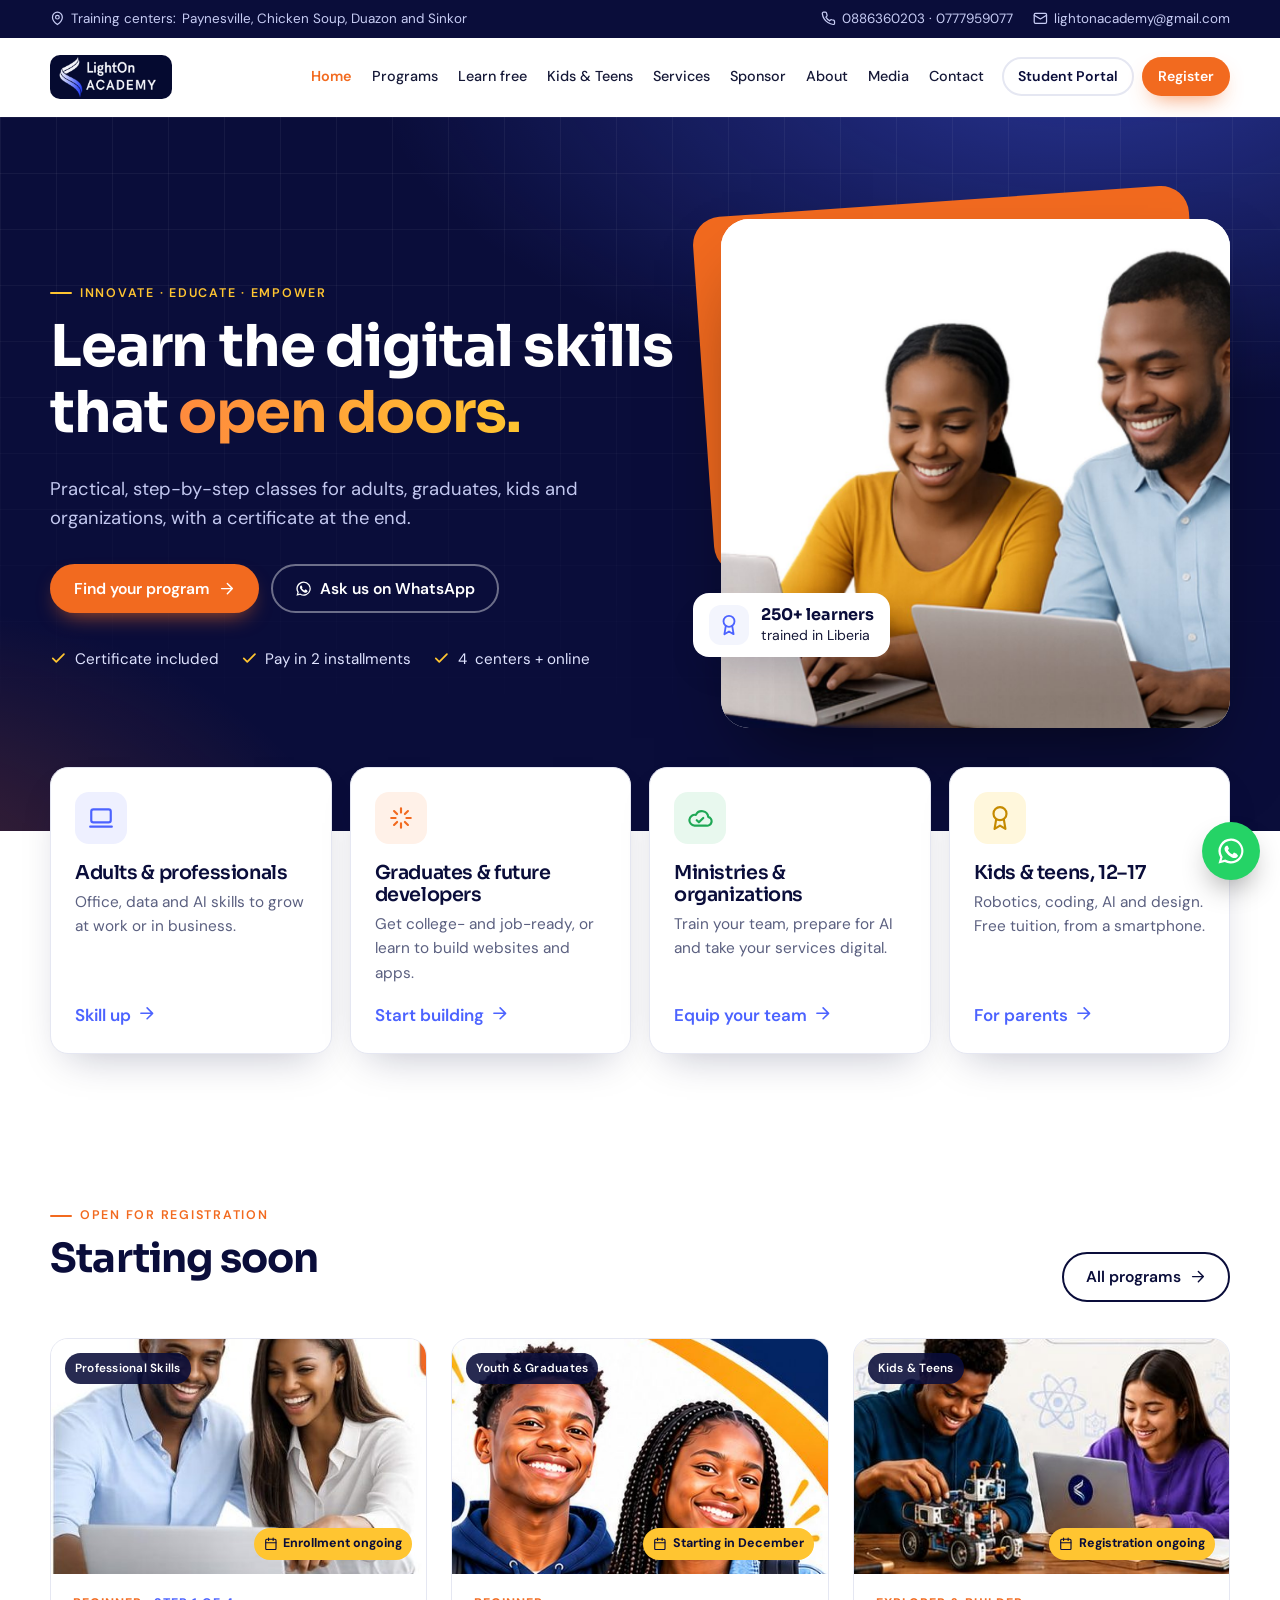
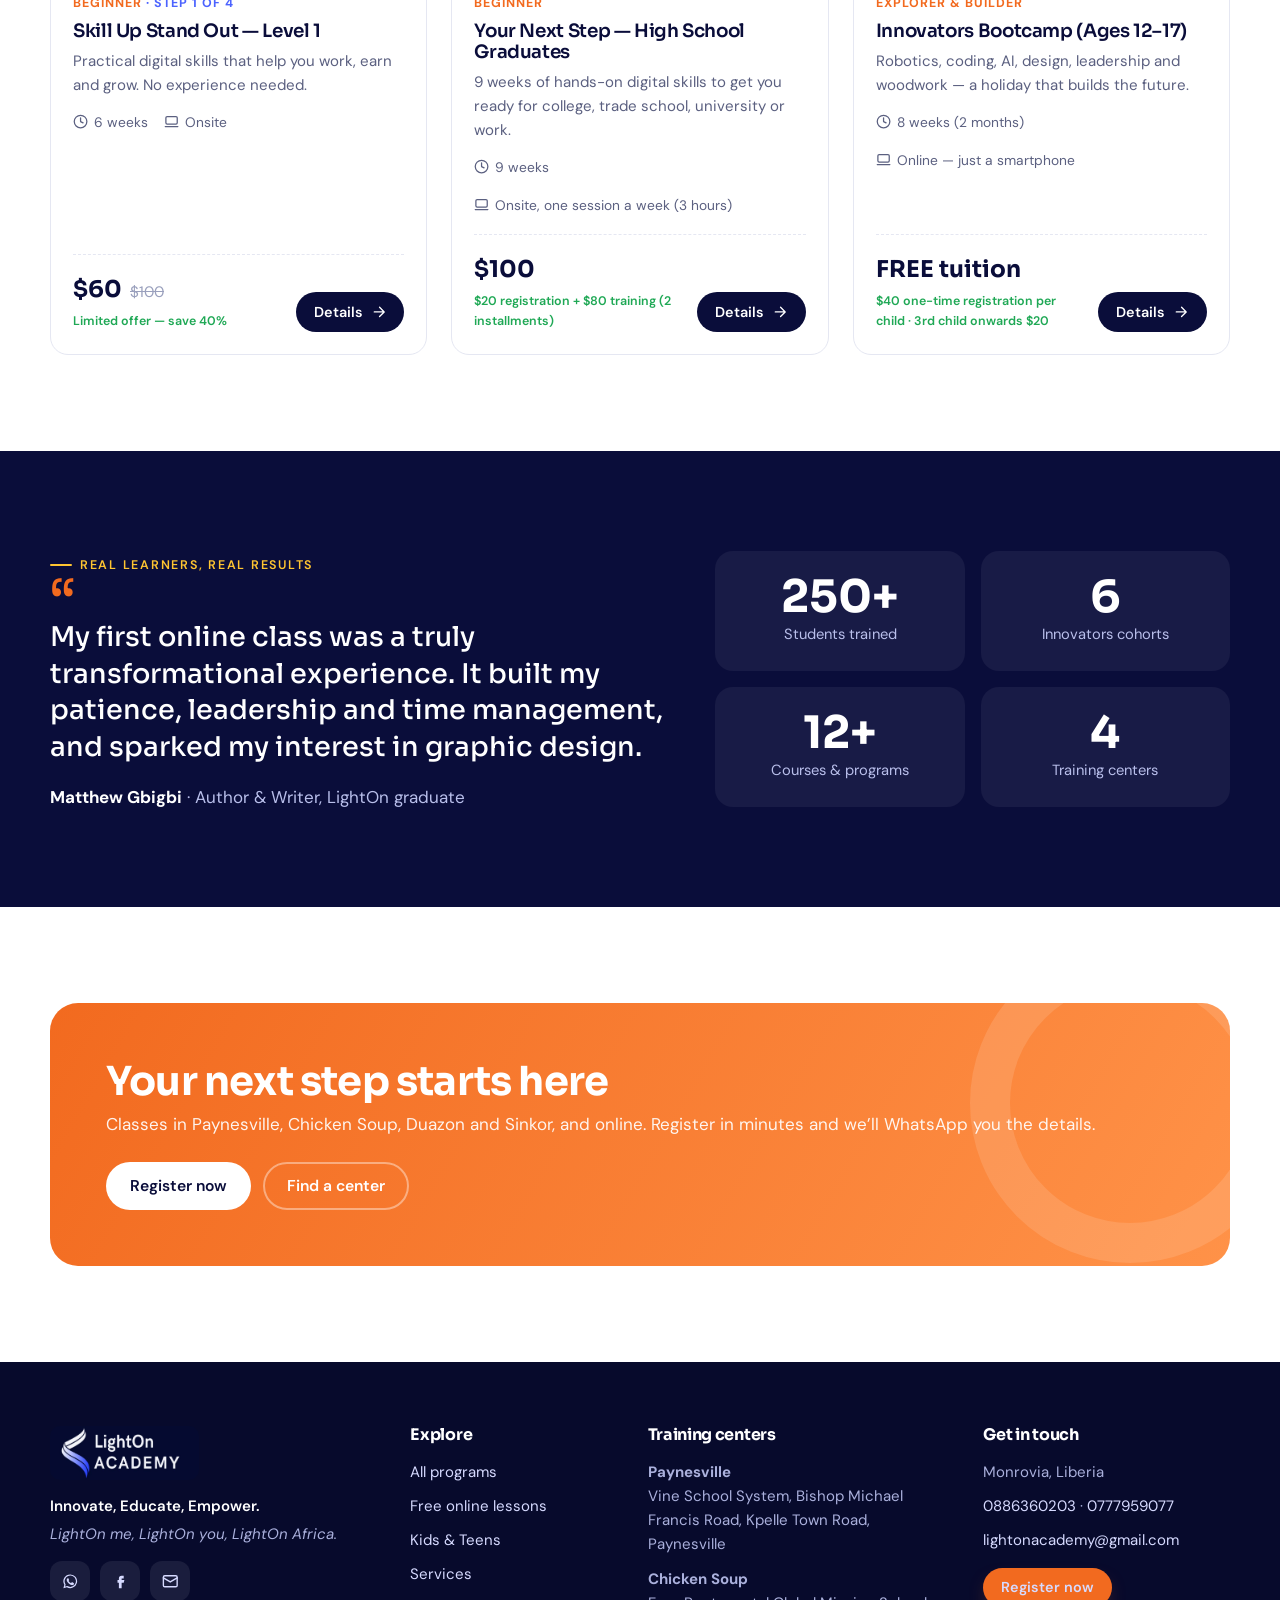
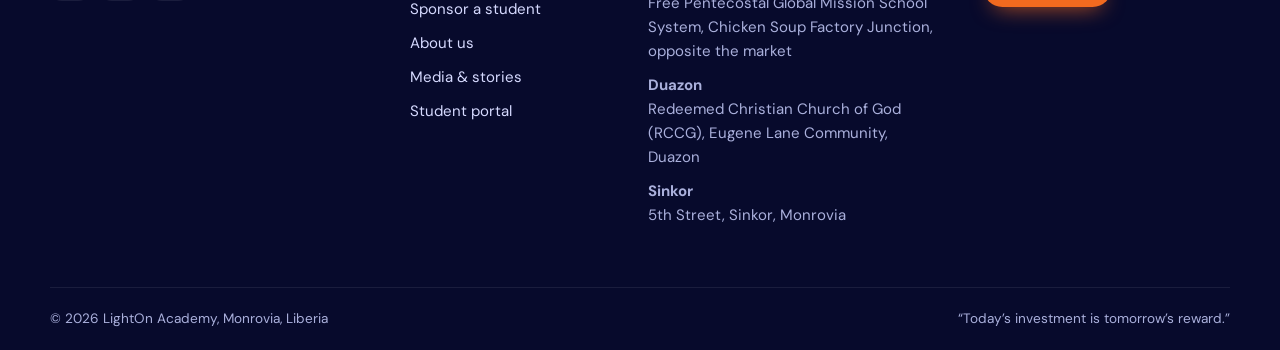
<file: index.html>
<!doctype html>
<html lang="en">
<head>
<meta charset="utf-8">
<meta name="viewport" content="width=device-width,initial-scale=1">
<title>LightOn Academy | Digital Skills Training in Liberia</title>
<meta name="description" content="Practical digital skills, coding and tech bootcamps for adults, graduates and kids in Paynesville, Chicken Soup, Duazon, Sinkor and online. Innovate, Educate, Empower.">
<meta property="og:title" content="LightOn Academy | Digital Skills Training in Liberia">
<meta property="og:description" content="Practical digital skills, coding and tech bootcamps for adults, graduates and kids in Paynesville, Chicken Soup, Duazon, Sinkor and online. Innovate, Educate, Empower.">
<meta property="og:image" content="assets/img/photos/hero-couple.jpg">
<meta property="og:type" content="website">
<meta name="theme-color" content="#0a0d3a">
<link rel="icon" href="assets/img/favicon.png">
<link rel="apple-touch-icon" href="assets/img/apple-touch-icon.png">
<link rel="preconnect" href="https://fonts.googleapis.com"><link rel="preconnect" href="https://fonts.gstatic.com" crossorigin><link href="https://fonts.googleapis.com/css2?family=DM+Sans:opsz,wght@9..40,400;9..40,500;9..40,600;9..40,700&family=Sora:wght@500;600;700&display=swap" rel="stylesheet">
<link rel="stylesheet" href="assets/css/style.css">
<script src="assets/js/config.js"></script>
<script src="assets/js/app.js" defer></script>
</head>
<body data-page="home">
<div id="site-header"></div>
<main>
<section class="hero">
  <div class="wrap hero-grid">
    <div>
      <span class="eyebrow light">Innovate · Educate · Empower</span>
      <h1>Learn the digital skills that <em>open doors.</em></h1>
      <p class="lead">Practical, step-by-step classes for adults, graduates, kids and organizations, with a certificate at the end.</p>
      <div class="hero-ctas">
        <a class="btn btn-orange" href="programs.html">Find your program <span data-icon="arrow"></span></a>
        <a class="btn btn-outline-light" data-wa="Hello LightOn Academy, I'd like help choosing a program." href="#"><span data-icon="wa"></span> Ask us on WhatsApp</a>
      </div>
      <ul class="hero-points">
        <li><span data-icon="check"></span> Certificate included</li>
        <li><span data-icon="check"></span> Pay in 2 installments</li>
        <li><span data-icon="check"></span> <span data-center-count>4</span> centers + online</li>
      </ul>
    </div>
    <div class="hero-art">
      <div class="photo"><img src="assets/img/photos/hero-couple.jpg" alt="Two LightOn Academy learners smiling at their laptops" width="1100" height="1094"></div>
      <div class="float-card fc-1"><span class="ico" data-icon="award"></span><span><strong>250+ learners</strong>trained in Liberia</span></div>
    </div>
  </div>
</section>

<section class="section tight" style="padding-top:0">
  <div class="wrap paths">
    <a class="path reveal" href="programs.html?track=professional">
      <span class="p-ico" data-icon="laptop"></span>
      <h3>Adults &amp; professionals</h3>
      <p>Office, data and AI skills to grow at work or in business.</p>
      <span class="go">Skill up <span data-icon="arrow"></span></span>
    </a>
    <a class="path reveal" href="programs.html?track=tech">
      <span class="p-ico" data-icon="spark"></span>
      <h3>Graduates &amp; future developers</h3>
      <p>Get college- and job-ready, or learn to build websites and apps.</p>
      <span class="go">Start building <span data-icon="arrow"></span></span>
    </a>
    <a class="path reveal" href="programs.html?track=ministry">
      <span class="p-ico" data-icon="cloud"></span>
      <h3>Ministries &amp; organizations</h3>
      <p>Train your team, prepare for AI and take your services digital.</p>
      <span class="go">Equip your team <span data-icon="arrow"></span></span>
    </a>
    <a class="path reveal" href="kids.html">
      <span class="p-ico" data-icon="award"></span>
      <h3>Kids &amp; teens, 12–17</h3>
      <p>Robotics, coding, AI and design. Free tuition, from a smartphone.</p>
      <span class="go">For parents <span data-icon="arrow"></span></span>
    </a>
  </div>
</section>

<section class="section">
  <div class="wrap">
    <div class="sec-head">
      <div><span class="eyebrow">Open for registration</span><h2>Starting soon</h2></div>
      <a class="btn btn-ghost-dark" href="programs.html">All programs <span data-icon="arrow"></span></a>
    </div>
    <div class="grid" data-courses="featured" data-limit="3"><div class="skeleton"></div></div>
  </div>
</section>

<section class="section bg-navy">
  <div class="wrap proof">
    <div class="proof-quote reveal">
      <span class="eyebrow light">Real learners, real results</span>
      <blockquote>My first online class was a truly transformational experience. It built my patience, leadership and time management, and sparked my interest in graphic design.</blockquote>
      <cite><strong>Matthew Gbigbi</strong> · Author &amp; Writer, LightOn graduate</cite>
    </div>
    <div class="stats proof-stats" data-stats></div>
  </div>
  <div class="wrap"><div class="gallery strip" data-gallery data-limit="4"></div></div>
</section>

<section class="section">
  <div class="wrap">
    <div class="cta-band reveal">
      <div><h2>Your next step starts here</h2><p>Classes in <span data-center-list>Paynesville, Chicken Soup, Duazon and Sinkor</span>, and online. Register in minutes and we’ll WhatsApp you the details.</p></div>
      <div class="btns"><a class="btn btn-light" data-register href="https://lightonacademy.github.io/?page=register">Register now</a><a class="btn btn-outline-light" href="contact.html">Find a center</a></div>
    </div>
  </div>
</section>
</main>
<div id="site-footer"></div>
</body>
</html>
</file>
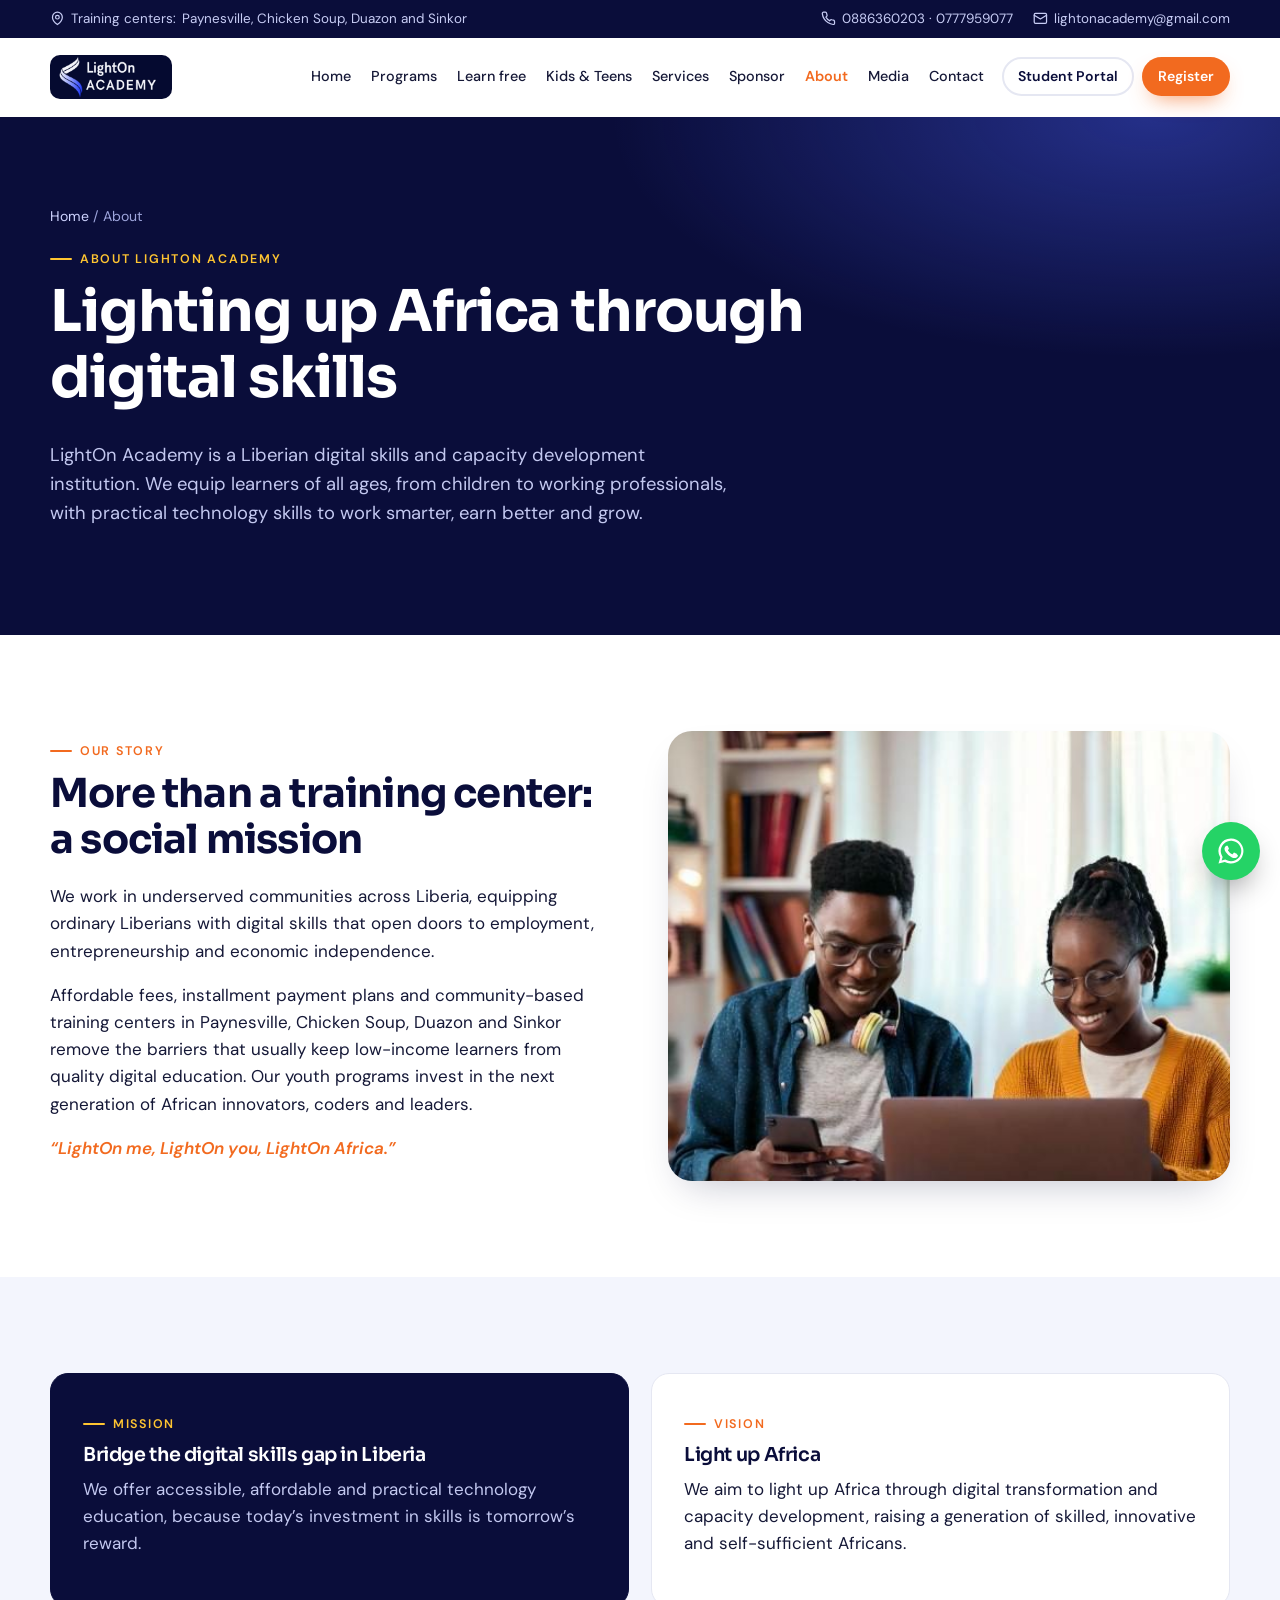
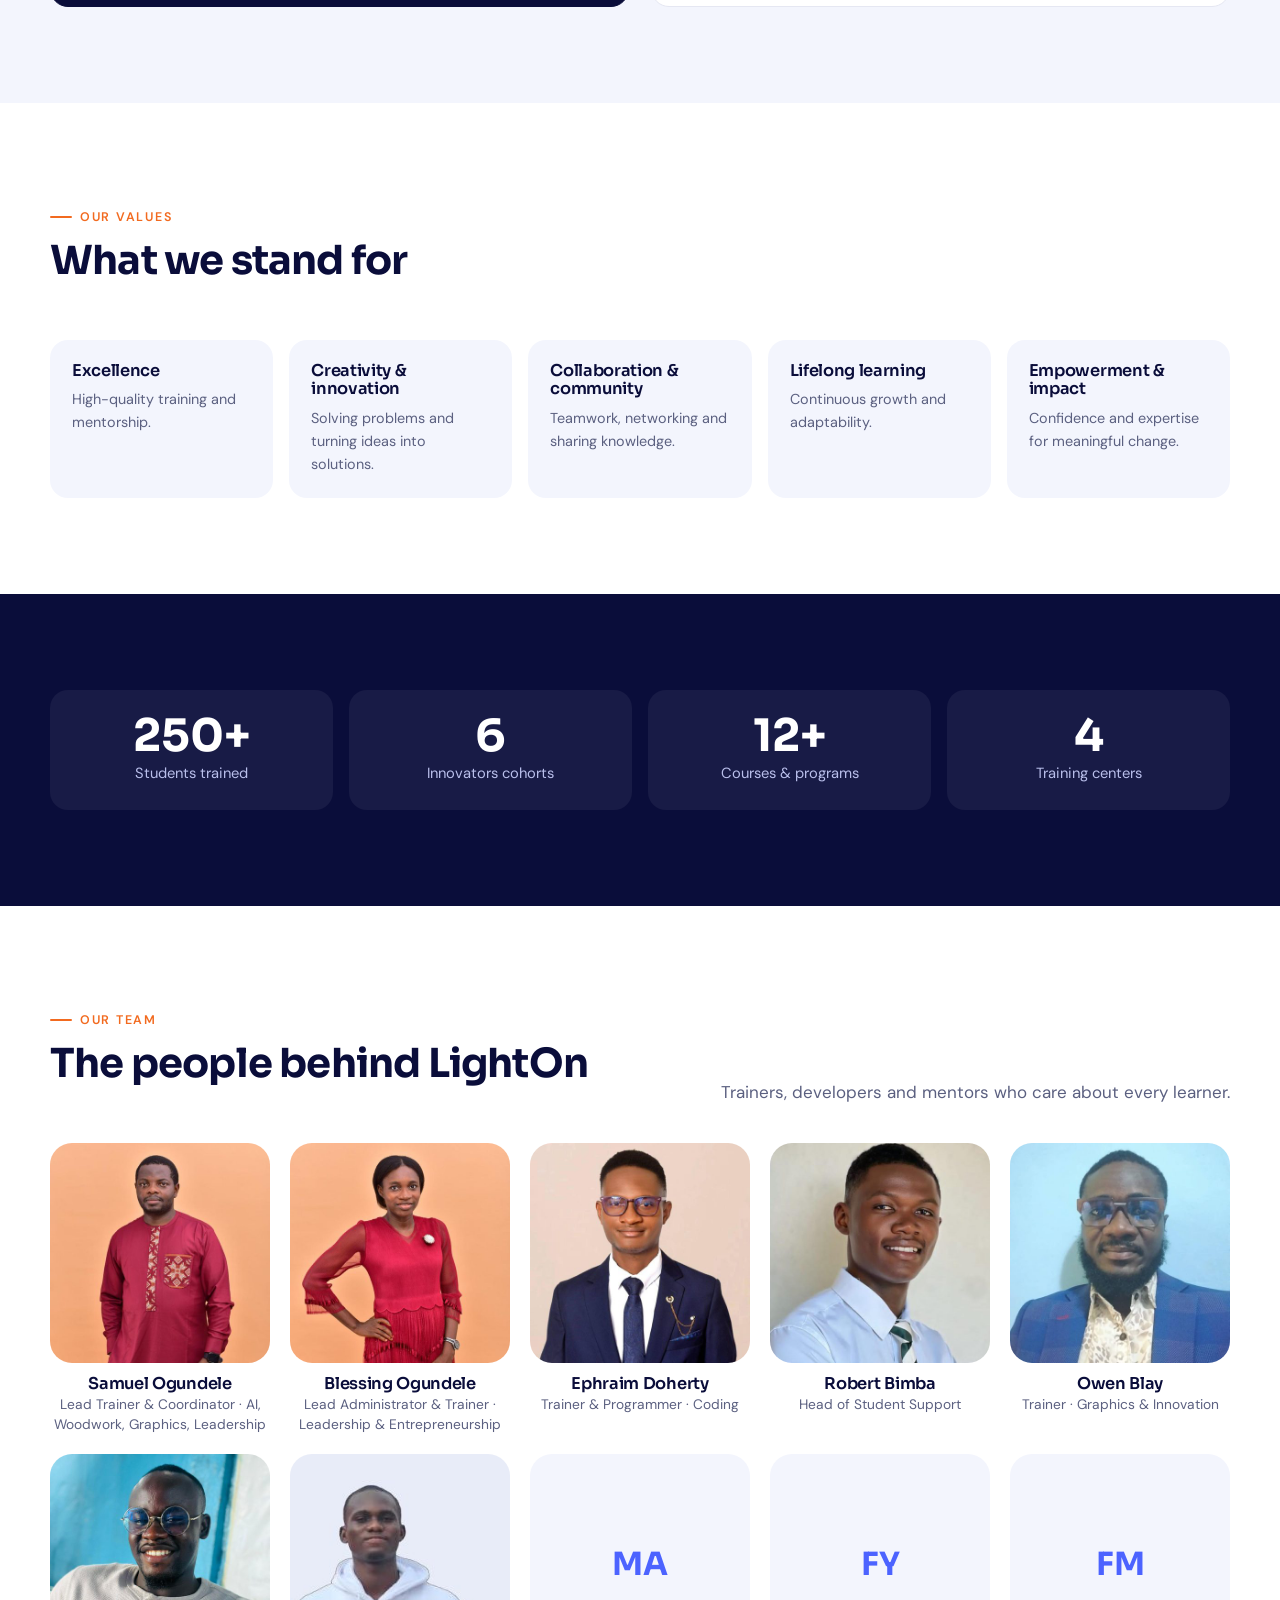
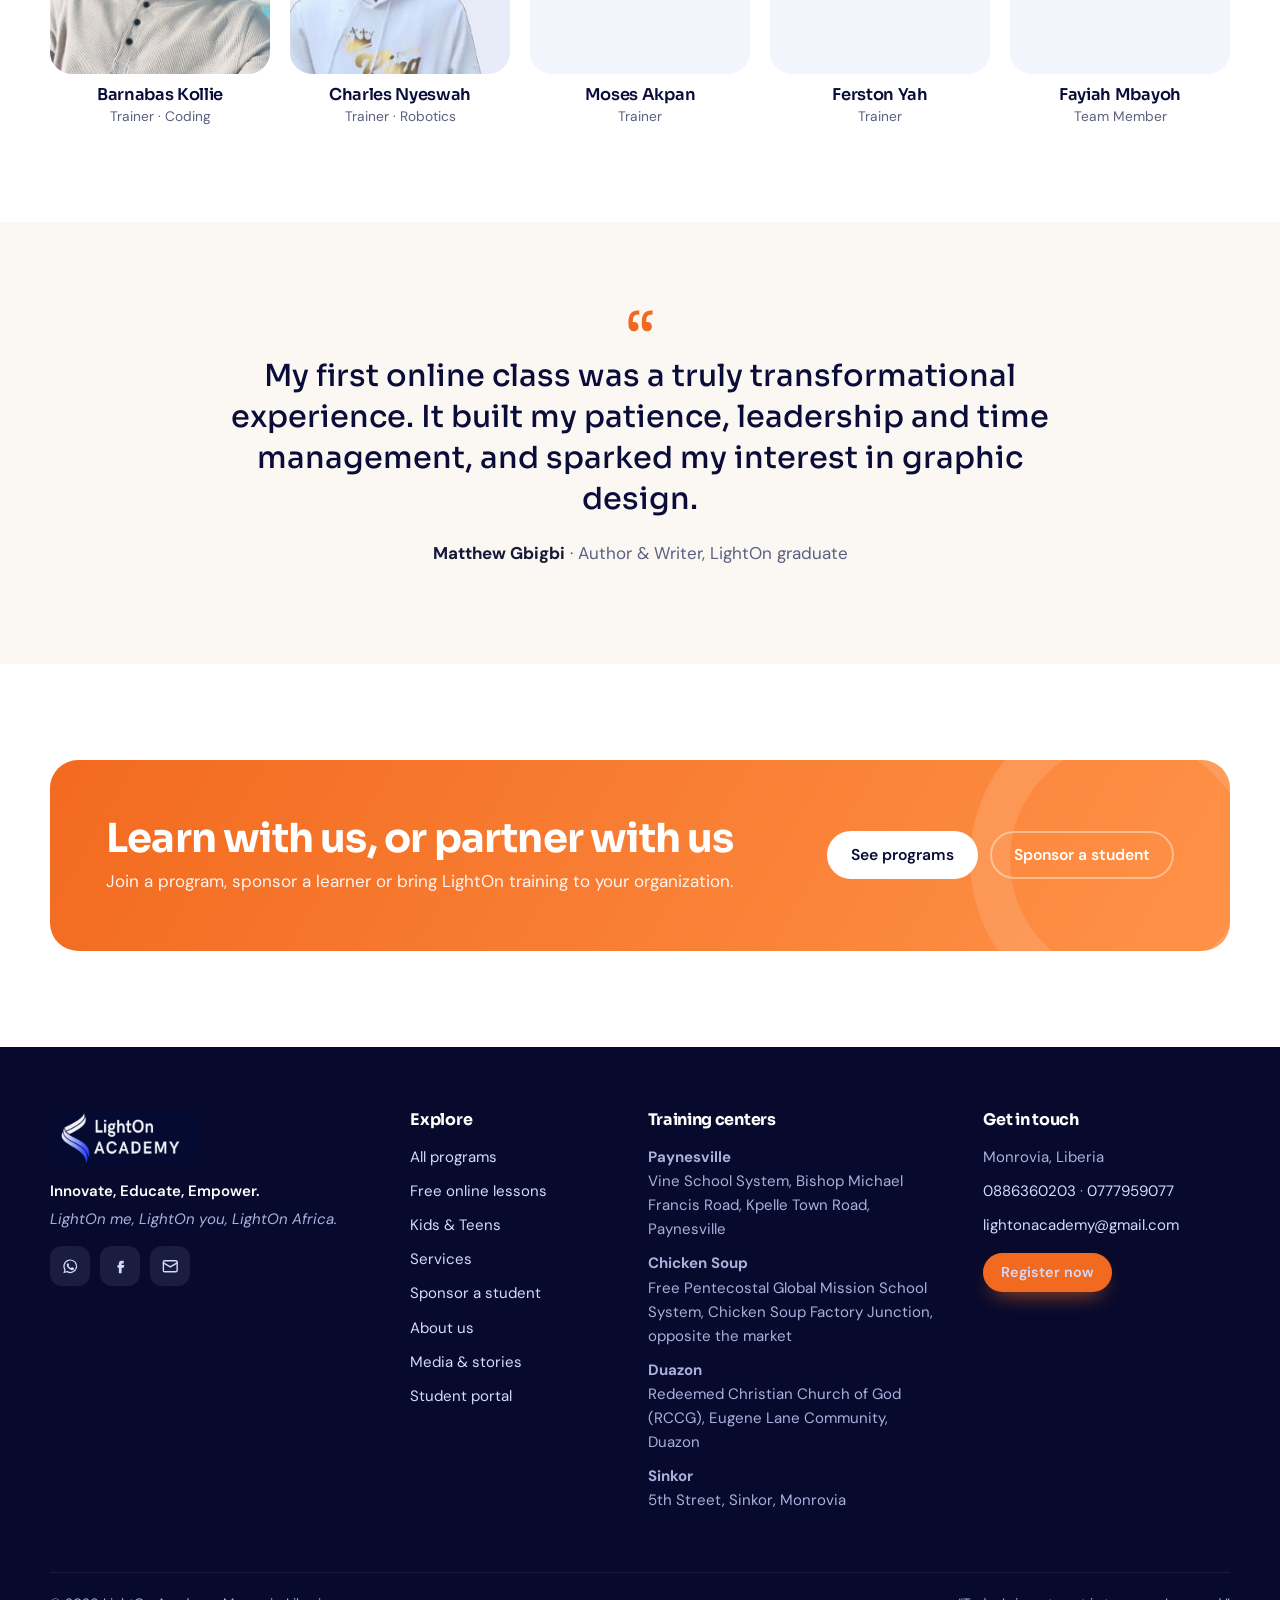
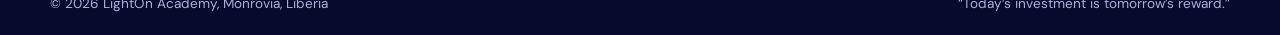
<file: about.html>
<!doctype html>
<html lang="en">
<head>
<meta charset="utf-8">
<meta name="viewport" content="width=device-width,initial-scale=1">
<title>About Us | LightOn Academy</title>
<meta name="description" content="LightOn Academy is a Liberian digital skills and capacity development institution equipping learners of all ages with practical technology skills.">
<meta property="og:title" content="About Us | LightOn Academy">
<meta property="og:description" content="LightOn Academy is a Liberian digital skills and capacity development institution equipping learners of all ages with practical technology skills.">
<meta property="og:image" content="assets/img/photos/hero-couple.jpg">
<meta property="og:type" content="website">
<meta name="theme-color" content="#0a0d3a">
<link rel="icon" href="assets/img/favicon.png">
<link rel="apple-touch-icon" href="assets/img/apple-touch-icon.png">
<link rel="preconnect" href="https://fonts.googleapis.com"><link rel="preconnect" href="https://fonts.gstatic.com" crossorigin><link href="https://fonts.googleapis.com/css2?family=DM+Sans:opsz,wght@9..40,400;9..40,500;9..40,600;9..40,700&family=Sora:wght@500;600;700&display=swap" rel="stylesheet">
<link rel="stylesheet" href="assets/css/style.css">
<script src="assets/js/config.js"></script>
<script src="assets/js/app.js" defer></script>
</head>
<body data-page="about">
<div id="site-header"></div>
<main>
<section class="page-hero">
  <div class="wrap">
    <p class="crumbs"><a href="index.html">Home</a> / About</p>
    <span class="eyebrow light">About LightOn Academy</span>
    <h1>Lighting up Africa through digital skills</h1>
    <p class="lead">LightOn Academy is a Liberian digital skills and capacity development institution. We equip learners of all ages, from children to working professionals, with practical technology skills to work smarter, earn better and grow.</p>
  </div>
</section>

<section class="section">
  <div class="wrap split">
    <div class="reveal">
      <span class="eyebrow">Our story</span>
      <h2>More than a training center: a social mission</h2>
      <p>We work in underserved communities across Liberia, equipping ordinary Liberians with digital skills that open doors to employment, entrepreneurship and economic independence.</p>
      <p>Affordable fees, installment payment plans and community-based training centers in <span data-center-list>Paynesville, Chicken Soup, Duazon and Sinkor</span> remove the barriers that usually keep low-income learners from quality digital education. Our youth programs invest in the next generation of African innovators, coders and leaders.</p>
      <p class="motto" style="color:var(--orange);font-weight:600">“LightOn me, LightOn you, LightOn Africa.”</p>
    </div>
    <div class="split-img reveal"><img src="assets/img/photos/students-study.jpg" alt="Students studying together with a laptop and phone" loading="lazy"></div>
  </div>
</section>

<section class="section bg-soft">
  <div class="wrap mv">
    <div class="mv-card dark reveal"><span class="eyebrow light">Mission</span><h3>Bridge the digital skills gap in Liberia</h3><p>We offer accessible, affordable and practical technology education, because today’s investment in skills is tomorrow’s reward.</p></div>
    <div class="mv-card reveal"><span class="eyebrow">Vision</span><h3>Light up Africa</h3><p>We aim to light up Africa through digital transformation and capacity development, raising a generation of skilled, innovative and self-sufficient Africans.</p></div>
  </div>
</section>

<section class="section">
  <div class="wrap">
    <div class="sec-head"><div><span class="eyebrow">Our values</span><h2>What we stand for</h2></div></div>
    <div class="values">
      <div class="value reveal"><h3>Excellence</h3><p>High-quality training and mentorship.</p></div>
      <div class="value reveal"><h3>Creativity &amp; innovation</h3><p>Solving problems and turning ideas into solutions.</p></div>
      <div class="value reveal"><h3>Collaboration &amp; community</h3><p>Teamwork, networking and sharing knowledge.</p></div>
      <div class="value reveal"><h3>Lifelong learning</h3><p>Continuous growth and adaptability.</p></div>
      <div class="value reveal"><h3>Empowerment &amp; impact</h3><p>Confidence and expertise for meaningful change.</p></div>
    </div>
  </div>
</section>

<section class="section bg-navy">
  <div class="wrap">
    <div class="stats" data-stats></div>
  </div>
</section>

<section class="section">
  <div class="wrap">
    <div class="sec-head"><div><span class="eyebrow">Our team</span><h2>The people behind LightOn</h2></div><p>Trainers, developers and mentors who care about every learner.</p></div>
    <div class="team" data-team></div>
  </div>
</section>

<section class="section bg-soft">
  <div class="wrap">
    <div class="sec-head"><div><span class="eyebrow">Gallery</span><h2>Life at LightOn</h2></div><p>Classes, projects and graduations across our centers.</p></div>
    <div class="gallery" data-gallery></div>
  </div>
</section>

<section class="section bg-cream">
  <div class="wrap quote reveal">
    <blockquote>My first online class was a truly transformational experience. It built my patience, leadership and time management, and sparked my interest in graphic design.</blockquote>
    <cite><strong>Matthew Gbigbi</strong> · Author &amp; Writer, LightOn graduate</cite>
  </div>
</section>

<section class="section">
  <div class="wrap">
    <div class="cta-band reveal">
      <div><h2>Learn with us, or partner with us</h2><p>Join a program, sponsor a learner or bring LightOn training to your organization.</p></div>
      <div class="btns"><a class="btn btn-light" href="programs.html">See programs</a><a class="btn btn-outline-light" href="sponsor.html">Sponsor a student</a></div>
    </div>
  </div>
</section>
</main>
<div id="site-footer"></div>
</body>
</html>
</file>
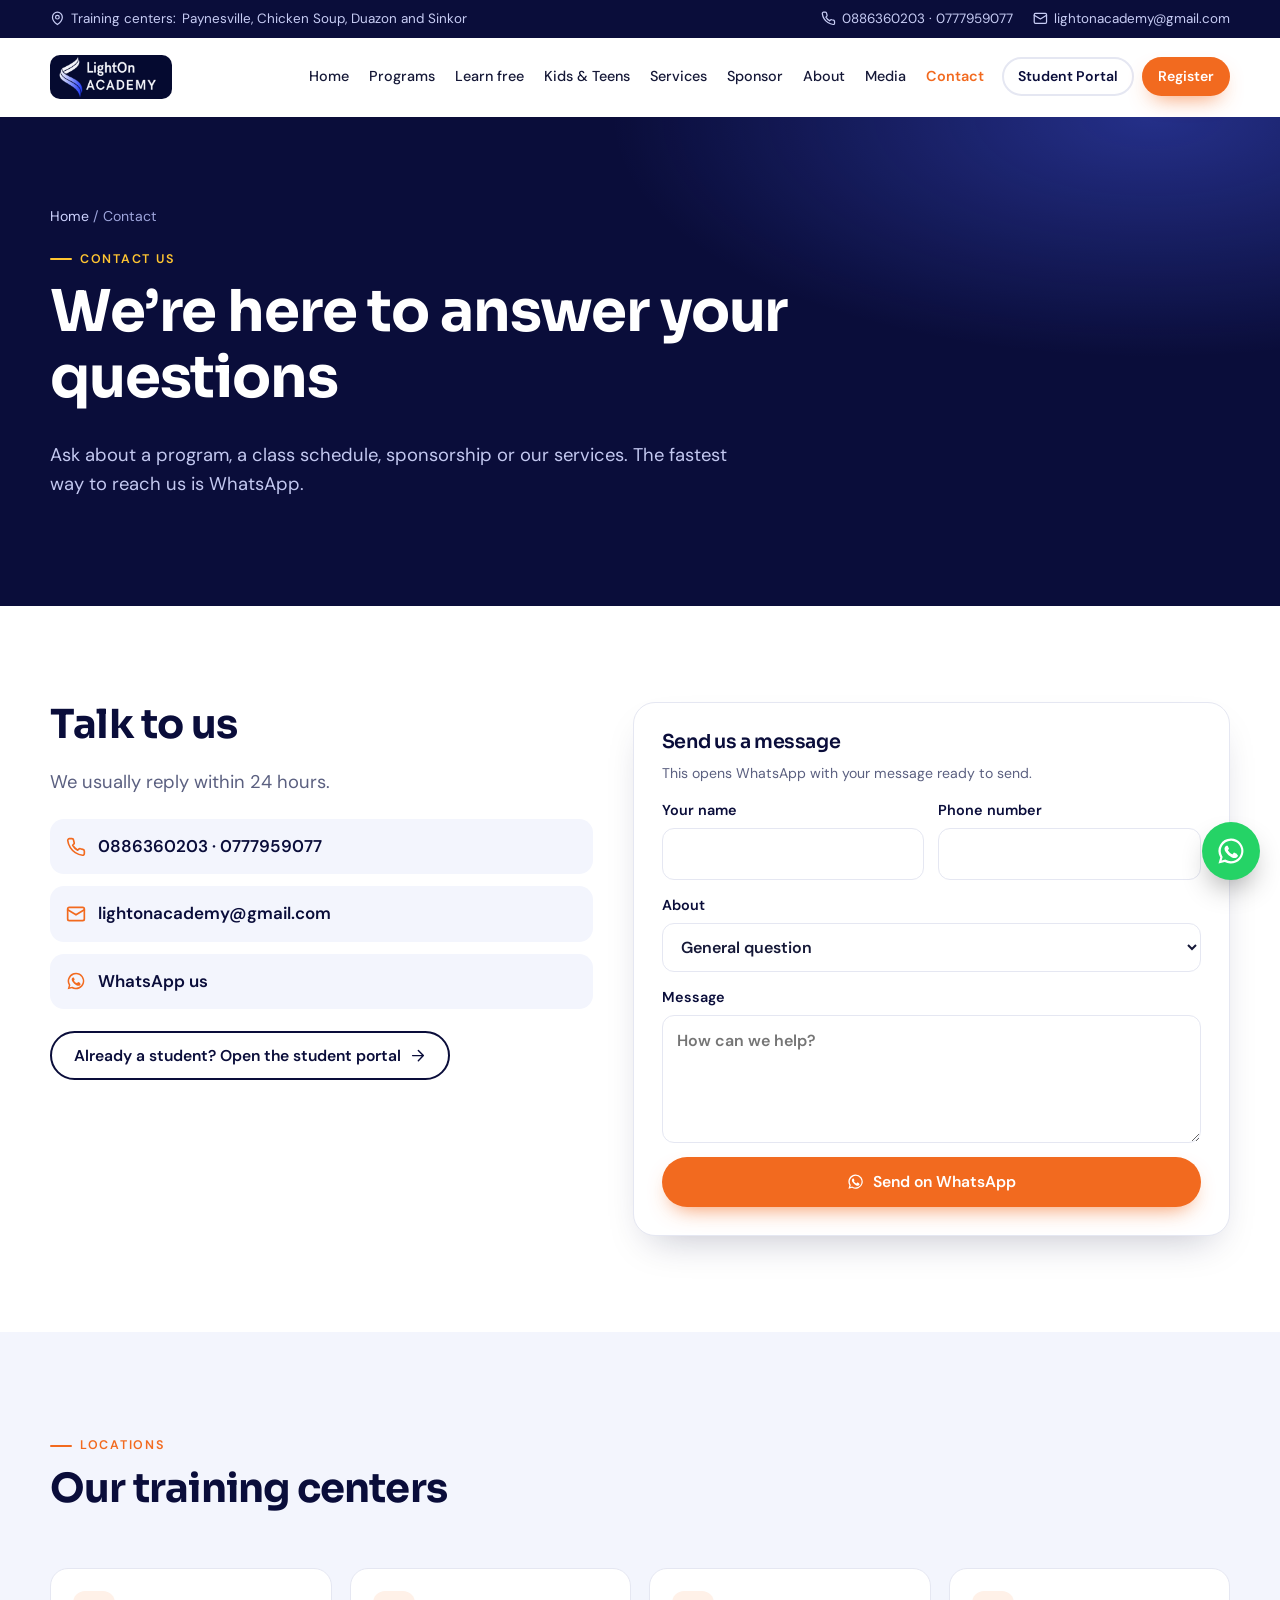
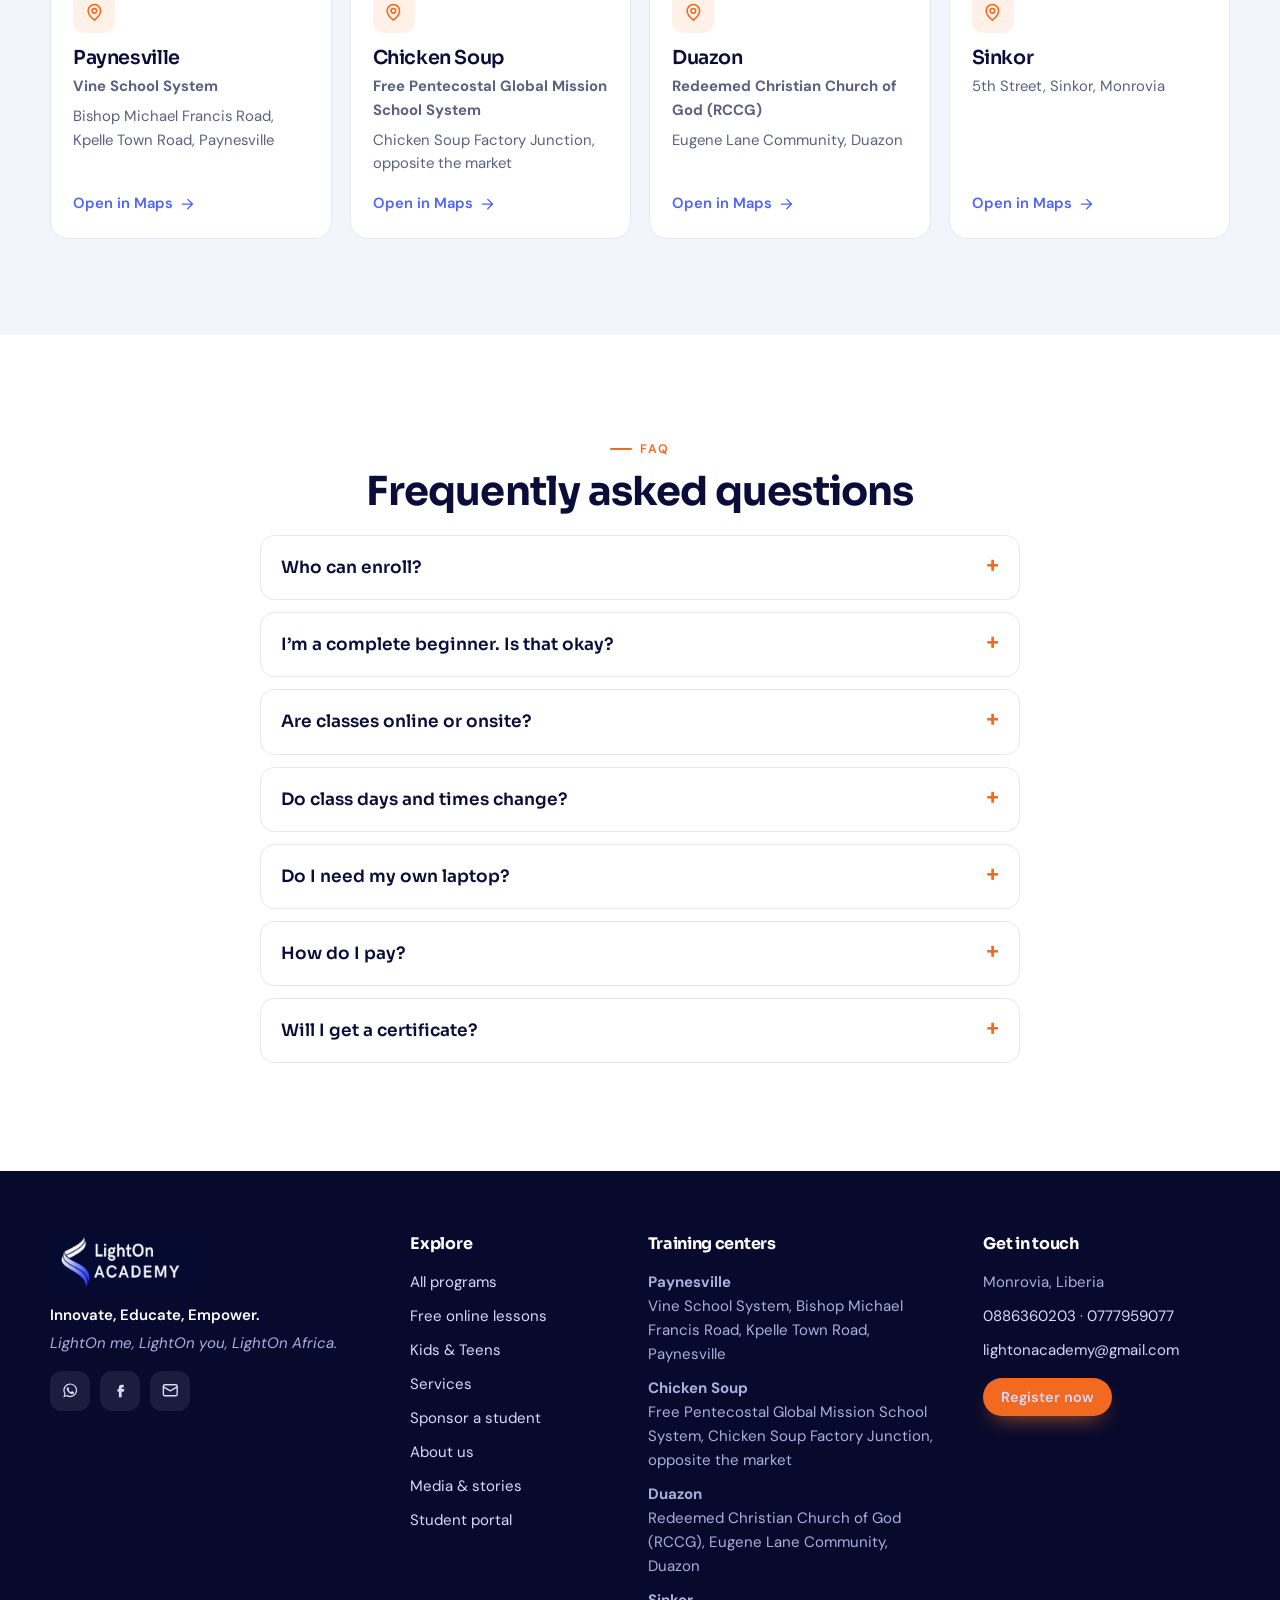
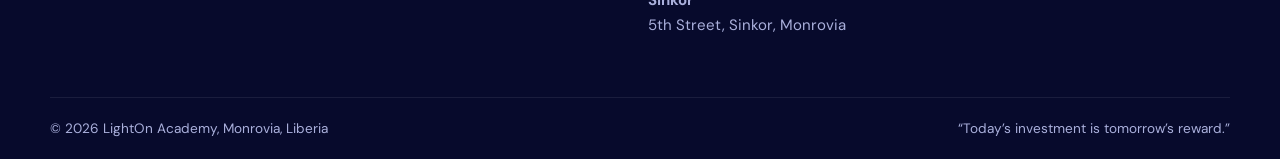
<file: contact.html>
<!doctype html>
<html lang="en">
<head>
<meta charset="utf-8">
<meta name="viewport" content="width=device-width,initial-scale=1">
<title>Contact Us | LightOn Academy</title>
<meta name="description" content="Call or WhatsApp 0886360203 / 0777959077, email lightonacademy@gmail.com, or visit one of our training centers in Paynesville, Chicken Soup, Duazon and Sinkor.">
<meta property="og:title" content="Contact Us | LightOn Academy">
<meta property="og:description" content="Call or WhatsApp 0886360203 / 0777959077, email lightonacademy@gmail.com, or visit one of our training centers in Paynesville, Chicken Soup, Duazon and Sinkor.">
<meta property="og:image" content="assets/img/photos/hero-couple.jpg">
<meta property="og:type" content="website">
<meta name="theme-color" content="#0a0d3a">
<link rel="icon" href="assets/img/favicon.png">
<link rel="apple-touch-icon" href="assets/img/apple-touch-icon.png">
<link rel="preconnect" href="https://fonts.googleapis.com"><link rel="preconnect" href="https://fonts.gstatic.com" crossorigin><link href="https://fonts.googleapis.com/css2?family=DM+Sans:opsz,wght@9..40,400;9..40,500;9..40,600;9..40,700&family=Sora:wght@500;600;700&display=swap" rel="stylesheet">
<link rel="stylesheet" href="assets/css/style.css">
<script src="assets/js/config.js"></script>
<script src="assets/js/app.js" defer></script>
</head>
<body data-page="contact">
<div id="site-header"></div>
<main>
<section class="page-hero">
  <div class="wrap">
    <p class="crumbs"><a href="index.html">Home</a> / Contact</p>
    <span class="eyebrow light">Contact us</span>
    <h1>We’re here to answer your questions</h1>
    <p class="lead">Ask about a program, a class schedule, sponsorship or our services. The fastest way to reach us is WhatsApp.</p>
  </div>
</section>

<section class="section">
  <div class="wrap contact-grid">
    <div class="reveal">
      <h2>Talk to us</h2>
      <p class="lead">We usually reply within 24 hours.</p>
      <div class="contact-list" data-contact-line></div>
      <a class="btn btn-ghost-dark" data-portal href="#">Already a student? Open the student portal <span data-icon="arrow"></span></a>
    </div>
    <form class="form reveal" id="contact-form">
      <h3>Send us a message</h3>
      <p class="small">This opens WhatsApp with your message ready to send.</p>
      <div class="row">
        <label>Your name<input name="name" required autocomplete="name"></label>
        <label>Phone number<input name="phone" type="tel" required autocomplete="tel"></label>
      </div>
      <label>About<select name="course" data-course-select><option value="">General question</option></select></label>
      <label>Message<textarea name="message" rows="4" required placeholder="How can we help?"></textarea></label>
      <button class="btn btn-orange btn-block" type="submit"><span data-icon="wa"></span> Send on WhatsApp</button>
    </form>
  </div>
</section>

<section class="section bg-soft">
  <div class="wrap">
    <div class="sec-head"><div><span class="eyebrow">Locations</span><h2>Our training centers</h2></div></div>
    <div class="centers-grid" data-centers></div>
  </div>
</section>

<section class="section">
  <div class="wrap narrow faq">
    <div class="center"><span class="eyebrow">FAQ</span><h2>Frequently asked questions</h2></div>
    <details><summary>Who can enroll?</summary><p>Anyone ready to learn: children and teens aged 12–17 (Innovators Bootcamp), recent high school graduates, university students, professionals and adults upgrading their skills.</p></details>
    <details><summary>I’m a complete beginner. Is that okay?</summary><p>Yes. Level 1 and Your Next Step need no experience, and every class is taught step by step.</p></details>
    <details><summary>Are classes online or onsite?</summary><p>Both. Most programs run onsite at our training centers in <span data-center-list>Paynesville, Chicken Soup, Duazon and Sinkor</span>. The Innovators Bootcamp and some courses run fully online.</p></details>
    <details><summary>Do class days and times change?</summary><p>Yes. Schedules change from intake to intake. Each program page shows the current days and times, and we confirm your class time on WhatsApp when you register.</p></details>
    <details><summary>Do I need my own laptop?</summary><p>A laptop helps, but it isn’t always required. Online programs like the Innovators Bootcamp work on a smartphone. Ask us about the program you’re interested in.</p></details>
    <details><summary>How do I pay?</summary><p>Most programs can be paid in two parts: 50% before training starts and 50% in week 2. After you register, we’ll WhatsApp you the payment details.</p></details>
    <details><summary>Will I get a certificate?</summary><p>Yes. Every program ends with a certificate of completion.</p></details>
  </div>
</section>
</main>
<div id="site-footer"></div>
</body>
</html>
</file>
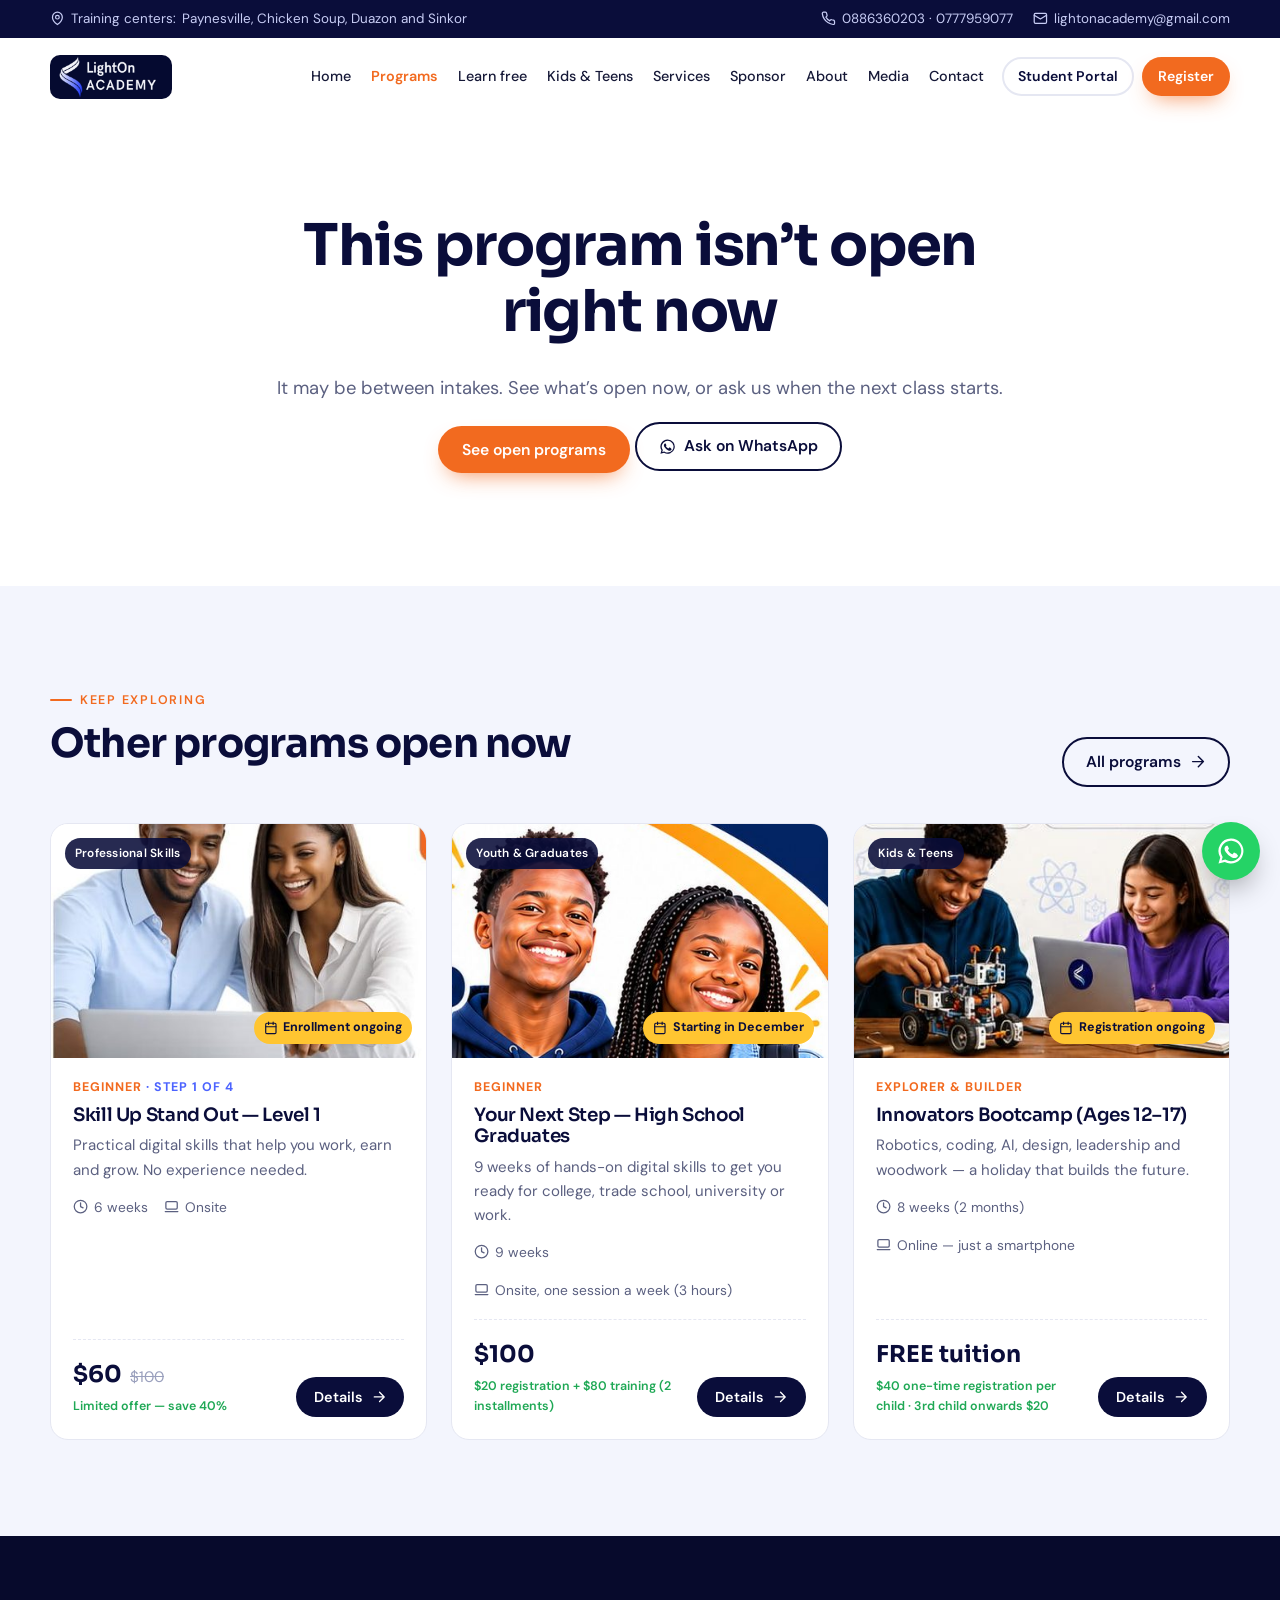
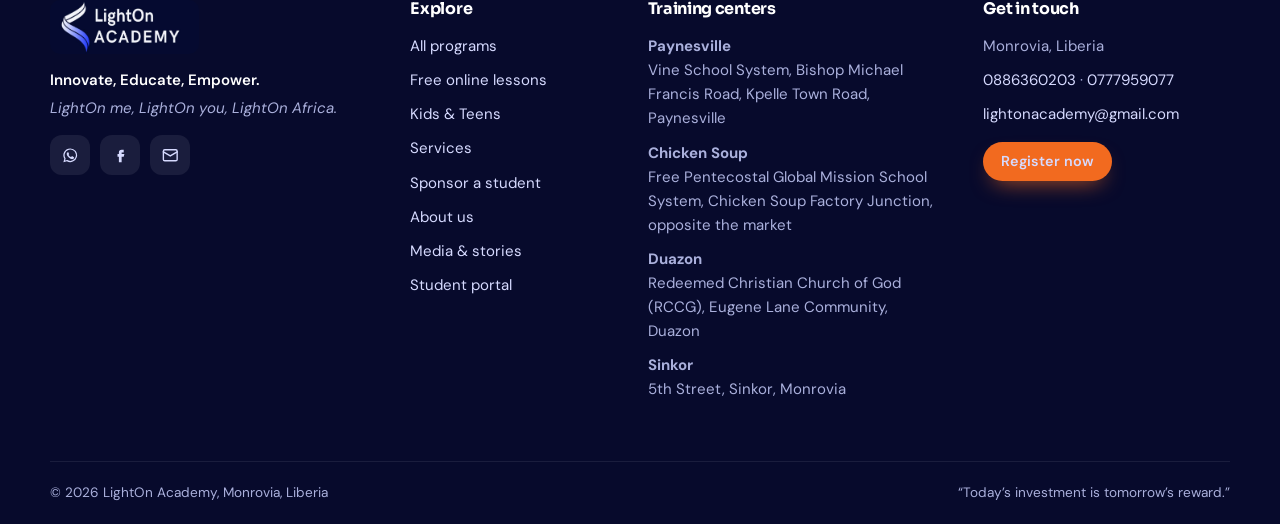
<file: course.html>
<!doctype html>
<html lang="en">
<head>
<meta charset="utf-8">
<meta name="viewport" content="width=device-width,initial-scale=1">
<title>Program details | LightOn Academy</title>
<meta name="description" content="Program details, schedule, fees and registration at LightOn Academy.">
<meta property="og:title" content="Program details | LightOn Academy">
<meta property="og:description" content="Program details, schedule, fees and registration at LightOn Academy.">
<meta property="og:image" content="assets/img/photos/hero-couple.jpg">
<meta property="og:type" content="website">
<meta name="theme-color" content="#0a0d3a">
<link rel="icon" href="assets/img/favicon.png">
<link rel="apple-touch-icon" href="assets/img/apple-touch-icon.png">
<link rel="preconnect" href="https://fonts.googleapis.com"><link rel="preconnect" href="https://fonts.gstatic.com" crossorigin><link href="https://fonts.googleapis.com/css2?family=DM+Sans:opsz,wght@9..40,400;9..40,500;9..40,600;9..40,700&family=Sora:wght@500;600;700&display=swap" rel="stylesheet">
<link rel="stylesheet" href="assets/css/style.css">
<script src="assets/js/config.js"></script>
<script src="assets/js/app.js" defer></script>
</head>
<body data-page="programs">
<div id="site-header"></div>
<main>
<div data-course-detail>
  <section class="c-hero"><div class="wrap"><div class="skeleton" style="height:260px;opacity:.15"></div></div></section>
</div>

<section class="section bg-soft">
  <div class="wrap">
    <div class="sec-head">
      <div><span class="eyebrow">Keep exploring</span><h2>Other programs open now</h2></div>
      <a class="btn btn-ghost-dark" href="programs.html">All programs <span data-icon="arrow"></span></a>
    </div>
    <div class="grid" data-courses="featured" data-limit="3"></div>
  </div>
</section>
</main>
<div id="site-footer"></div>
</body>
</html>
</file>
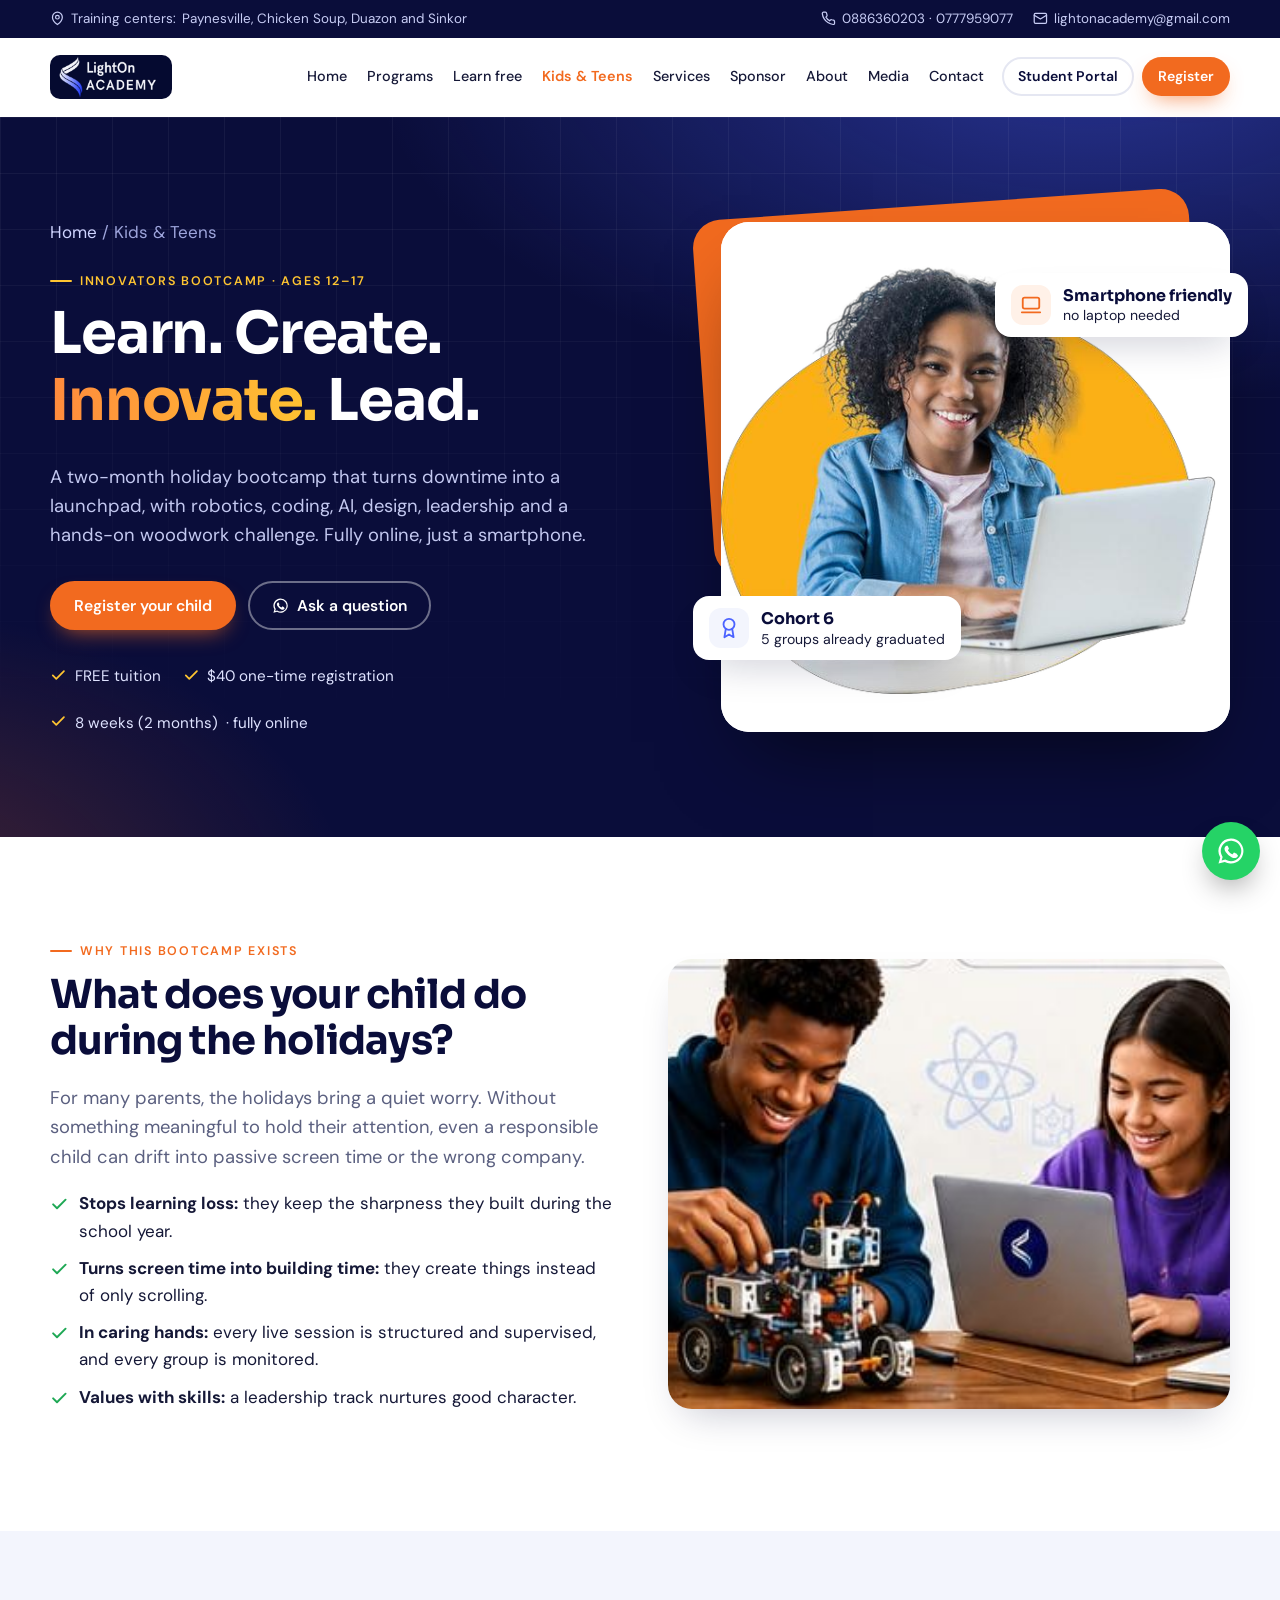
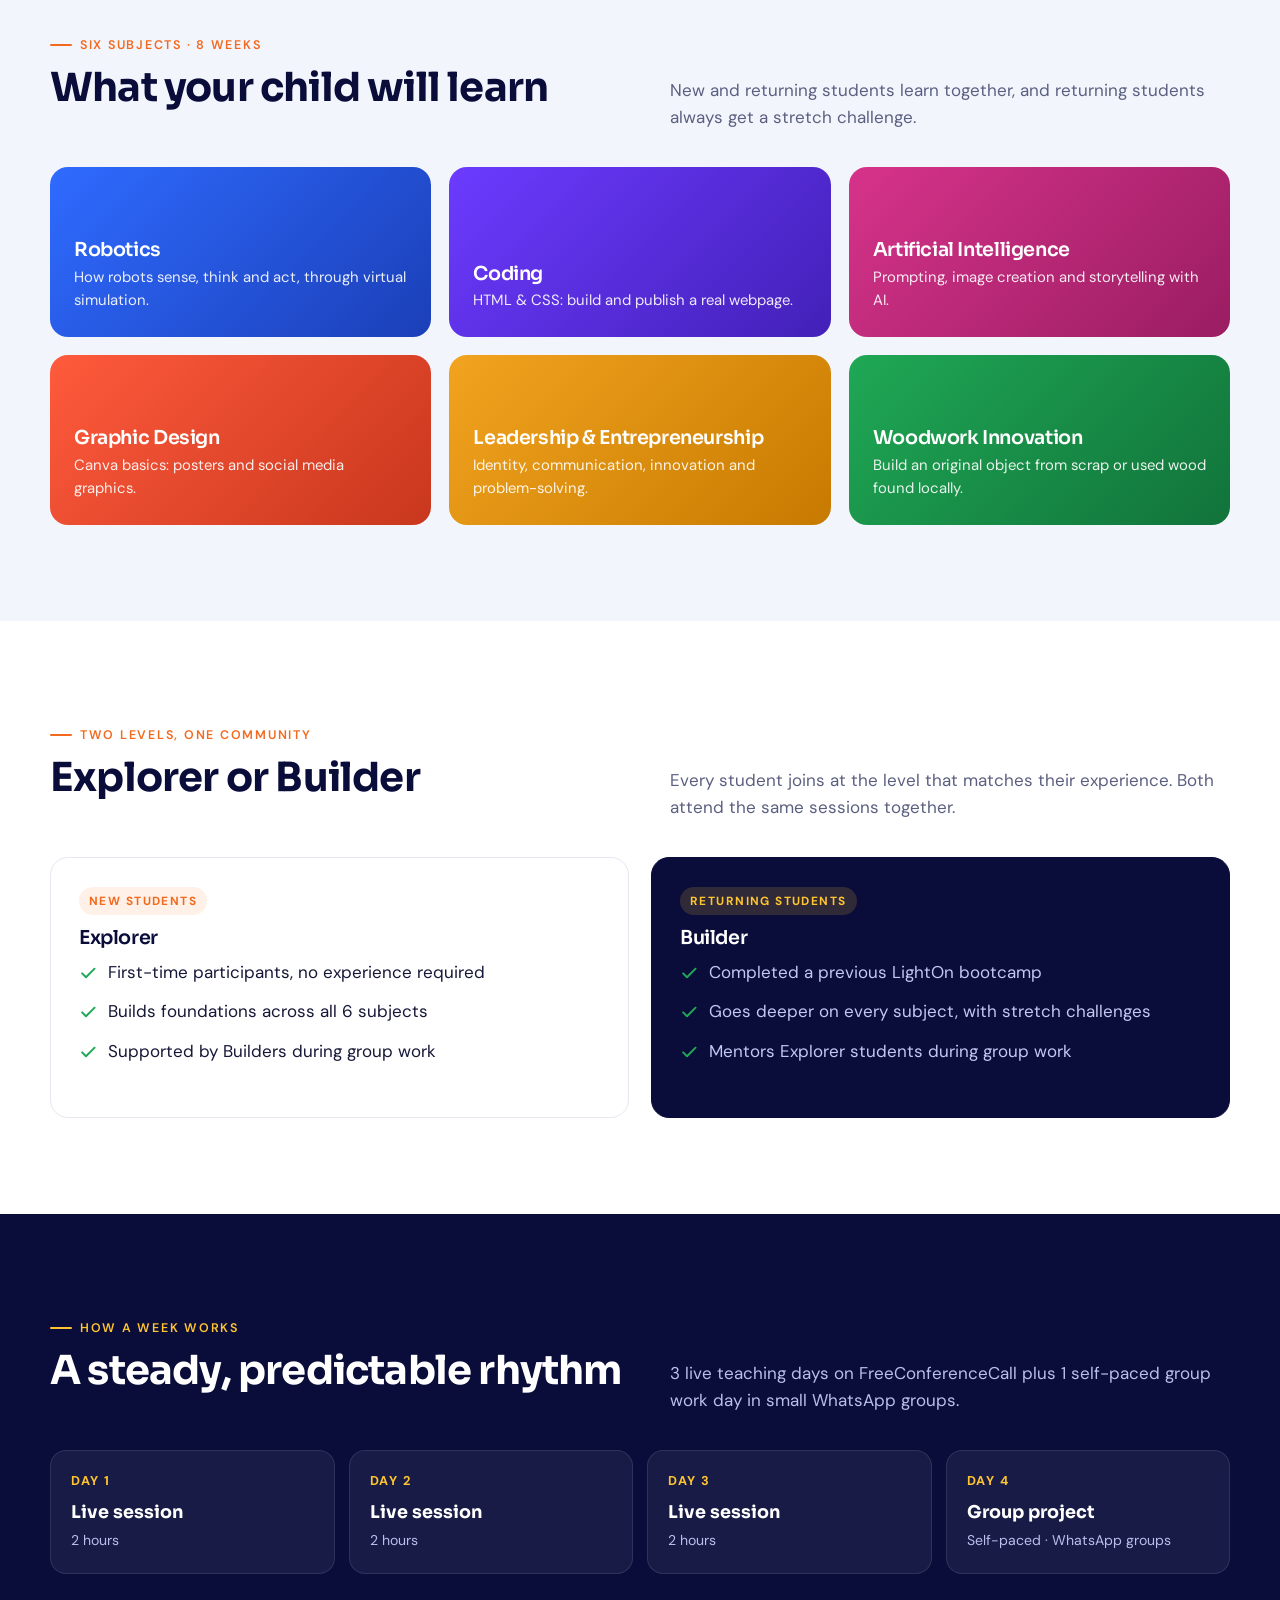
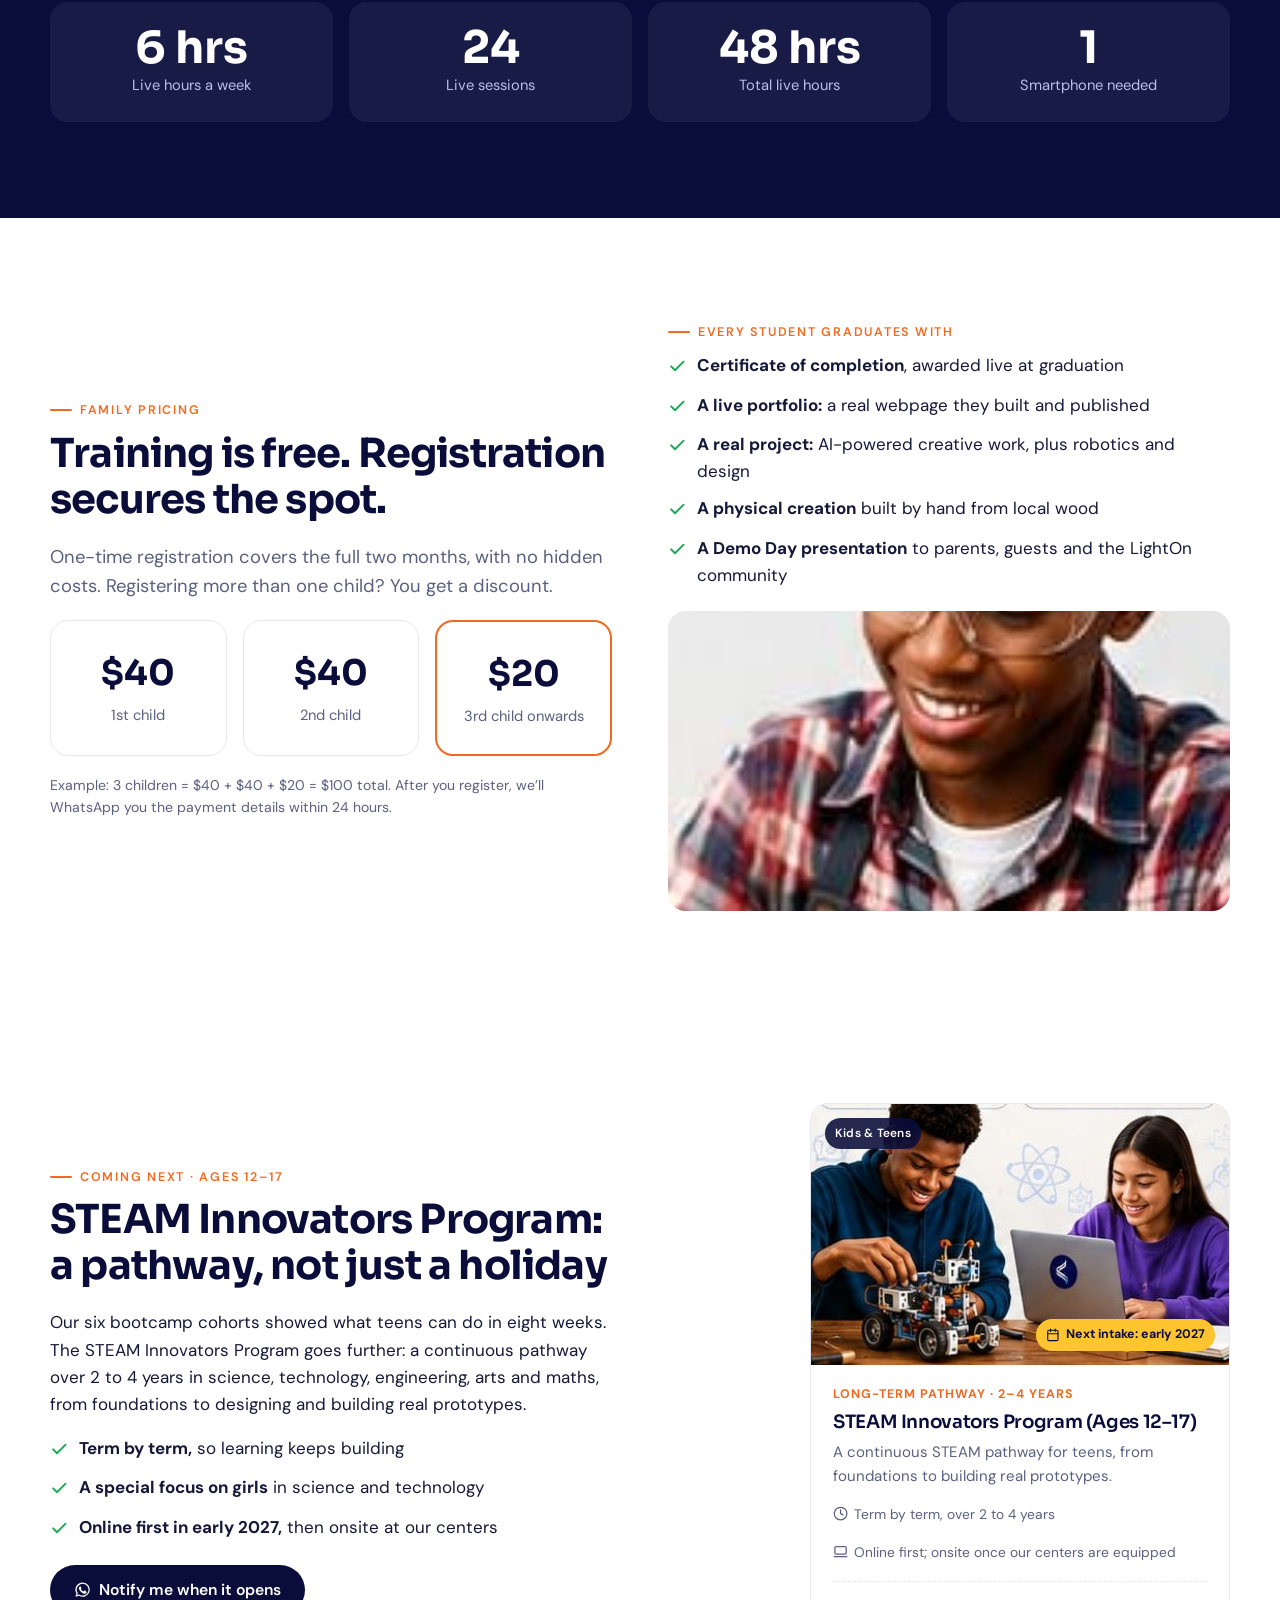
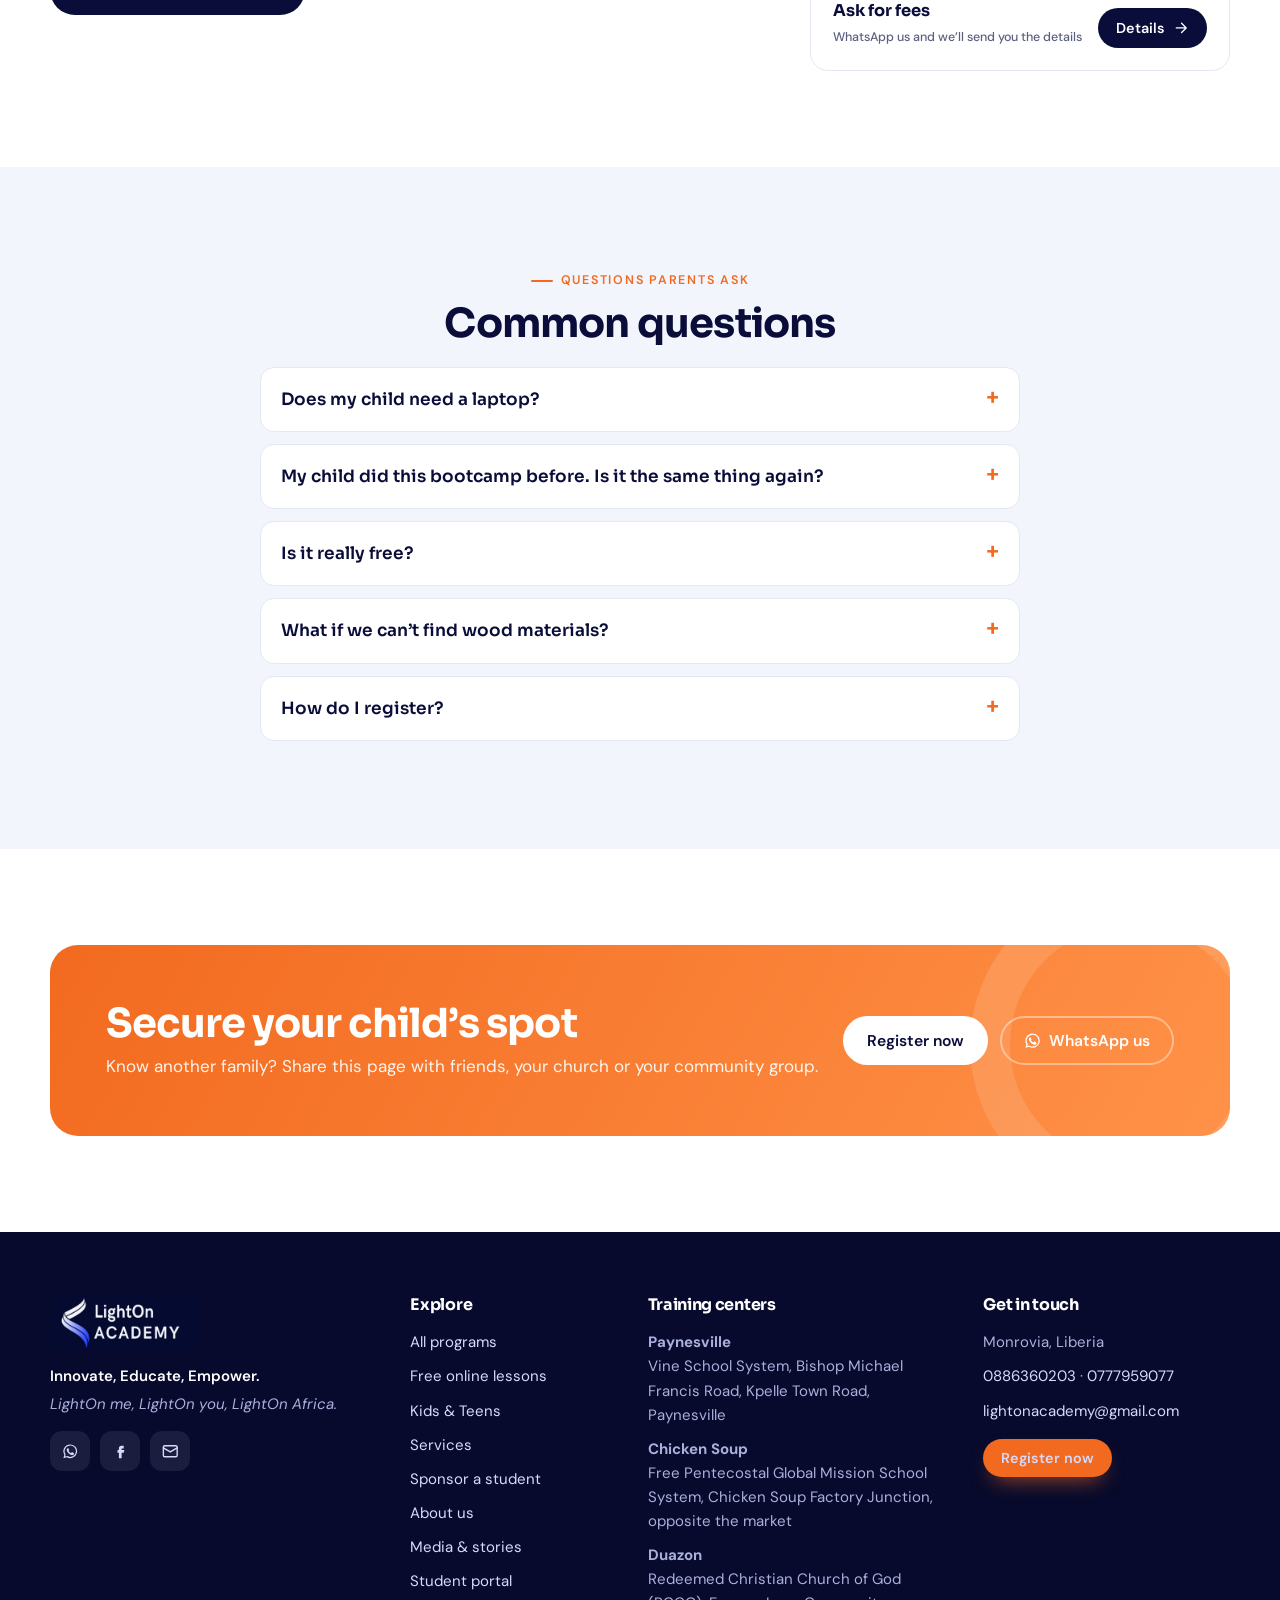
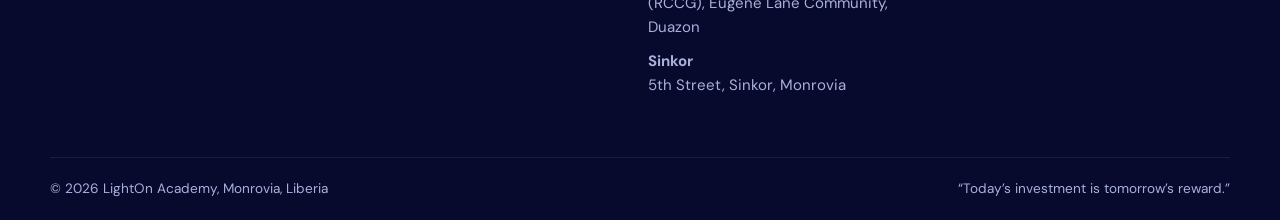
<file: kids.html>
<!doctype html>
<html lang="en">
<head>
<meta charset="utf-8">
<meta name="viewport" content="width=device-width,initial-scale=1">
<title>Innovators Bootcamp for Ages 12–17 | LightOn Academy</title>
<meta name="description" content="Free 8-week online holiday bootcamp for children aged 12–17: robotics, coding, AI, graphic design, leadership and woodwork. Just a smartphone. $40 registration.">
<meta property="og:title" content="Innovators Bootcamp for Ages 12–17 | LightOn Academy">
<meta property="og:description" content="Free 8-week online holiday bootcamp for children aged 12–17: robotics, coding, AI, graphic design, leadership and woodwork. Just a smartphone. $40 registration.">
<meta property="og:image" content="assets/img/photos/hero-couple.jpg">
<meta property="og:type" content="website">
<meta name="theme-color" content="#0a0d3a">
<link rel="icon" href="assets/img/favicon.png">
<link rel="apple-touch-icon" href="assets/img/apple-touch-icon.png">
<link rel="preconnect" href="https://fonts.googleapis.com"><link rel="preconnect" href="https://fonts.gstatic.com" crossorigin><link href="https://fonts.googleapis.com/css2?family=DM+Sans:opsz,wght@9..40,400;9..40,500;9..40,600;9..40,700&family=Sora:wght@500;600;700&display=swap" rel="stylesheet">
<link rel="stylesheet" href="assets/css/style.css">
<script src="assets/js/config.js"></script>
<script src="assets/js/app.js" defer></script>
</head>
<body data-page="kids">
<div id="site-header"></div>
<main>
<section class="hero">
  <div class="wrap hero-grid">
    <div>
      <p class="crumbs" style="color:#9ea5dc"><a href="index.html" style="color:#cfd4ff">Home</a> / Kids &amp; Teens</p>
      <span class="eyebrow light">Innovators Bootcamp · Ages 12–17</span>
      <h1>Learn. Create. <em>Innovate.</em> Lead.</h1>
      <p class="lead">A two-month holiday bootcamp that turns downtime into a launchpad, with robotics, coding, AI, design, leadership and a hands-on woodwork challenge. Fully online, just a smartphone.</p>
      <div class="hero-ctas">
        <a class="btn btn-orange" data-register href="https://lightonacademy.github.io/?page=register" data-if-active="innovators-bootcamp">Register your child</a>
        <a class="btn btn-outline-light" data-wa="Hello LightOn Academy, I'd like to ask about the Innovators Bootcamp for my child." href="#"><span data-icon="wa"></span> Ask a question</a>
      </div>
      <p data-if-inactive="innovators-bootcamp" hidden style="color:var(--sun);font-weight:600">Registration for the next cohort opens soon. Message us on WhatsApp to be notified.</p>
      <ul class="hero-points">
        <li><span data-icon="check"></span> FREE tuition</li>
        <li><span data-icon="check"></span> $40 one-time registration</li>
        <li><span data-icon="check"></span> <span data-field="innovators-bootcamp.duration">8 weeks</span> · fully online</li>
      </ul>
    </div>
    <div class="hero-art">
      <div class="photo"><img src="assets/img/photos/girl-laptop.png" alt="Smiling girl learning on a laptop" style="object-fit:contain;background:#fff"></div>
      <div class="float-card fc-1"><span class="ico" data-icon="award"></span><span><strong>Cohort 6</strong>5 groups already graduated</span></div>
      <div class="float-card fc-2"><span class="ico" data-icon="laptop"></span><span><strong>Smartphone friendly</strong>no laptop needed</span></div>
    </div>
  </div>
</section>

<section class="section">
  <div class="wrap split">
    <div class="reveal">
      <span class="eyebrow">Why this bootcamp exists</span>
      <h2>What does your child do during the holidays?</h2>
      <p class="lead">For many parents, the holidays bring a quiet worry. Without something meaningful to hold their attention, even a responsible child can drift into passive screen time or the wrong company.</p>
      <ul class="ticks">
        <li><span data-icon="check"></span><span><strong>Stops learning loss:</strong> they keep the sharpness they built during the school year.</span></li>
        <li><span data-icon="check"></span><span><strong>Turns screen time into building time:</strong> they create things instead of only scrolling.</span></li>
        <li><span data-icon="check"></span><span><strong>In caring hands:</strong> every live session is structured and supervised, and every group is monitored.</span></li>
        <li><span data-icon="check"></span><span><strong>Values with skills:</strong> a leadership track nurtures good character.</span></li>
      </ul>
    </div>
    <div class="split-img reveal"><img src="assets/img/photos/robotics.jpg" alt="Teens working on a robot and a laptop" loading="lazy"></div>
  </div>
</section>

<section class="section bg-soft">
  <div class="wrap">
    <div class="sec-head"><div><span class="eyebrow">Six subjects · 8 weeks</span><h2>What your child will learn</h2></div><p>New and returning students learn together, and returning students always get a stretch challenge.</p></div>
    <div class="subjects">
      <div class="subject s1 reveal"><h3>Robotics</h3><p>How robots sense, think and act, through virtual simulation.</p></div>
      <div class="subject s2 reveal"><h3>Coding</h3><p>HTML &amp; CSS: build and publish a real webpage.</p></div>
      <div class="subject s3 reveal"><h3>Artificial Intelligence</h3><p>Prompting, image creation and storytelling with AI.</p></div>
      <div class="subject s4 reveal"><h3>Graphic Design</h3><p>Canva basics: posters and social media graphics.</p></div>
      <div class="subject s5 reveal"><h3>Leadership &amp; Entrepreneurship</h3><p>Identity, communication, innovation and problem-solving.</p></div>
      <div class="subject s6 reveal"><h3>Woodwork Innovation</h3><p>Build an original object from scrap or used wood found locally.</p></div>
    </div>
  </div>
</section>

<section class="section">
  <div class="wrap">
    <div class="sec-head"><div><span class="eyebrow">Two levels, one community</span><h2>Explorer or Builder</h2></div><p>Every student joins at the level that matches their experience. Both attend the same sessions together.</p></div>
    <div class="levels">
      <div class="level reveal"><span class="badge">New students</span><h3>Explorer</h3><ul class="ticks"><li><span data-icon="check"></span>First-time participants, no experience required</li><li><span data-icon="check"></span>Builds foundations across all 6 subjects</li><li><span data-icon="check"></span>Supported by Builders during group work</li></ul></div>
      <div class="level b reveal"><span class="badge">Returning students</span><h3>Builder</h3><ul class="ticks"><li><span data-icon="check"></span>Completed a previous LightOn bootcamp</li><li><span data-icon="check"></span>Goes deeper on every subject, with stretch challenges</li><li><span data-icon="check"></span>Mentors Explorer students during group work</li></ul></div>
    </div>
  </div>
</section>

<section class="section bg-navy">
  <div class="wrap">
    <div class="sec-head"><div><span class="eyebrow light">How a week works</span><h2>A steady, predictable rhythm</h2></div><p>3 live teaching days on FreeConferenceCall plus 1 self-paced group work day in small WhatsApp groups.</p></div>
    <div class="rhythm">
      <div class="day reveal"><b>Day 1</b><strong>Live session</strong><span>2 hours</span></div>
      <div class="day reveal"><b>Day 2</b><strong>Live session</strong><span>2 hours</span></div>
      <div class="day reveal"><b>Day 3</b><strong>Live session</strong><span>2 hours</span></div>
      <div class="day reveal"><b>Day 4</b><strong>Group project</strong><span>Self-paced · WhatsApp groups</span></div>
    </div>
    <div class="stats" style="margin-top:28px">
      <div class="stat"><strong>6 hrs</strong><span>Live hours a week</span></div>
      <div class="stat"><strong>24</strong><span>Live sessions</span></div>
      <div class="stat"><strong>48 hrs</strong><span>Total live hours</span></div>
      <div class="stat"><strong>1</strong><span>Smartphone needed</span></div>
    </div>
  </div>
</section>

<section class="section">
  <div class="wrap split">
    <div class="reveal">
      <span class="eyebrow">Family pricing</span>
      <h2>Training is free. Registration secures the spot.</h2>
      <p class="lead">One-time registration covers the full two months, with no hidden costs. Registering more than one child? You get a discount.</p>
      <div class="family">
        <div class="fam"><strong>$40</strong><span>1st child</span></div>
        <div class="fam"><strong>$40</strong><span>2nd child</span></div>
        <div class="fam hl"><strong>$20</strong><span>3rd child onwards</span></div>
      </div>
      <p class="small">Example: 3 children = $40 + $40 + $20 = $100 total. After you register, we’ll WhatsApp you the payment details within 24 hours.</p>
    </div>
    <div class="reveal">
      <span class="eyebrow">Every student graduates with</span>
      <ul class="ticks">
        <li><span data-icon="check"></span><span><strong>Certificate of completion</strong>, awarded live at graduation</span></li>
        <li><span data-icon="check"></span><span><strong>A live portfolio:</strong> a real webpage they built and published</span></li>
        <li><span data-icon="check"></span><span><strong>A real project:</strong> AI-powered creative work, plus robotics and design</span></li>
        <li><span data-icon="check"></span><span><strong>A physical creation</strong> built by hand from local wood</span></li>
        <li><span data-icon="check"></span><span><strong>A Demo Day presentation</strong> to parents, guests and the LightOn community</span></li>
      </ul>
      <img src="assets/img/photos/woodwork.jpg" alt="Student finishing a wooden birdhouse" loading="lazy" style="border-radius:18px;max-height:300px;width:100%;object-fit:cover;object-position:center 15%">
    </div>
  </div>
</section>

<section class="section" data-hide-box>
  <div class="wrap split">
    <div class="reveal">
      <span class="eyebrow">Coming next · ages 12–17</span>
      <h2>STEAM Innovators Program: a pathway, not just a holiday</h2>
      <p>Our six bootcamp cohorts showed what teens can do in eight weeks. The STEAM Innovators Program goes further: a continuous pathway over 2 to 4 years in science, technology, engineering, arts and maths, from foundations to designing and building real prototypes.</p>
      <ul class="ticks">
        <li><span data-icon="check"></span><span><strong>Term by term,</strong> so learning keeps building</span></li>
        <li><span data-icon="check"></span><span><strong>A special focus on girls</strong> in science and technology</span></li>
        <li><span data-icon="check"></span><span><strong>Online first in early 2027,</strong> then onsite at our centers</span></li>
      </ul>
      <a class="btn btn-navy" data-wa="Hello LightOn Academy, please let me know when the STEAM Innovators Program opens for registration." href="#"><span data-icon="wa"></span> Notify me when it opens</a>
    </div>
    <div class="grid one" data-courses="ids:steam-innovators" data-hide-empty></div>
  </div>
</section>

<section class="section bg-soft">
  <div class="wrap narrow faq">
    <div class="center"><span class="eyebrow">Questions parents ask</span><h2>Common questions</h2></div>
    <details><summary>Does my child need a laptop?</summary><p>No. Everything works on a smartphone with free tools and a browser. Woodwork uses materials found locally, so there’s nothing to buy.</p></details>
    <details><summary>My child did this bootcamp before. Is it the same thing again?</summary><p>No. Returning students join as Builders, with a stretch challenge in every subject, so they go deeper into real projects instead of repeating the basics.</p></details>
    <details><summary>Is it really free?</summary><p>Yes, the training is completely free. A one-time $40 registration fee secures a spot and covers the full two months. There are no hidden costs.</p></details>
    <details><summary>What if we can’t find wood materials?</summary><p>Any scrap, broken or small piece of wood works. Facilitators help students who need help getting started.</p></details>
    <details><summary>How do I register?</summary><p>Register online or send us a WhatsApp message on 0886360203. Our team responds within 24 hours with next steps and payment details.</p></details>
  </div>
</section>

<section class="section">
  <div class="wrap">
    <div class="cta-band reveal">
      <div><h2>Secure your child’s spot</h2><p>Know another family? Share this page with friends, your church or your community group.</p></div>
      <div class="btns"><a class="btn btn-light" data-register href="https://lightonacademy.github.io/?page=register">Register now</a><a class="btn btn-outline-light" data-wa="Hello LightOn Academy, I'd like to register my child for the Innovators Bootcamp." href="#"><span data-icon="wa"></span> WhatsApp us</a></div>
    </div>
  </div>
</section>
</main>
<div id="site-footer"></div>
</body>
</html>
</file>
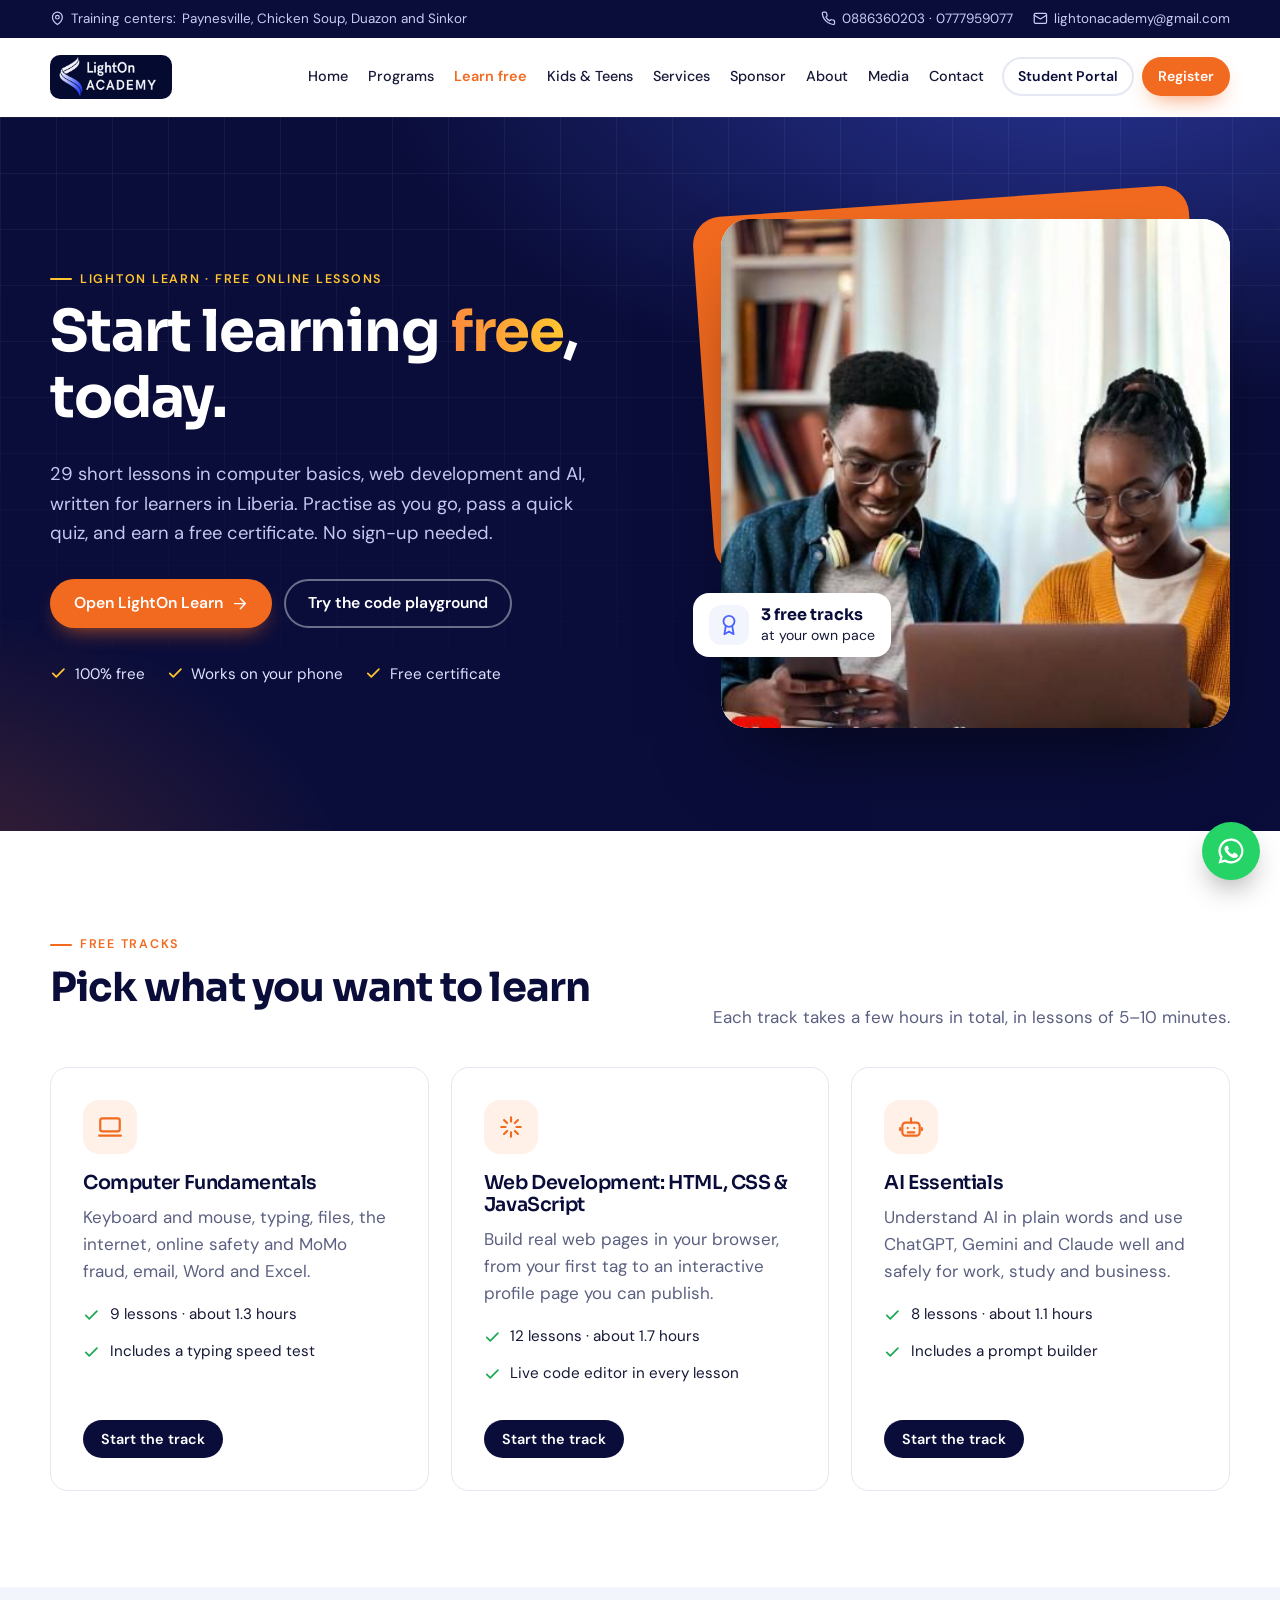
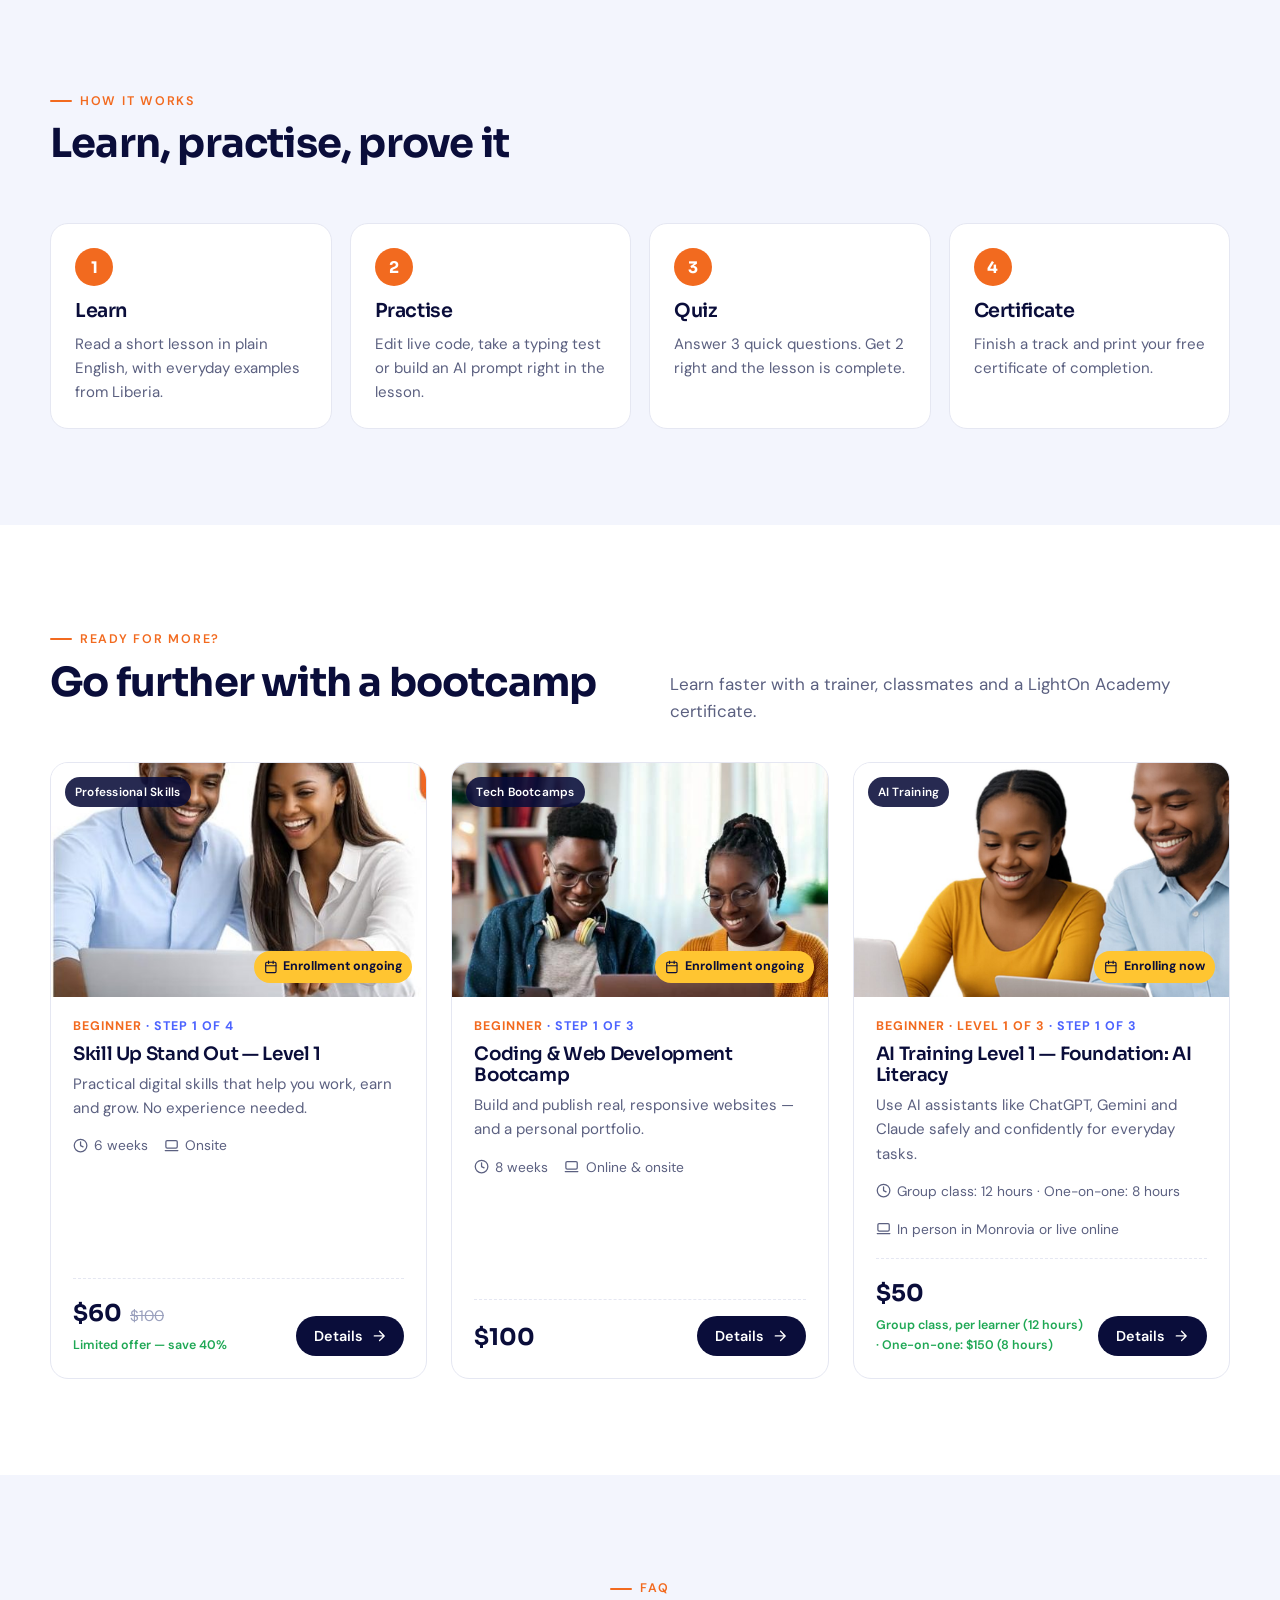
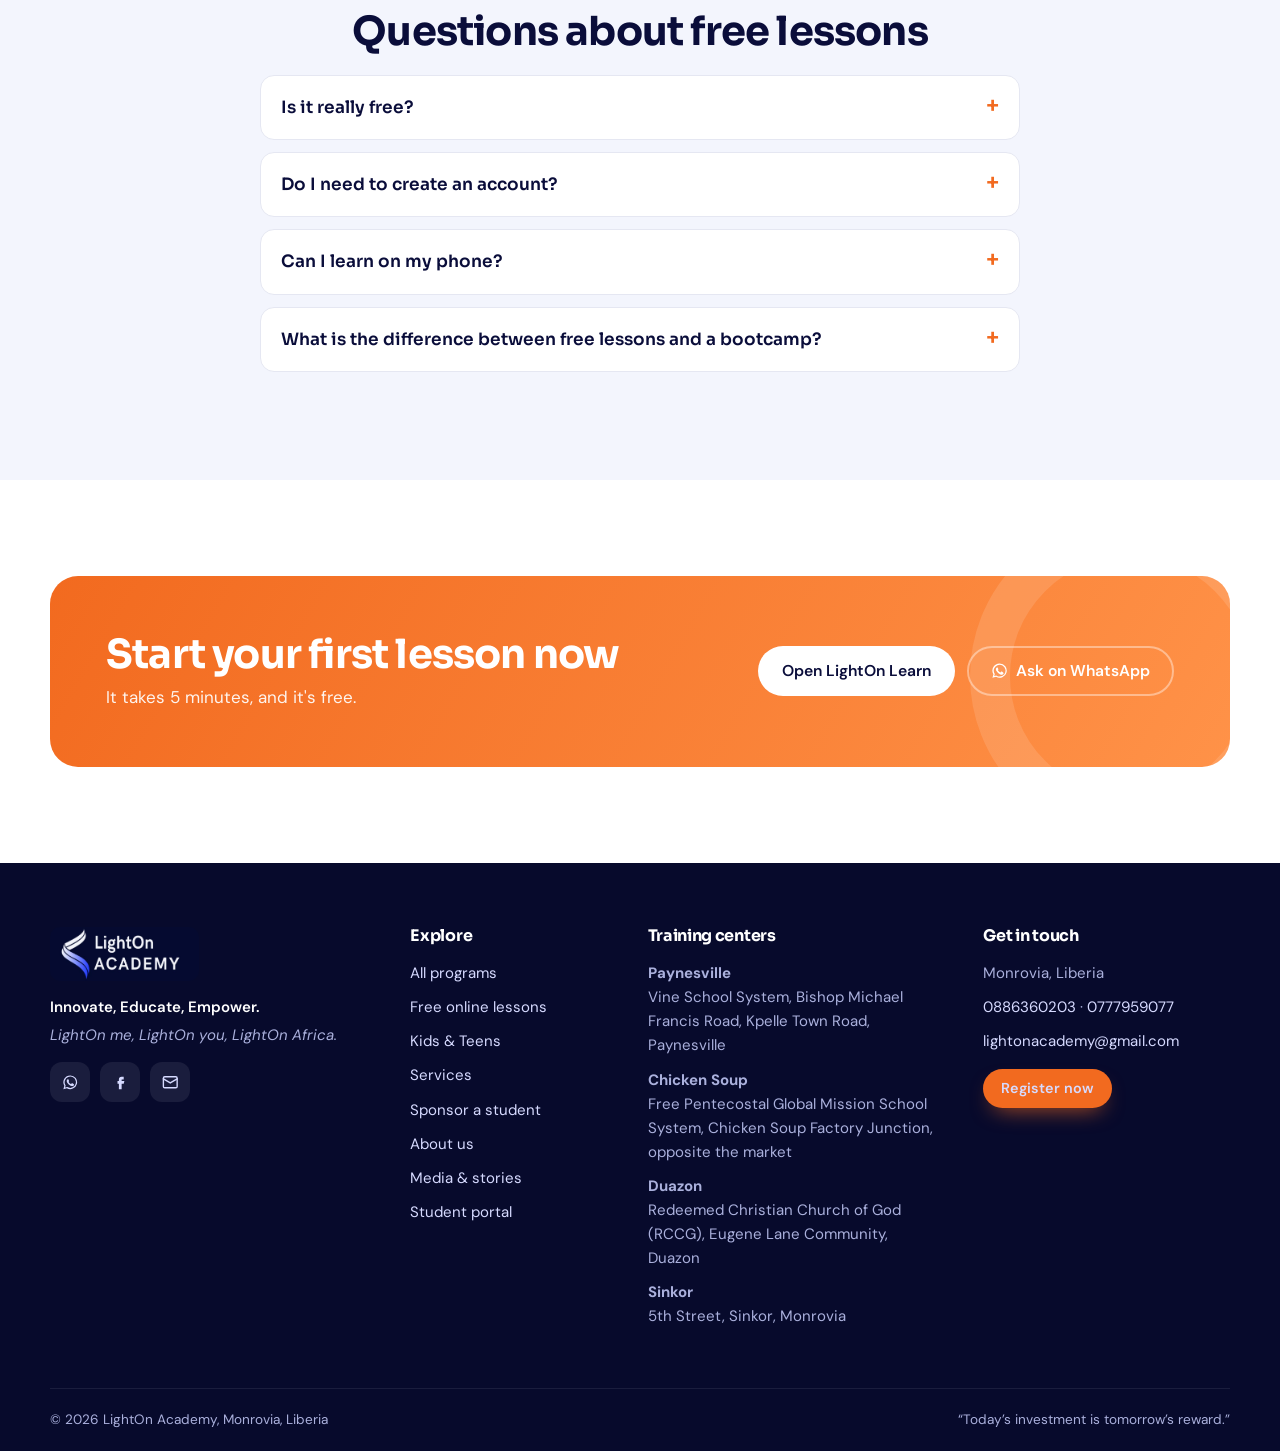
<file: learn.html>
<!doctype html>
<html lang="en">
<head>
<meta charset="utf-8">
<meta name="viewport" content="width=device-width,initial-scale=1">
<title>Learn Free Online | Computer, Web Development & AI Lessons | LightOn Academy</title>
<meta name="description" content="Free online lessons from LightOn Academy: computer basics, HTML, CSS and JavaScript, and AI essentials. Learn at your own pace, practise as you go and earn a free certificate.">
<meta property="og:title" content="Learn Free Online | Computer, Web Development & AI Lessons | LightOn Academy">
<meta property="og:description" content="Free online lessons from LightOn Academy: computer basics, HTML, CSS and JavaScript, and AI essentials. Learn at your own pace, practise as you go and earn a free certificate.">
<meta property="og:image" content="assets/img/photos/hero-couple.jpg">
<meta property="og:type" content="website">
<meta name="theme-color" content="#0a0d3a">
<link rel="icon" href="assets/img/favicon.png">
<link rel="apple-touch-icon" href="assets/img/apple-touch-icon.png">
<link rel="preconnect" href="https://fonts.googleapis.com"><link rel="preconnect" href="https://fonts.gstatic.com" crossorigin><link href="https://fonts.googleapis.com/css2?family=DM+Sans:opsz,wght@9..40,400;9..40,500;9..40,600;9..40,700&family=Sora:wght@500;600;700&display=swap" rel="stylesheet">
<link rel="stylesheet" href="assets/css/style.css">
<script src="assets/js/config.js"></script>
<script src="assets/js/app.js" defer></script>
</head>
<body data-page="learn">
<div id="site-header"></div>
<main>
<section class="hero">
  <div class="wrap hero-grid">
    <div>
      <span class="eyebrow light">LightOn Learn · free online lessons</span>
      <h1>Start learning <em>free</em>, today.</h1>
      <p class="lead">29 short lessons in computer basics, web development and AI, written for learners in Liberia. Practise as you go, pass a quick quiz, and earn a free certificate. No sign-up needed.</p>
      <div class="hero-ctas">
        <a class="btn btn-orange" href="https://learn.lightonacademy.com/">Open LightOn Learn <span data-icon="arrow"></span></a>
        <a class="btn btn-outline-light" href="https://learn.lightonacademy.com/playground/">Try the code playground</a>
      </div>
      <ul class="hero-points">
        <li><span data-icon="check"></span> 100% free</li>
        <li><span data-icon="check"></span> Works on your phone</li>
        <li><span data-icon="check"></span> Free certificate</li>
      </ul>
    </div>
    <div class="hero-art">
      <div class="photo"><img src="assets/img/photos/students-study.jpg" alt="Students learning together with a laptop and phone"></div>
      <div class="float-card fc-1"><span class="ico" data-icon="award"></span><span><strong>3 free tracks</strong>at your own pace</span></div>
    </div>
  </div>
</section>

<section class="section">
  <div class="wrap">
    <div class="sec-head"><div><span class="eyebrow">Free tracks</span><h2>Pick what you want to learn</h2></div><p>Each track takes a few hours in total, in lessons of 5–10 minutes.</p></div>
    <div class="services three">
      <a class="service reveal" href="https://learn.lightonacademy.com/fundamentals/" style="color:inherit;text-decoration:none">
        <span class="f-ico" data-icon="laptop"></span>
        <h3>Computer Fundamentals</h3>
        <p>Keyboard and mouse, typing, files, the internet, online safety and MoMo fraud, email, Word and Excel.</p>
        <ul class="ticks"><li><span data-icon="check"></span>9 lessons · about 1.3 hours</li><li><span data-icon="check"></span>Includes a typing speed test</li></ul>
        <span class="btn btn-navy btn-sm">Start the track</span>
      </a>
      <a class="service reveal" href="https://learn.lightonacademy.com/web/" style="color:inherit;text-decoration:none">
        <span class="f-ico" data-icon="spark"></span>
        <h3>Web Development: HTML, CSS &amp; JavaScript</h3>
        <p>Build real web pages in your browser, from your first tag to an interactive profile page you can publish.</p>
        <ul class="ticks"><li><span data-icon="check"></span>12 lessons · about 1.7 hours</li><li><span data-icon="check"></span>Live code editor in every lesson</li></ul>
        <span class="btn btn-navy btn-sm">Start the track</span>
      </a>
      <a class="service reveal" href="https://learn.lightonacademy.com/ai/" style="color:inherit;text-decoration:none">
        <span class="f-ico" data-icon="bot"></span>
        <h3>AI Essentials</h3>
        <p>Understand AI in plain words and use ChatGPT, Gemini and Claude well and safely for work, study and business.</p>
        <ul class="ticks"><li><span data-icon="check"></span>8 lessons · about 1.1 hours</li><li><span data-icon="check"></span>Includes a prompt builder</li></ul>
        <span class="btn btn-navy btn-sm">Start the track</span>
      </a>
    </div>
  </div>
</section>

<section class="section bg-soft">
  <div class="wrap">
    <div class="sec-head"><div><span class="eyebrow">How it works</span><h2>Learn, practise, prove it</h2></div></div>
    <div class="steps">
      <div class="step reveal"><h3>Learn</h3><p>Read a short lesson in plain English, with everyday examples from Liberia.</p></div>
      <div class="step reveal"><h3>Practise</h3><p>Edit live code, take a typing test or build an AI prompt right in the lesson.</p></div>
      <div class="step reveal"><h3>Quiz</h3><p>Answer 3 quick questions. Get 2 right and the lesson is complete.</p></div>
      <div class="step reveal"><h3>Certificate</h3><p>Finish a track and print your free certificate of completion.</p></div>
    </div>
  </div>
</section>

<section class="section">
  <div class="wrap">
    <div class="sec-head"><div><span class="eyebrow">Ready for more?</span><h2>Go further with a bootcamp</h2></div><p>Learn faster with a trainer, classmates and a LightOn Academy certificate.</p></div>
    <div class="grid" data-courses="ids:skill-up-level-1,web-development,ai-level-1,graphic-design-ai" data-limit="3"></div>
  </div>
</section>

<section class="section bg-soft">
  <div class="wrap narrow faq">
    <div class="center"><span class="eyebrow">FAQ</span><h2>Questions about free lessons</h2></div>
    <details><summary>Is it really free?</summary><p>Yes. Every lesson, practice exercise, quiz and certificate on LightOn Learn is free. You only pay if you choose to join one of our live bootcamps.</p></details>
    <details><summary>Do I need to create an account?</summary><p>No. Your progress is saved in the browser on your phone or computer. Use the same device and browser to keep your progress.</p></details>
    <details><summary>Can I learn on my phone?</summary><p>Yes. Every lesson works on a smartphone. For web development a laptop is easier, but you can still edit and run code on a phone.</p></details>
    <details><summary>What is the difference between free lessons and a bootcamp?</summary><p>Free lessons teach the basics at your own pace. A bootcamp adds a live trainer, classmates, bigger projects, feedback and a LightOn Academy certificate.</p></details>
  </div>
</section>

<section class="section">
  <div class="wrap">
    <div class="cta-band reveal">
      <div><h2>Start your first lesson now</h2><p>It takes 5 minutes, and it's free.</p></div>
      <div class="btns"><a class="btn btn-light" href="https://learn.lightonacademy.com/">Open LightOn Learn</a><a class="btn btn-outline-light" data-wa="Hello LightOn Academy, I have a question about the free online lessons." href="#"><span data-icon="wa"></span> Ask on WhatsApp</a></div>
    </div>
  </div>
</section>
</main>
<div id="site-footer"></div>
</body>
</html>
</file>
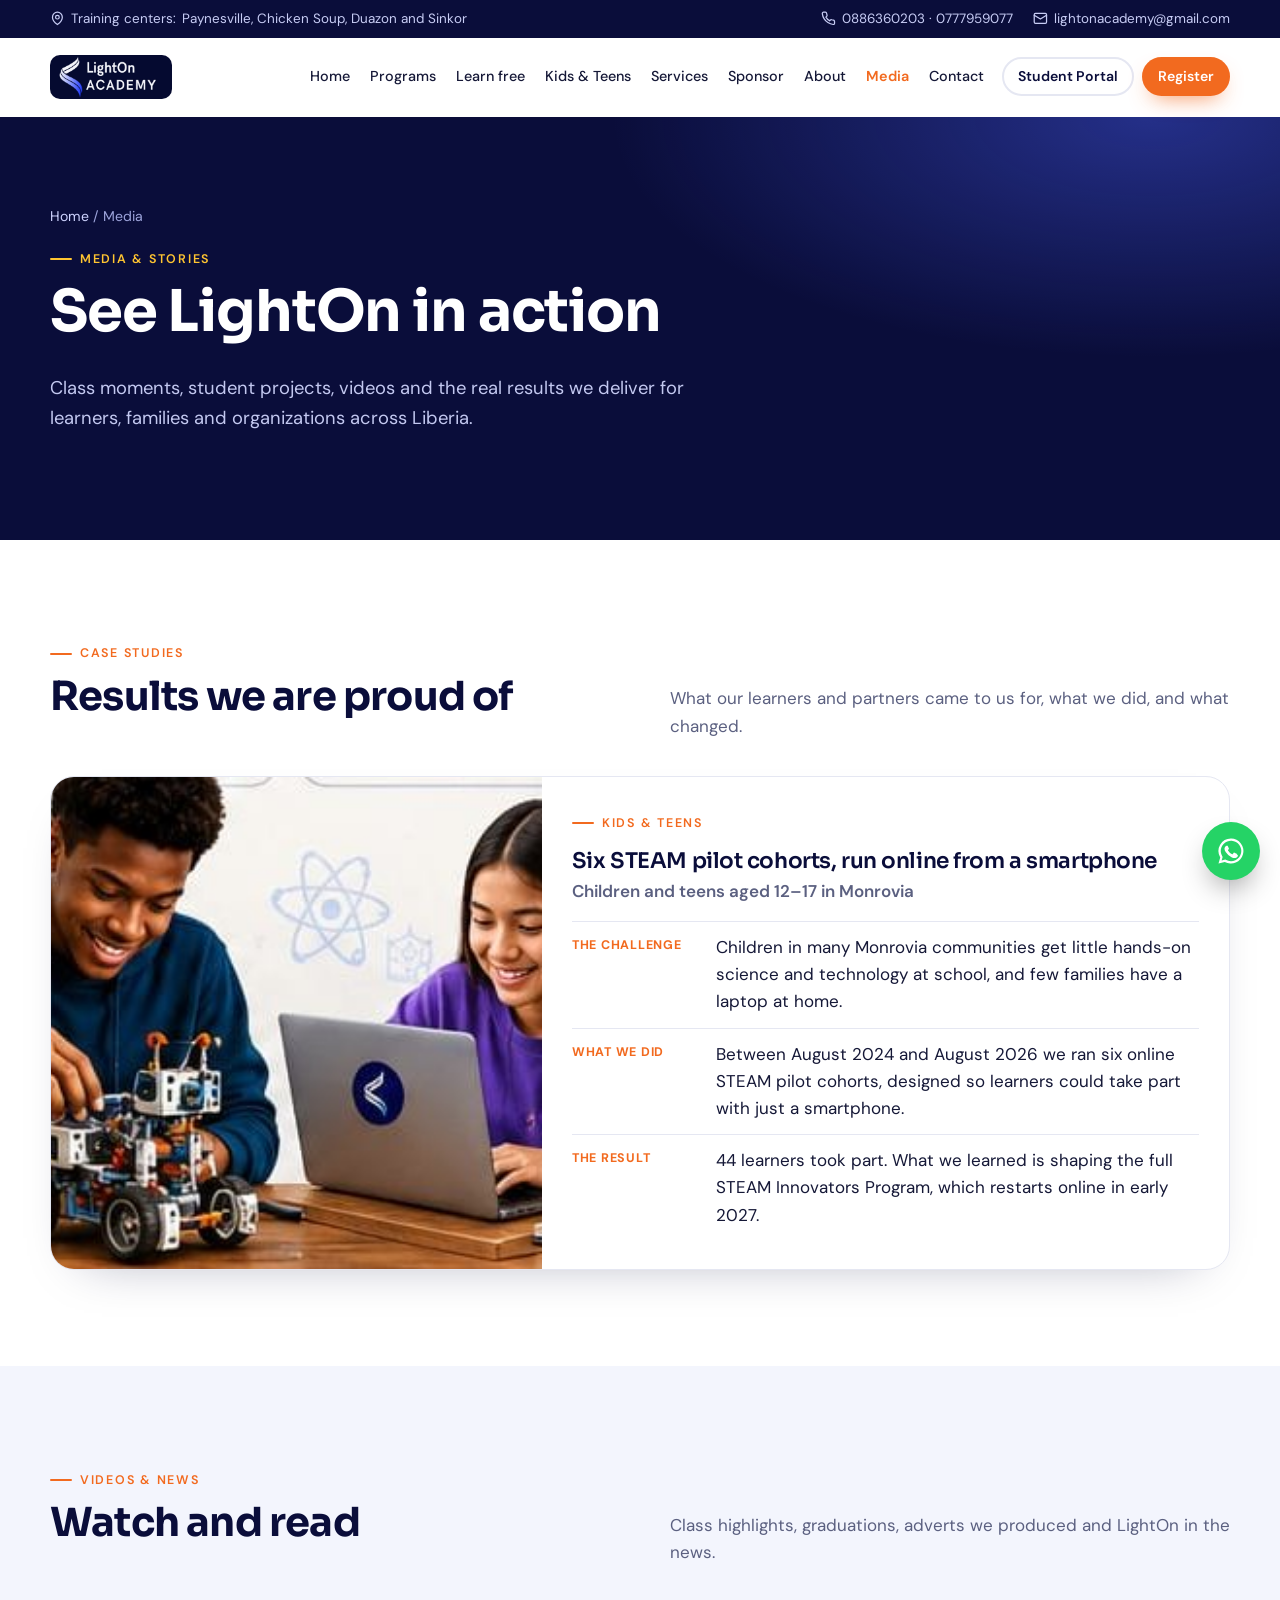
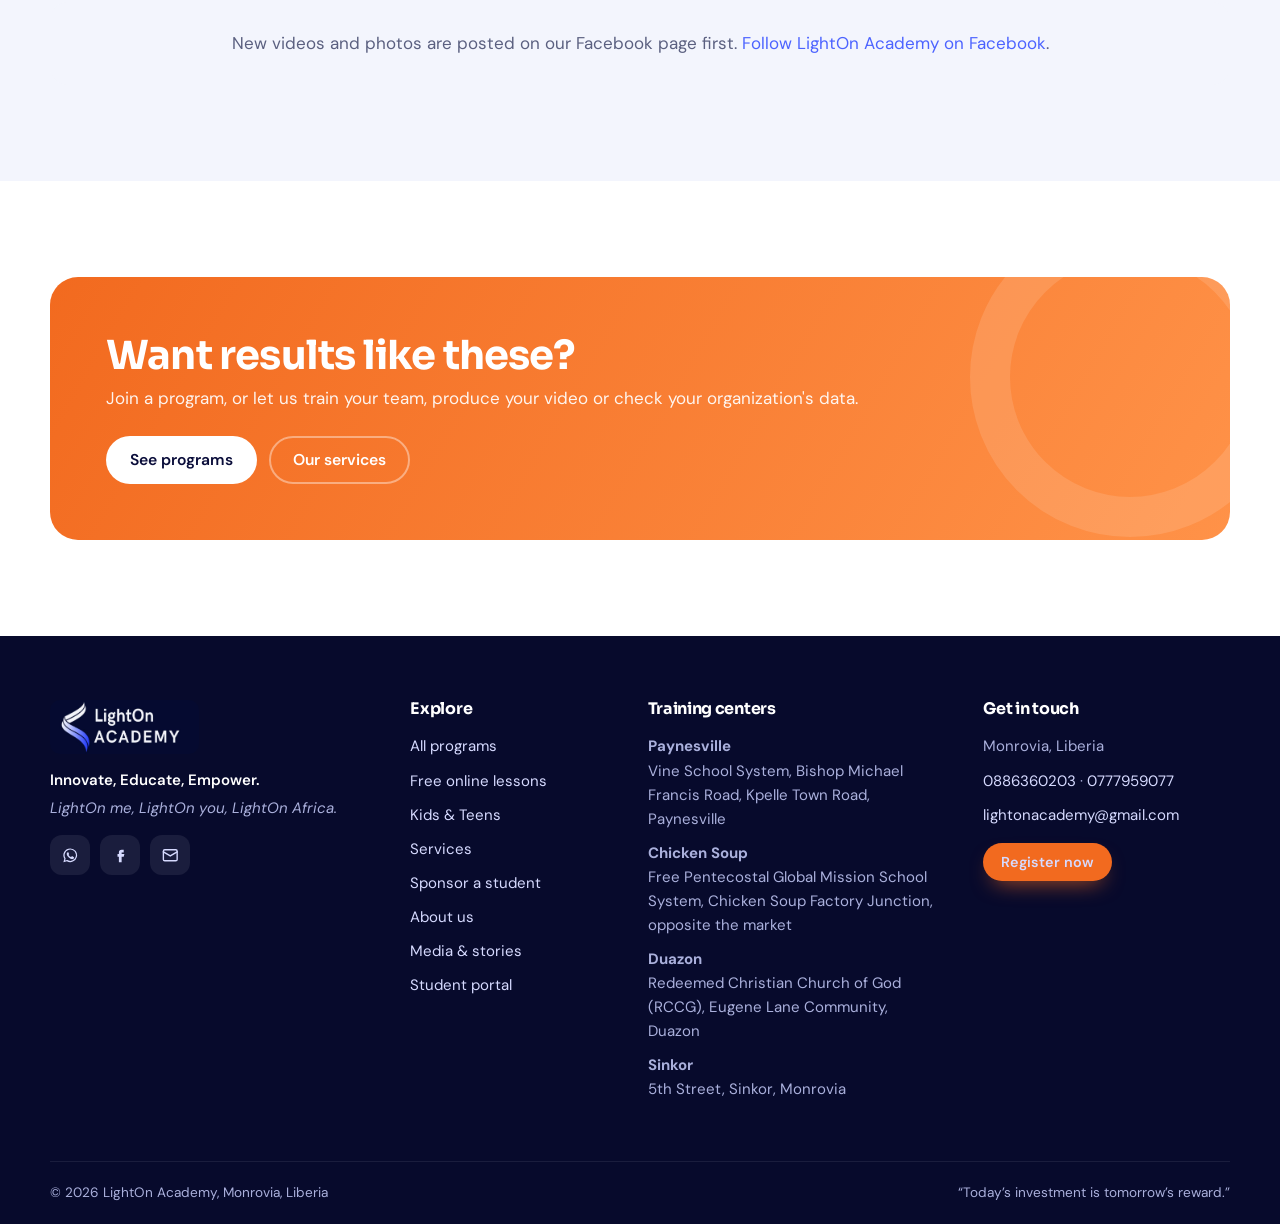
<file: media.html>
<!doctype html>
<html lang="en">
<head>
<meta charset="utf-8">
<meta name="viewport" content="width=device-width,initial-scale=1">
<title>Media & Stories | LightOn Academy</title>
<meta name="description" content="Videos, photos and case studies from LightOn Academy: see our classes, student projects and the results we deliver for learners and organizations in Liberia.">
<meta property="og:title" content="Media & Stories | LightOn Academy">
<meta property="og:description" content="Videos, photos and case studies from LightOn Academy: see our classes, student projects and the results we deliver for learners and organizations in Liberia.">
<meta property="og:image" content="assets/img/photos/hero-couple.jpg">
<meta property="og:type" content="website">
<meta name="theme-color" content="#0a0d3a">
<link rel="icon" href="assets/img/favicon.png">
<link rel="apple-touch-icon" href="assets/img/apple-touch-icon.png">
<link rel="preconnect" href="https://fonts.googleapis.com"><link rel="preconnect" href="https://fonts.gstatic.com" crossorigin><link href="https://fonts.googleapis.com/css2?family=DM+Sans:opsz,wght@9..40,400;9..40,500;9..40,600;9..40,700&family=Sora:wght@500;600;700&display=swap" rel="stylesheet">
<link rel="stylesheet" href="assets/css/style.css">
<script src="assets/js/config.js"></script>
<script src="assets/js/app.js" defer></script>
</head>
<body data-page="media">
<div id="site-header"></div>
<main>
<section class="page-hero">
  <div class="wrap">
    <p class="crumbs"><a href="index.html">Home</a> / Media</p>
    <span class="eyebrow light">Media &amp; stories</span>
    <h1>See LightOn in action</h1>
    <p class="lead">Class moments, student projects, videos and the real results we deliver for learners, families and organizations across Liberia.</p>
  </div>
</section>

<section class="section" data-hide-empty>
  <div class="wrap">
    <div class="sec-head"><div><span class="eyebrow">Case studies</span><h2>Results we are proud of</h2></div><p>What our learners and partners came to us for, what we did, and what changed.</p></div>
    <div class="stories" data-stories></div>
  </div>
</section>

<section class="section bg-soft">
  <div class="wrap">
    <div class="sec-head"><div><span class="eyebrow">Videos &amp; news</span><h2>Watch and read</h2></div><p>Class highlights, graduations, adverts we produced and LightOn in the news.</p></div>
    <div class="media-grid" data-media></div>
  </div>
</section>

<section class="section">
  <div class="wrap">
    <div class="sec-head"><div><span class="eyebrow">Gallery</span><h2>Life at LightOn</h2></div><p>Classes, projects and graduations across our centers.</p></div>
    <div class="gallery" data-gallery></div>
  </div>
</section>

<section class="section">
  <div class="wrap">
    <div class="cta-band reveal">
      <div><h2>Want results like these?</h2><p>Join a program, or let us train your team, produce your video or check your organization's data.</p></div>
      <div class="btns"><a class="btn btn-light" href="programs.html">See programs</a><a class="btn btn-outline-light" href="services.html">Our services</a></div>
    </div>
  </div>
</section>
</main>
<div id="site-footer"></div>
</body>
</html>
</file>
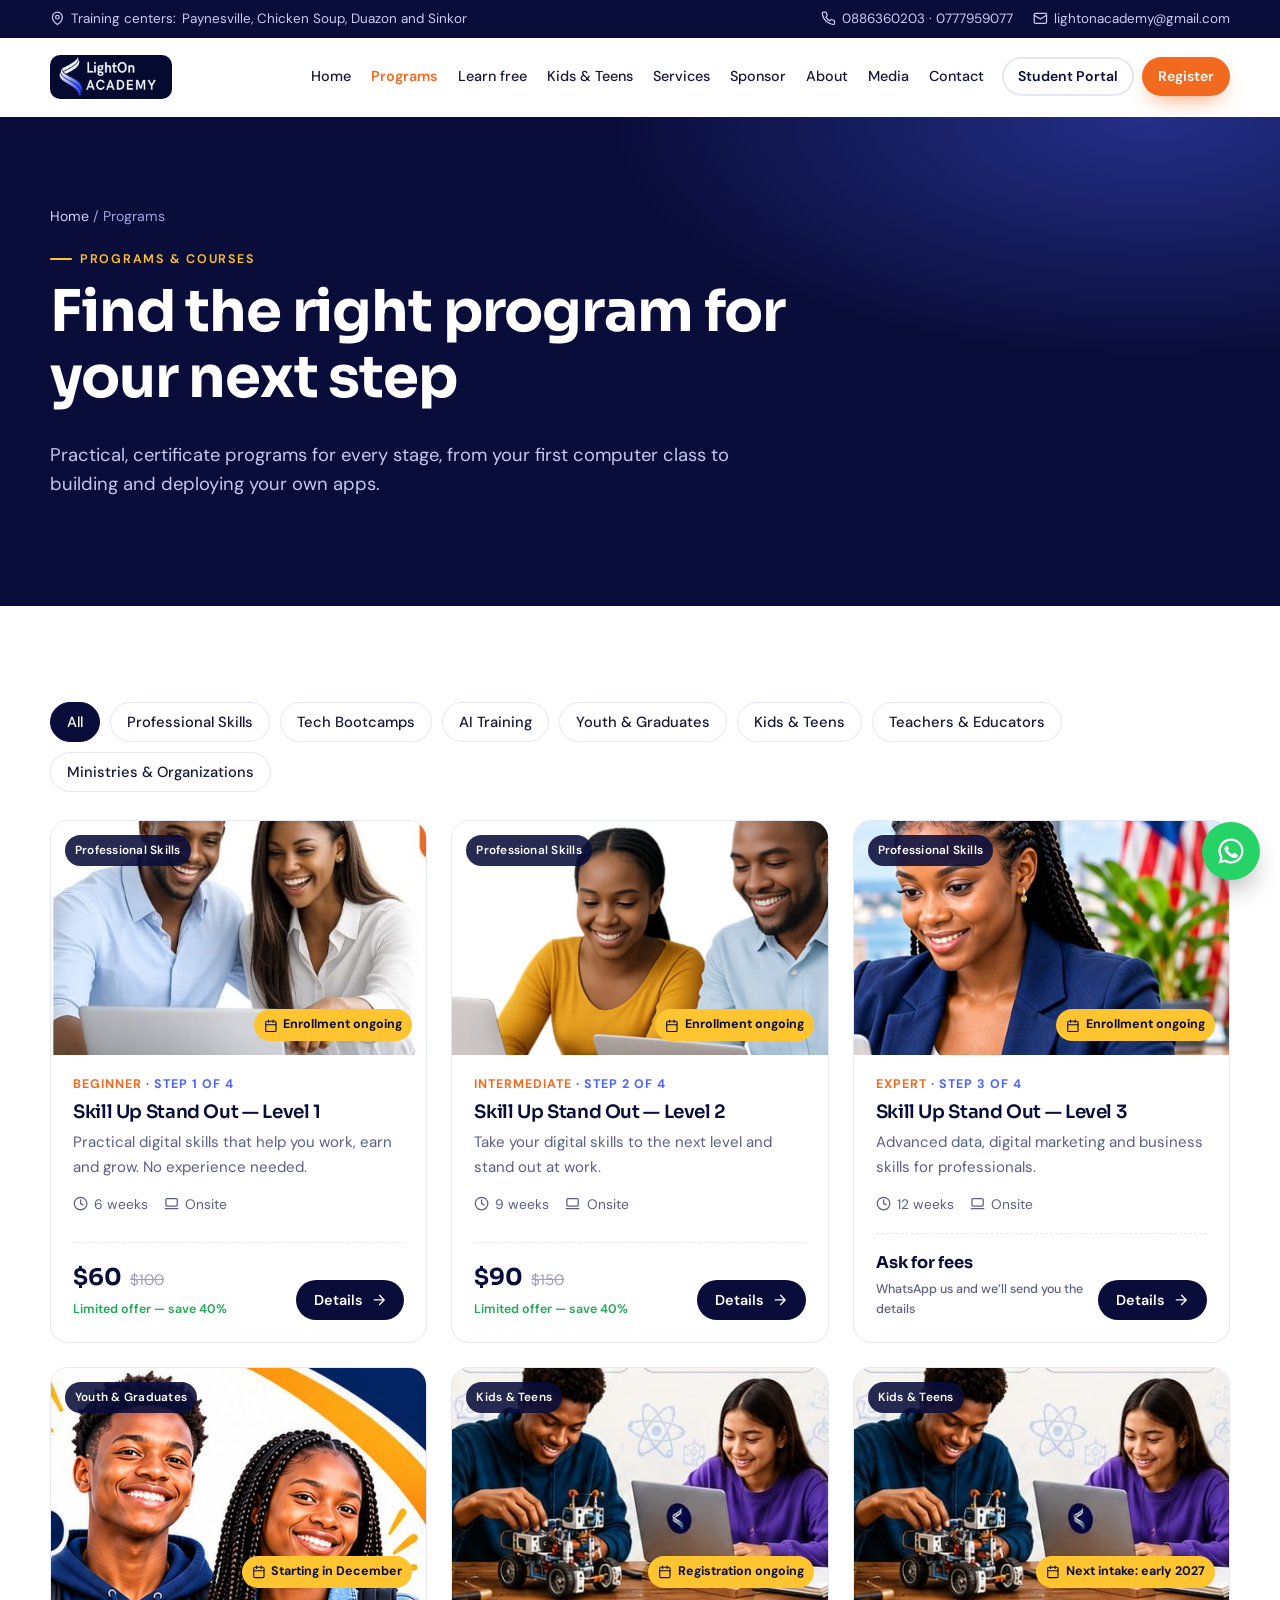
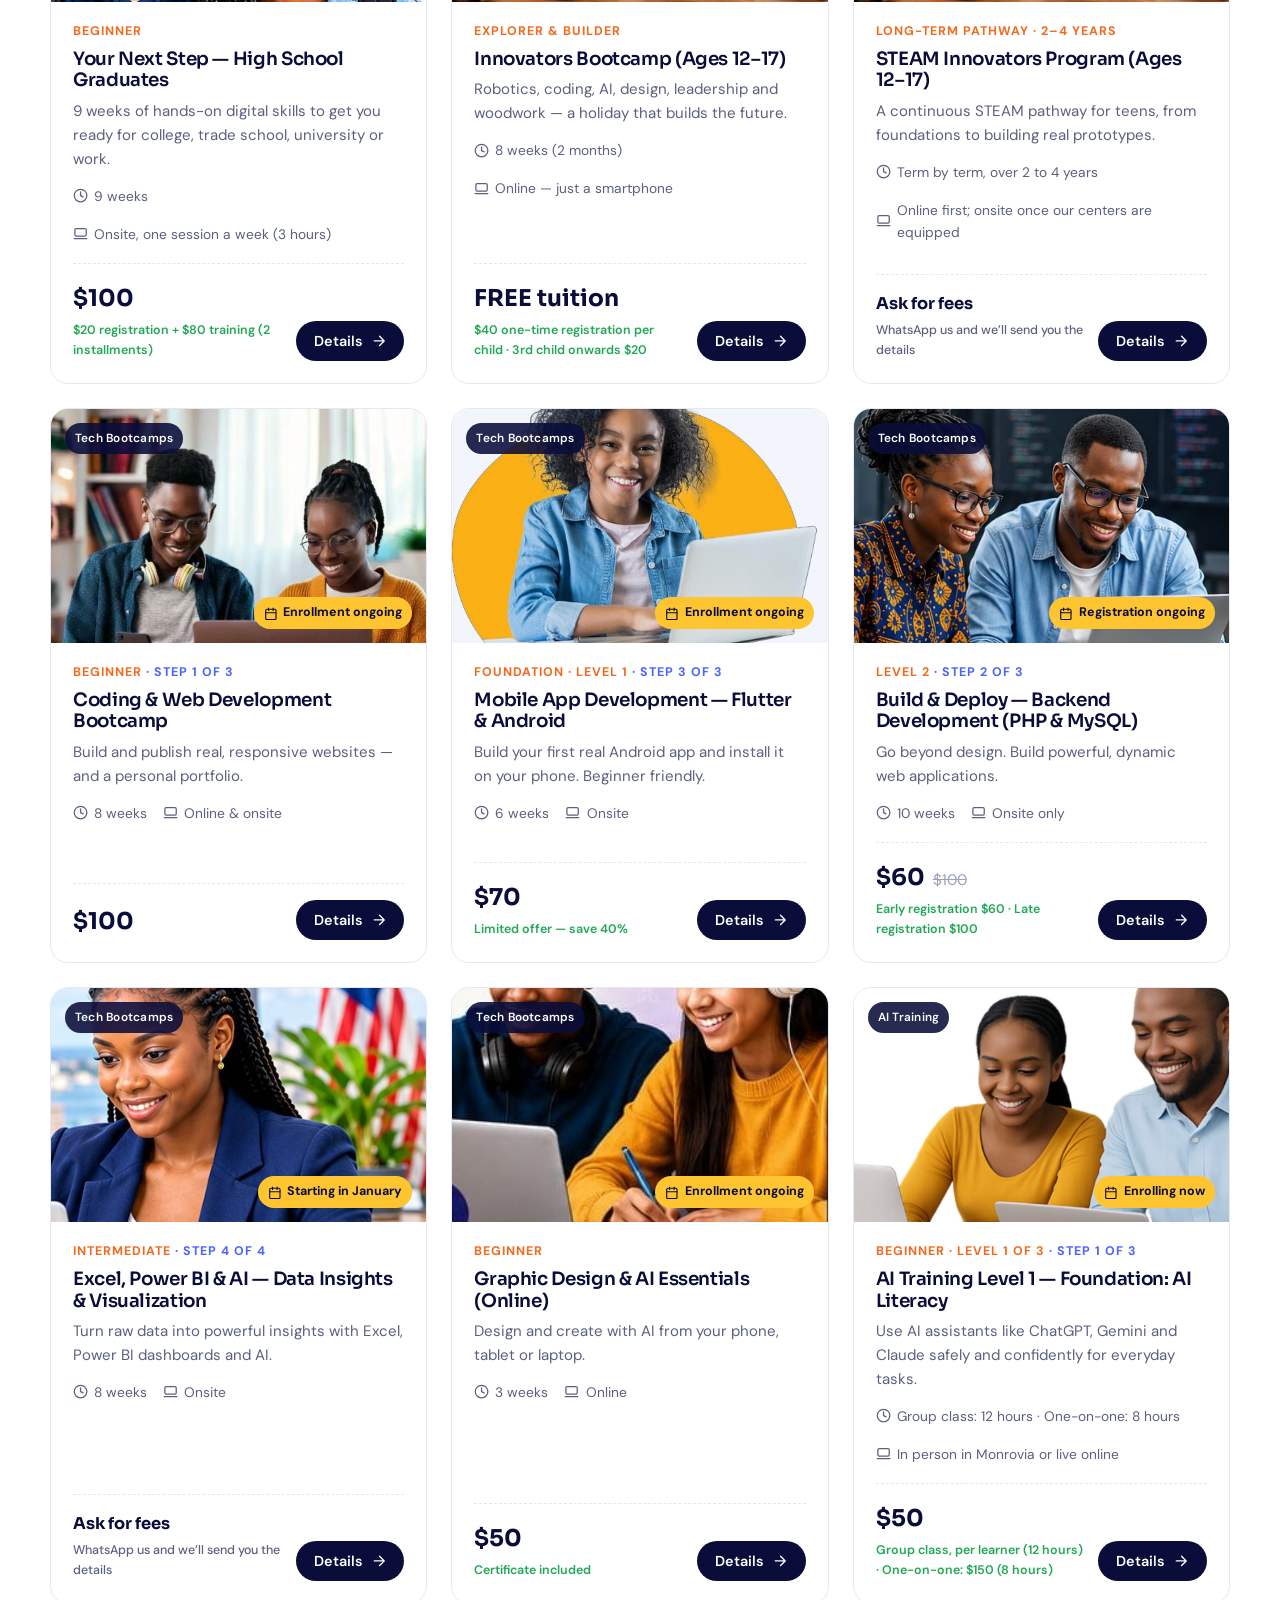
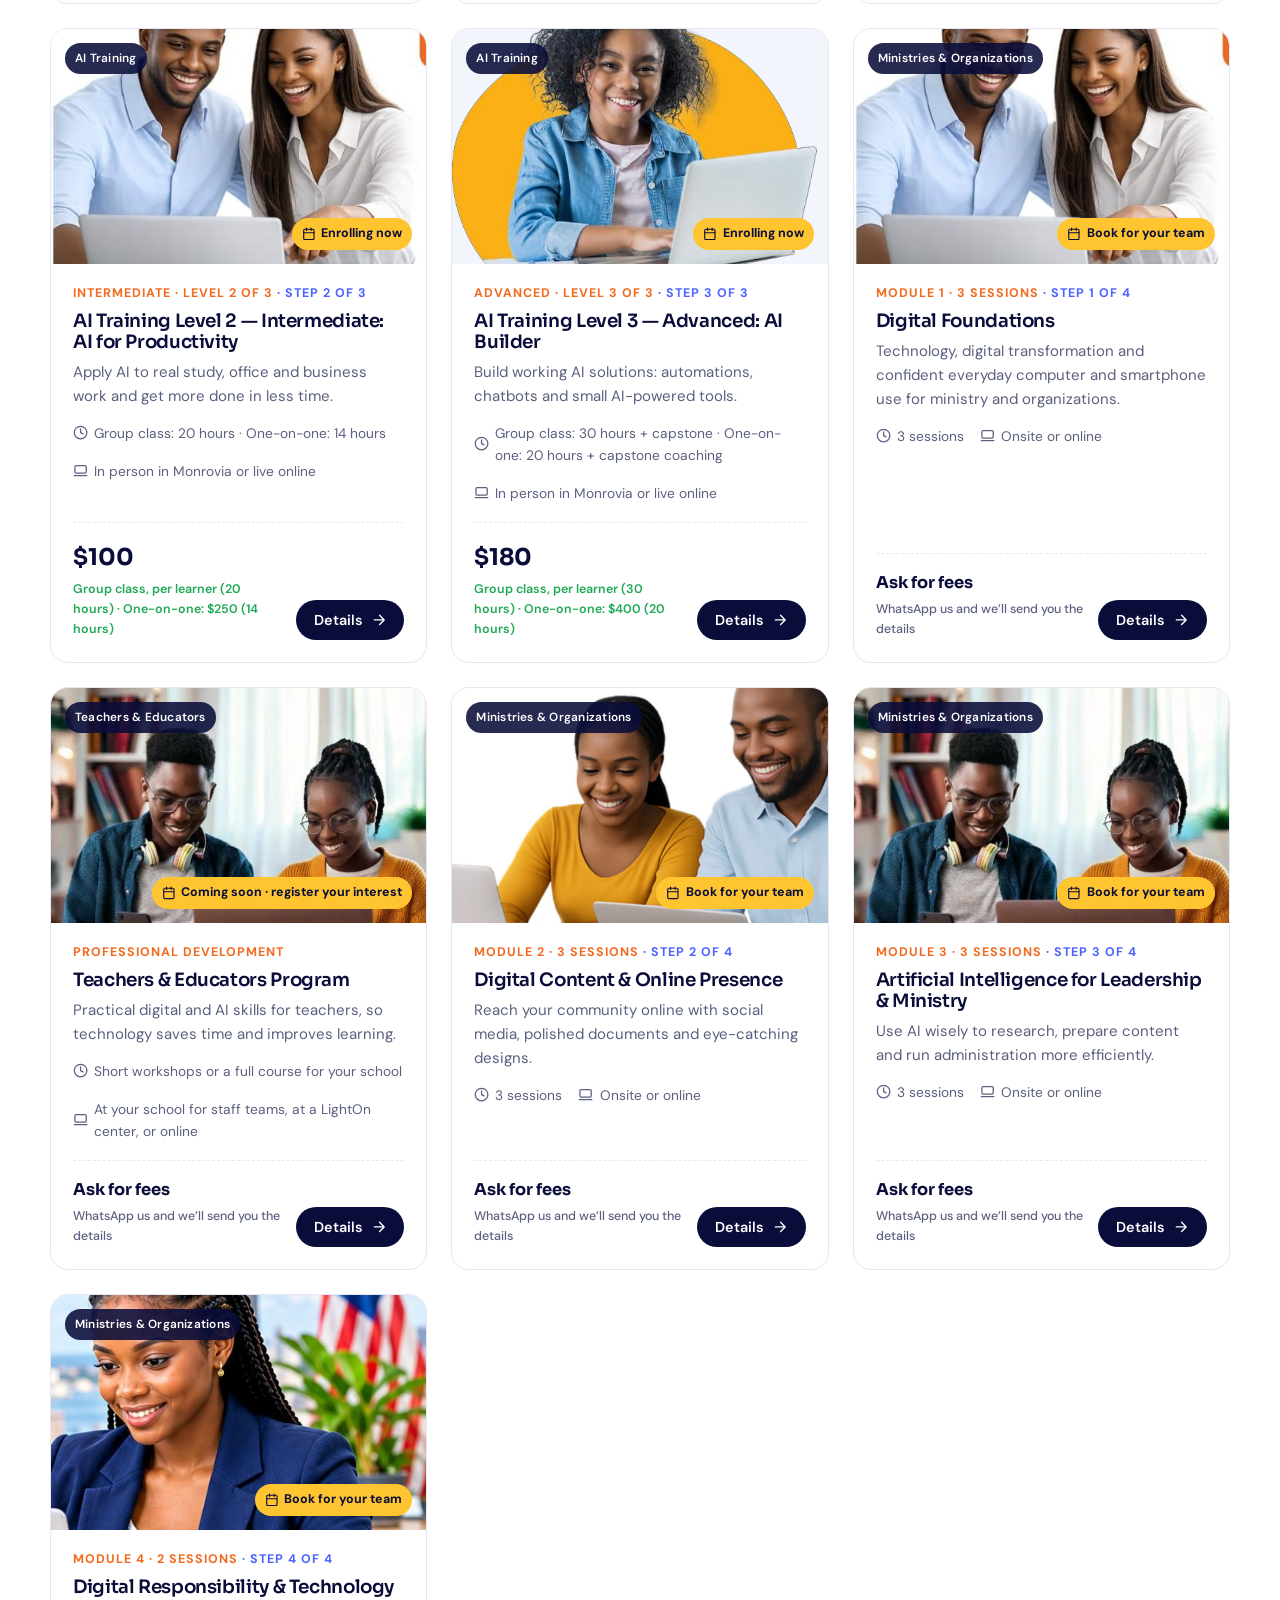
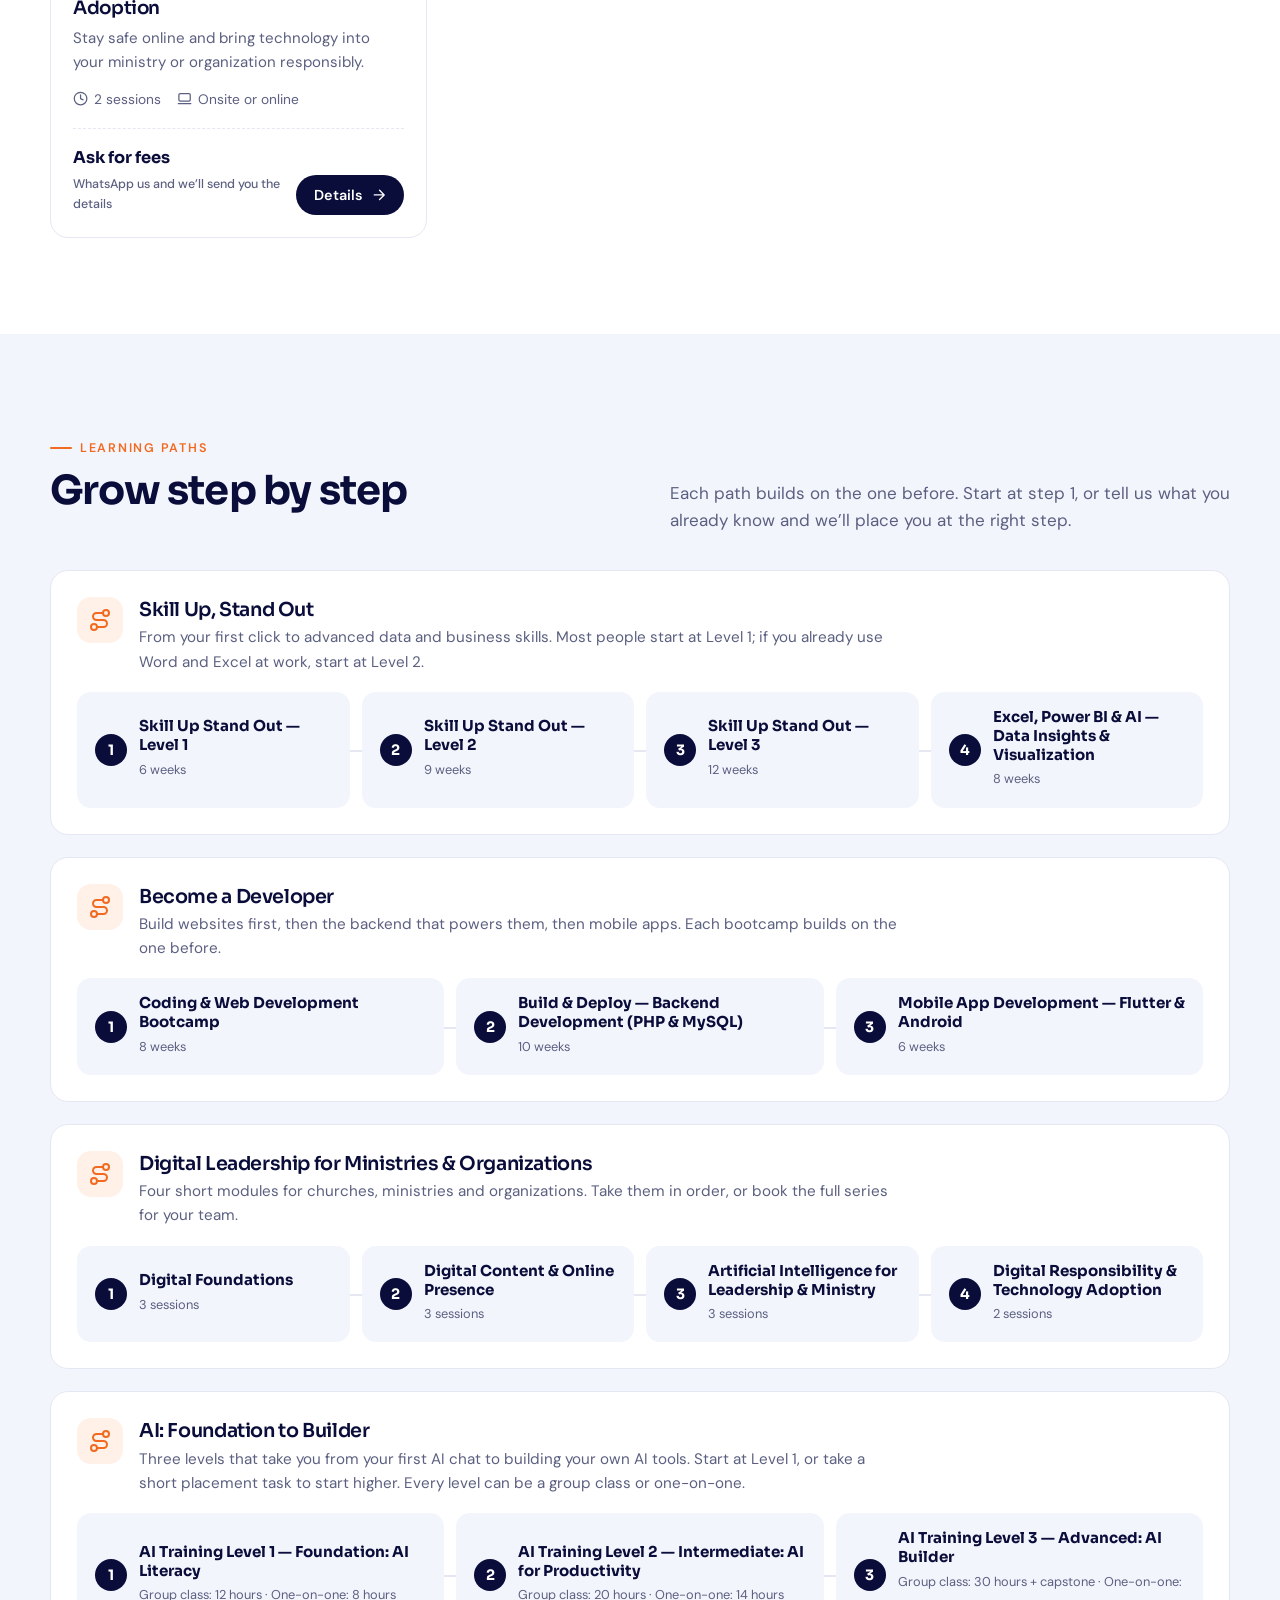
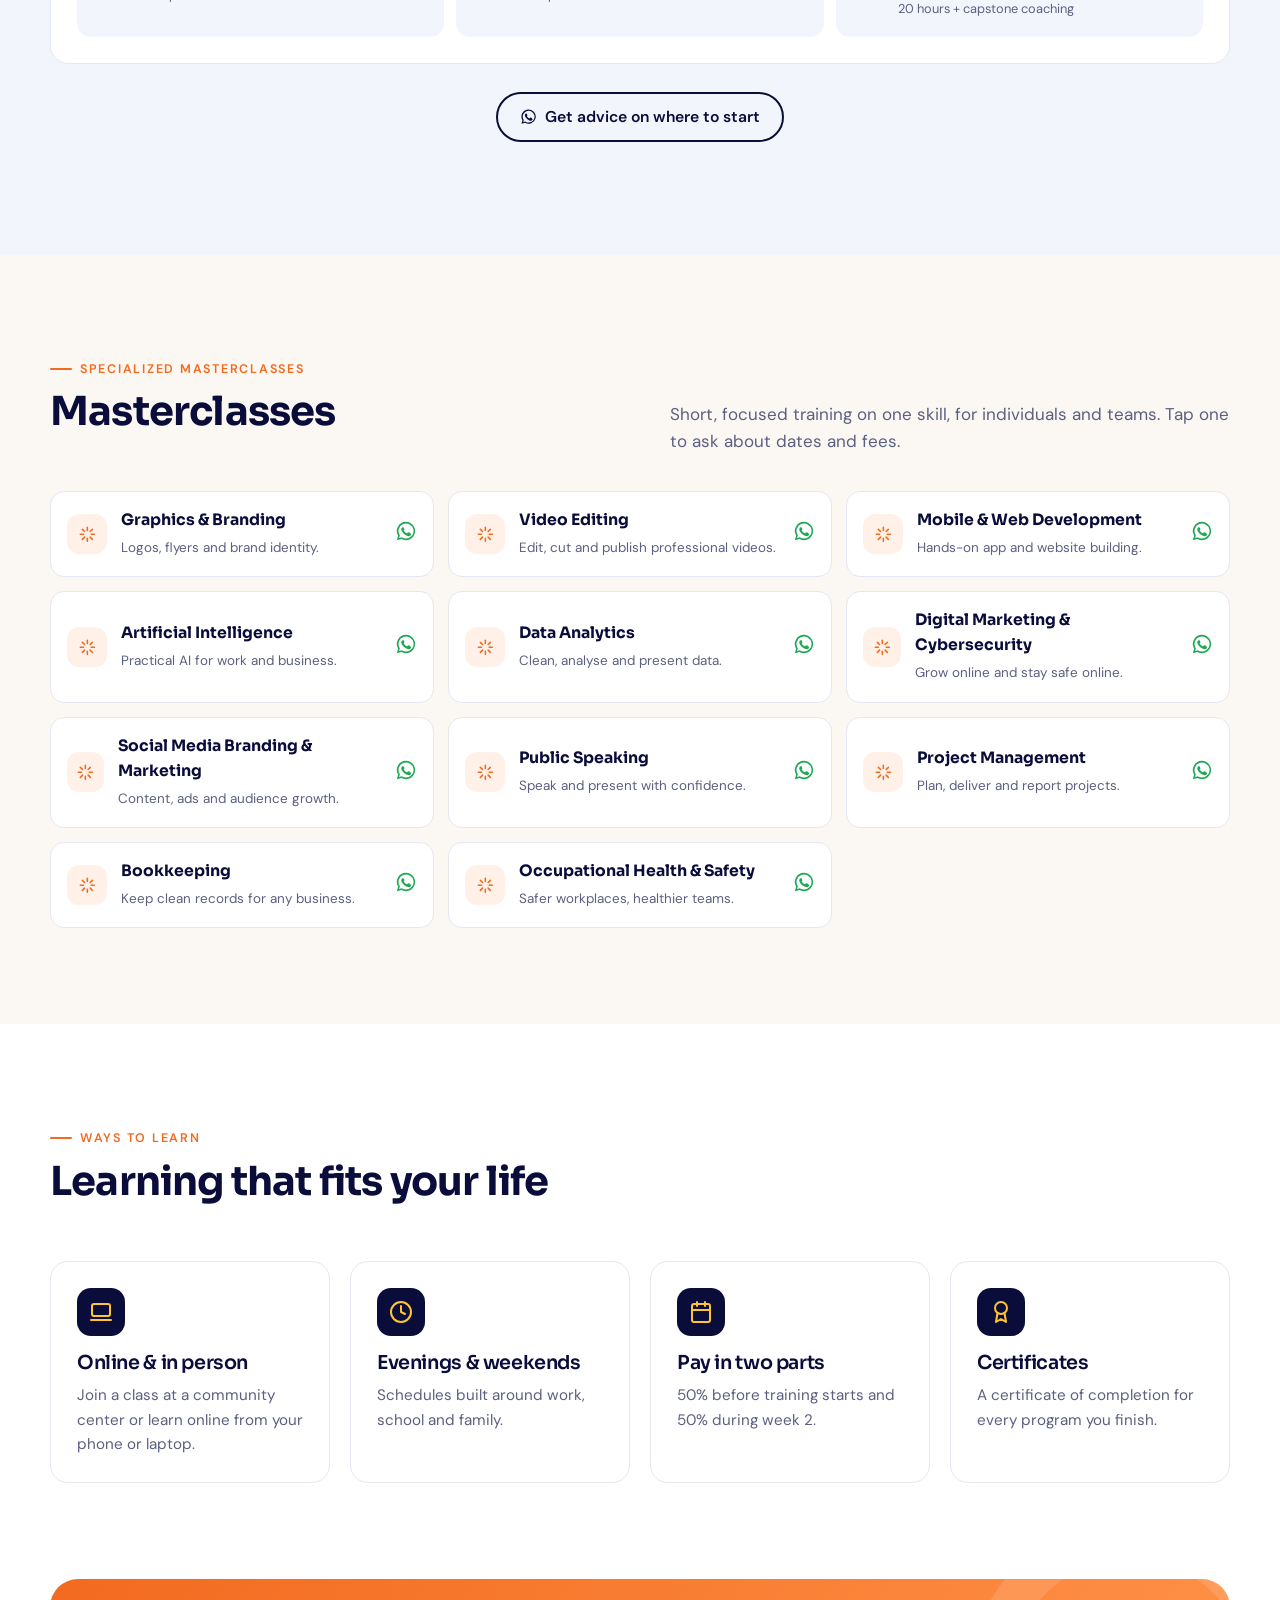
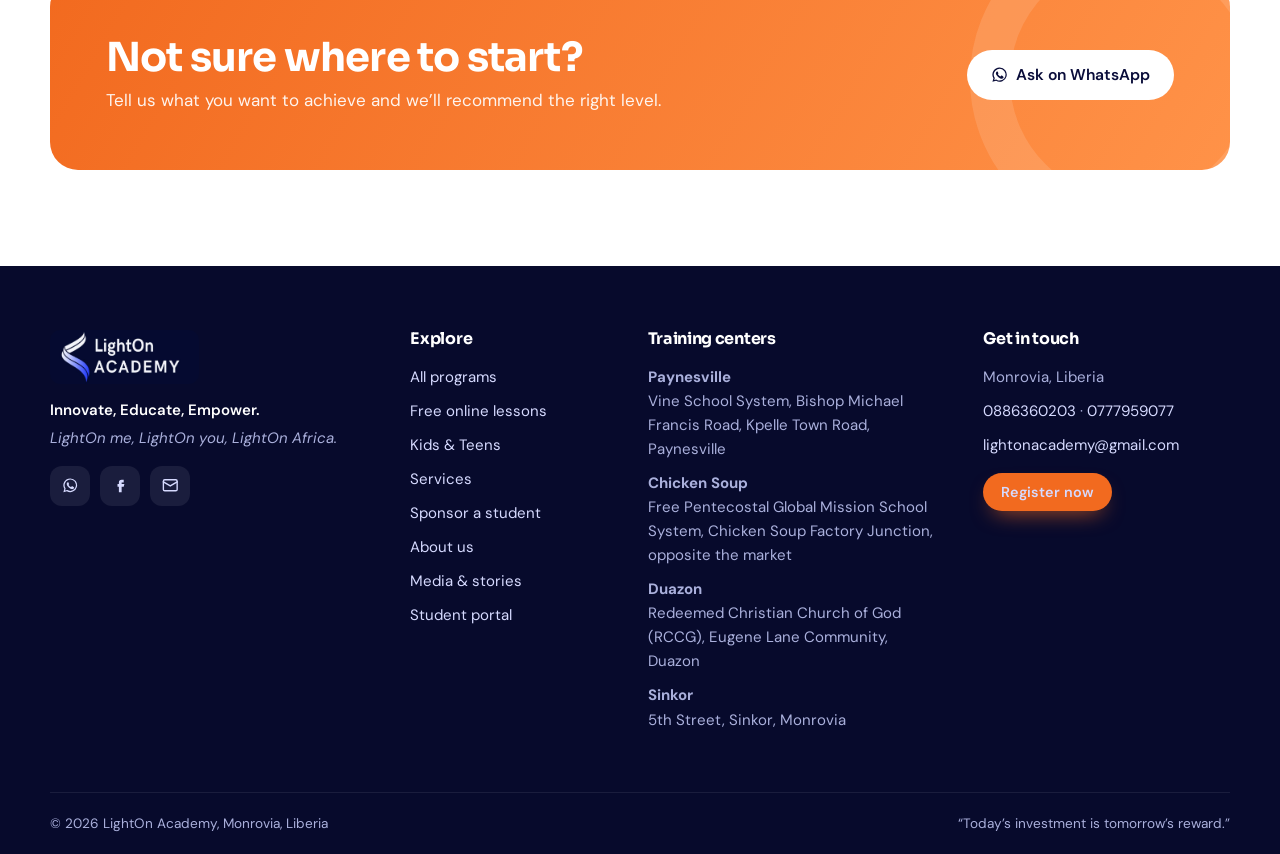
<file: programs.html>
<!doctype html>
<html lang="en">
<head>
<meta charset="utf-8">
<meta name="viewport" content="width=device-width,initial-scale=1">
<title>Programs & Courses | LightOn Academy</title>
<meta name="description" content="Learning paths, Skill Up Stand Out levels 1–3, digital leadership modules for ministries, Your Next Step for graduates, web, mobile app and backend bootcamps, Excel & Power BI, the Innovators Bootcamp and masterclasses.">
<meta property="og:title" content="Programs & Courses | LightOn Academy">
<meta property="og:description" content="Learning paths, Skill Up Stand Out levels 1–3, digital leadership modules for ministries, Your Next Step for graduates, web, mobile app and backend bootcamps, Excel & Power BI, the Innovators Bootcamp and masterclasses.">
<meta property="og:image" content="assets/img/photos/hero-couple.jpg">
<meta property="og:type" content="website">
<meta name="theme-color" content="#0a0d3a">
<link rel="icon" href="assets/img/favicon.png">
<link rel="apple-touch-icon" href="assets/img/apple-touch-icon.png">
<link rel="preconnect" href="https://fonts.googleapis.com"><link rel="preconnect" href="https://fonts.gstatic.com" crossorigin><link href="https://fonts.googleapis.com/css2?family=DM+Sans:opsz,wght@9..40,400;9..40,500;9..40,600;9..40,700&family=Sora:wght@500;600;700&display=swap" rel="stylesheet">
<link rel="stylesheet" href="assets/css/style.css">
<script src="assets/js/config.js"></script>
<script src="assets/js/app.js" defer></script>
</head>
<body data-page="programs">
<div id="site-header"></div>
<main>
<section class="page-hero">
  <div class="wrap">
    <p class="crumbs"><a href="index.html">Home</a> / Programs</p>
    <span class="eyebrow light">Programs &amp; courses</span>
    <h1>Find the right program for your next step</h1>
    <p class="lead">Practical, certificate programs for every stage, from your first computer class to building and deploying your own apps.</p>
  </div>
</section>

<section class="section">
  <div class="wrap">
    <div class="chips" data-filter="#all-courses" role="tablist" aria-label="Filter programs"></div>
    <div class="grid" id="all-courses" data-courses="all"><div class="skeleton"></div></div>
  </div>
</section>

<section class="section bg-soft" id="paths">
  <div class="wrap">
    <div class="sec-head">
      <div><span class="eyebrow">Learning paths</span><h2>Grow step by step</h2></div>
      <p>Each path builds on the one before. Start at step 1, or tell us what you already know and we’ll place you at the right step.</p>
    </div>
    <div class="paths-list" data-paths></div>
    <p class="center" style="margin-top:28px"><a class="btn btn-ghost-dark" data-wa="Hello LightOn Academy, can you advise me on which step I should start with?" href="#"><span data-icon="wa"></span> Get advice on where to start</a></p>
  </div>
</section>

<section class="section bg-cream" id="masterclasses">
  <div class="wrap">
    <div class="sec-head">
      <div><span class="eyebrow">Specialized masterclasses</span><h2>Masterclasses</h2></div>
      <p>Short, focused training on one skill, for individuals and teams. Tap one to ask about dates and fees.</p>
    </div>
    <div class="mc-grid" data-masterclasses></div>
  </div>
</section>

<section class="section">
  <div class="wrap">
    <div class="sec-head"><div><span class="eyebrow">Ways to learn</span><h2>Learning that fits your life</h2></div></div>
    <div class="features">
      <div class="feature reveal"><span class="f-ico" data-icon="laptop"></span><h3>Online &amp; in person</h3><p>Join a class at a community center or learn online from your phone or laptop.</p></div>
      <div class="feature reveal"><span class="f-ico" data-icon="clock"></span><h3>Evenings &amp; weekends</h3><p>Schedules built around work, school and family.</p></div>
      <div class="feature reveal"><span class="f-ico" data-icon="cal"></span><h3>Pay in two parts</h3><p>50% before training starts and 50% during week 2.</p></div>
      <div class="feature reveal"><span class="f-ico" data-icon="award"></span><h3>Certificates</h3><p>A certificate of completion for every program you finish.</p></div>
    </div>
  </div>
</section>

<section class="section" style="padding-top:0">
  <div class="wrap">
    <div class="cta-band reveal">
      <div><h2>Not sure where to start?</h2><p>Tell us what you want to achieve and we’ll recommend the right level.</p></div>
      <div class="btns"><a class="btn btn-light" data-wa="Hello LightOn Academy, can you help me choose the right program?" href="#"><span data-icon="wa"></span> Ask on WhatsApp</a></div>
    </div>
  </div>
</section>
</main>
<div id="site-footer"></div>
</body>
</html>
</file>
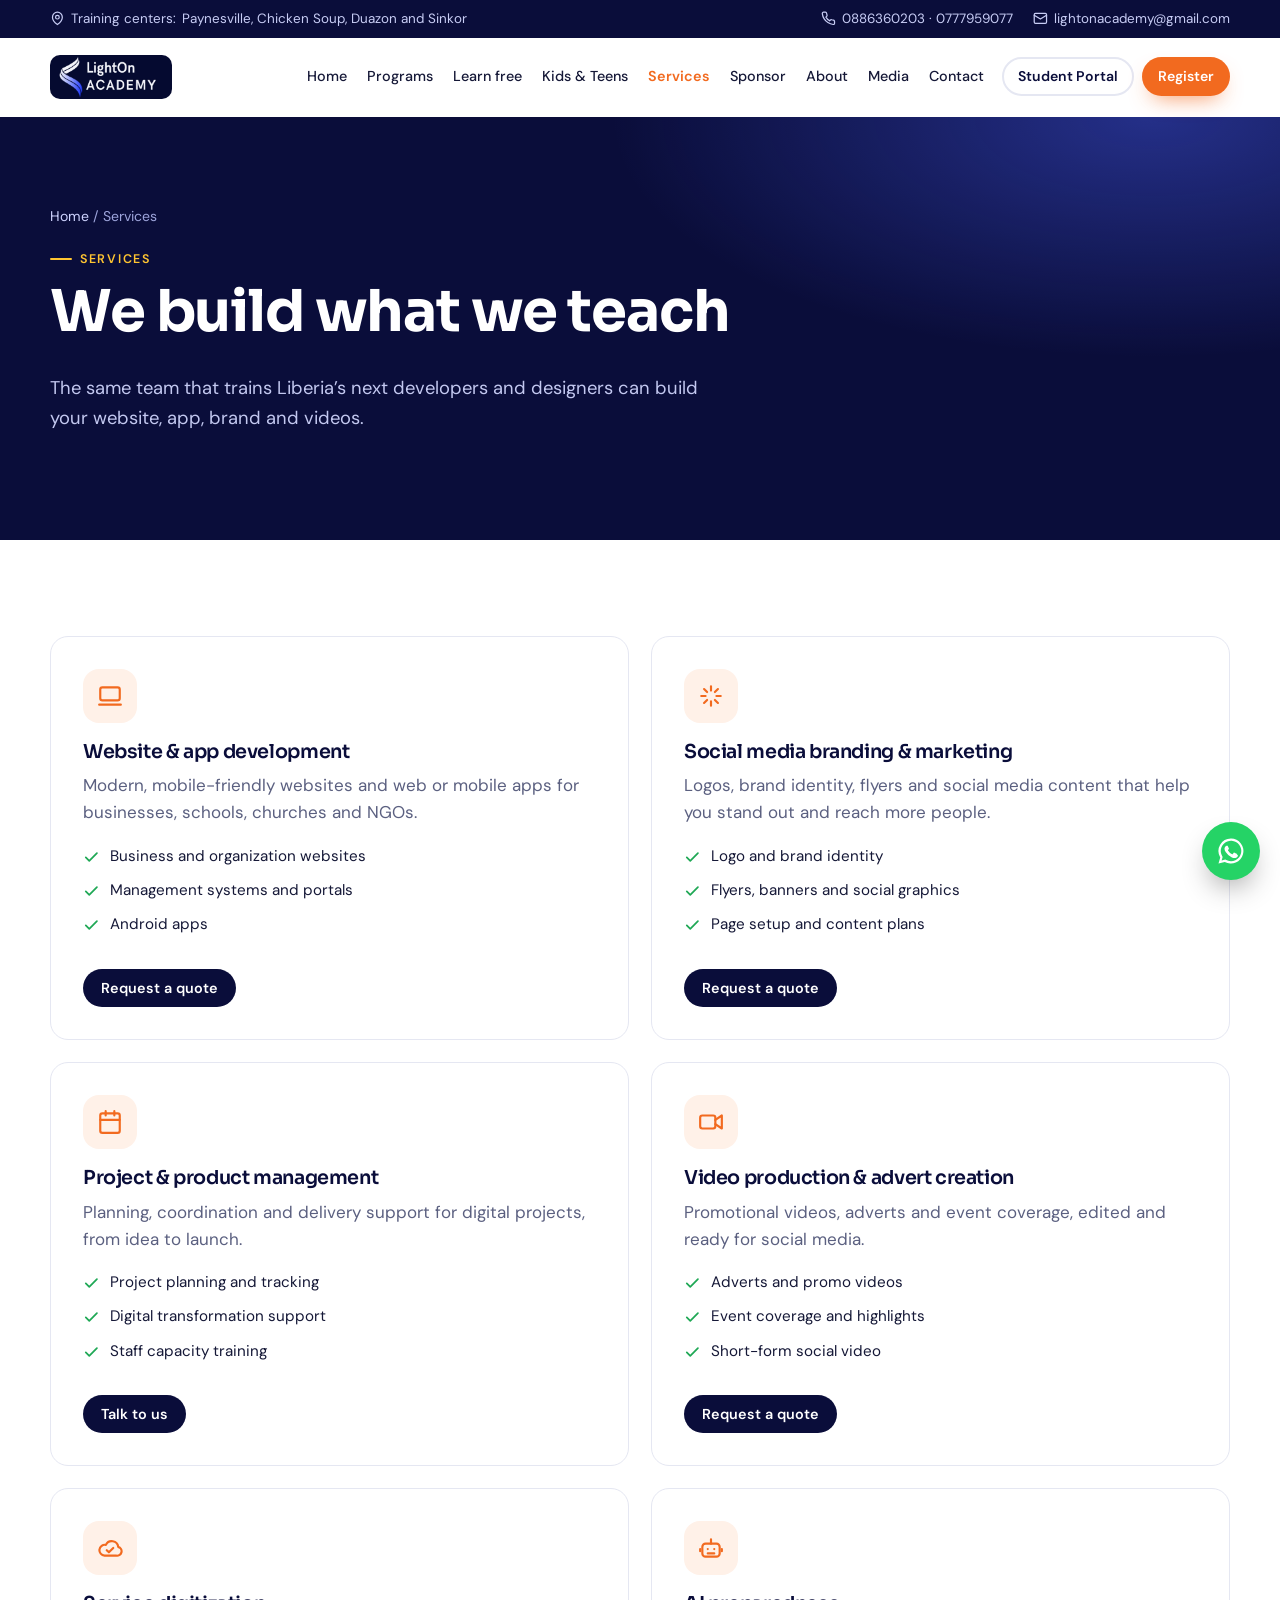
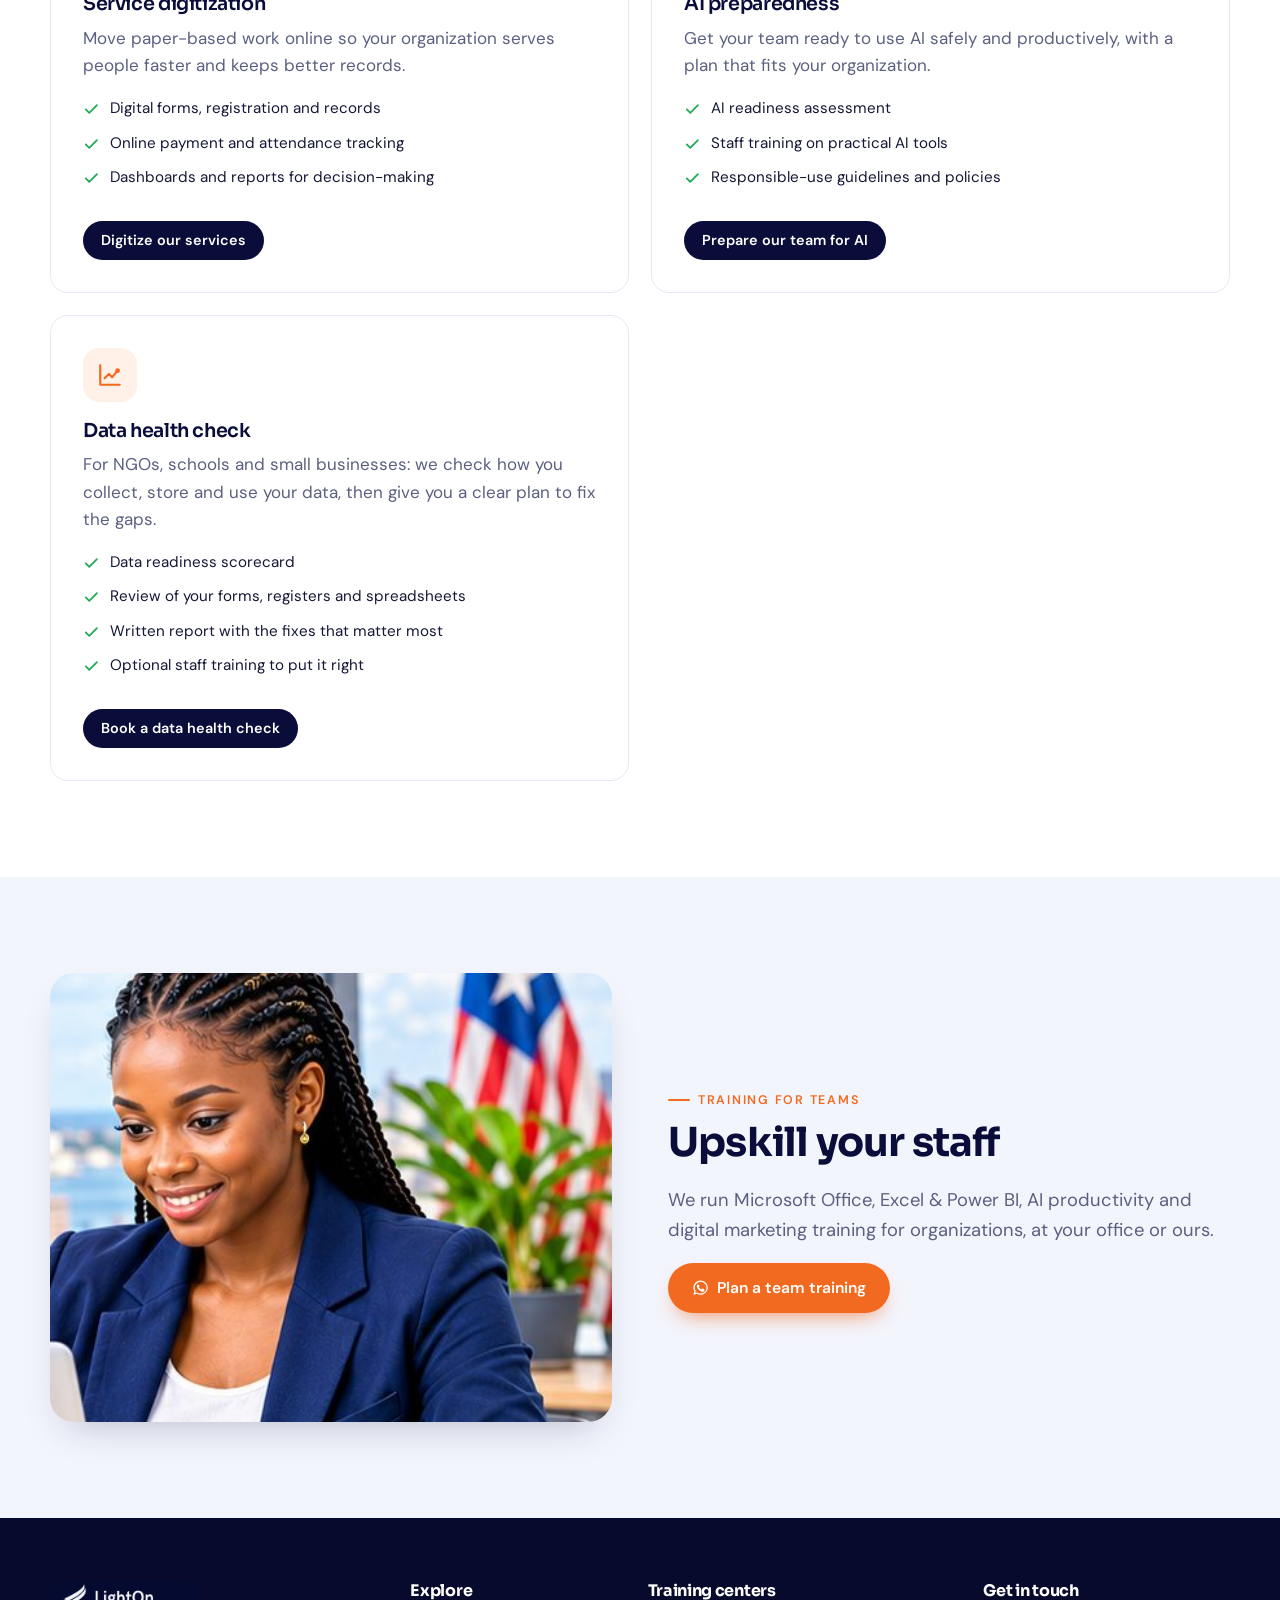
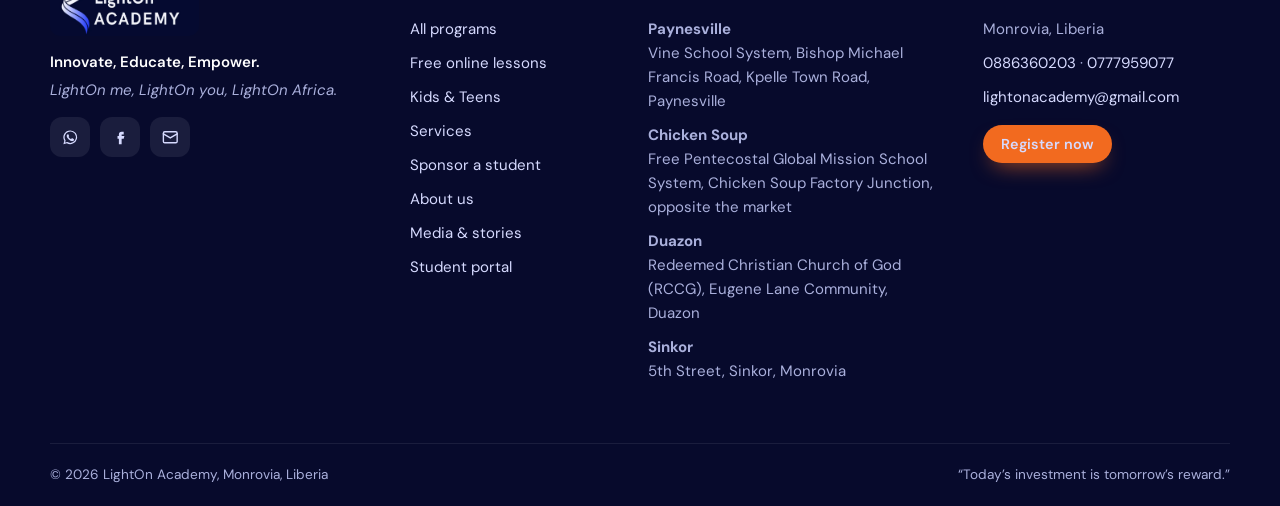
<file: services.html>
<!doctype html>
<html lang="en">
<head>
<meta charset="utf-8">
<meta name="viewport" content="width=device-width,initial-scale=1">
<title>Services | LightOn Academy</title>
<meta name="description" content="Website and app development, social media branding and marketing, project and product management, and video production for businesses, churches and NGOs in Liberia.">
<meta property="og:title" content="Services | LightOn Academy">
<meta property="og:description" content="Website and app development, social media branding and marketing, project and product management, and video production for businesses, churches and NGOs in Liberia.">
<meta property="og:image" content="assets/img/photos/hero-couple.jpg">
<meta property="og:type" content="website">
<meta name="theme-color" content="#0a0d3a">
<link rel="icon" href="assets/img/favicon.png">
<link rel="apple-touch-icon" href="assets/img/apple-touch-icon.png">
<link rel="preconnect" href="https://fonts.googleapis.com"><link rel="preconnect" href="https://fonts.gstatic.com" crossorigin><link href="https://fonts.googleapis.com/css2?family=DM+Sans:opsz,wght@9..40,400;9..40,500;9..40,600;9..40,700&family=Sora:wght@500;600;700&display=swap" rel="stylesheet">
<link rel="stylesheet" href="assets/css/style.css">
<script src="assets/js/config.js"></script>
<script src="assets/js/app.js" defer></script>
</head>
<body data-page="services">
<div id="site-header"></div>
<main>
<section class="page-hero">
  <div class="wrap">
    <p class="crumbs"><a href="index.html">Home</a> / Services</p>
    <span class="eyebrow light">Services</span>
    <h1>We build what we teach</h1>
    <p class="lead">The same team that trains Liberia’s next developers and designers can build your website, app, brand and videos.</p>
  </div>
</section>

<section class="section">
  <div class="wrap services" data-services></div>
</section>

<section class="section bg-soft">
  <div class="wrap split">
    <div class="split-img reveal"><img src="assets/img/photos/excel.jpg" alt="Professional working on a laptop" loading="lazy"></div>
    <div class="reveal">
      <span class="eyebrow">Training for teams</span>
      <h2>Upskill your staff</h2>
      <p class="lead">We run Microsoft Office, Excel &amp; Power BI, AI productivity and digital marketing training for organizations, at your office or ours.</p>
      <a class="btn btn-orange" data-wa="Hello LightOn Academy, I'd like to arrange training for my team." href="#"><span data-icon="wa"></span> Plan a team training</a>
    </div>
  </div>
</section>
</main>
<div id="site-footer"></div>
</body>
</html>
</file>
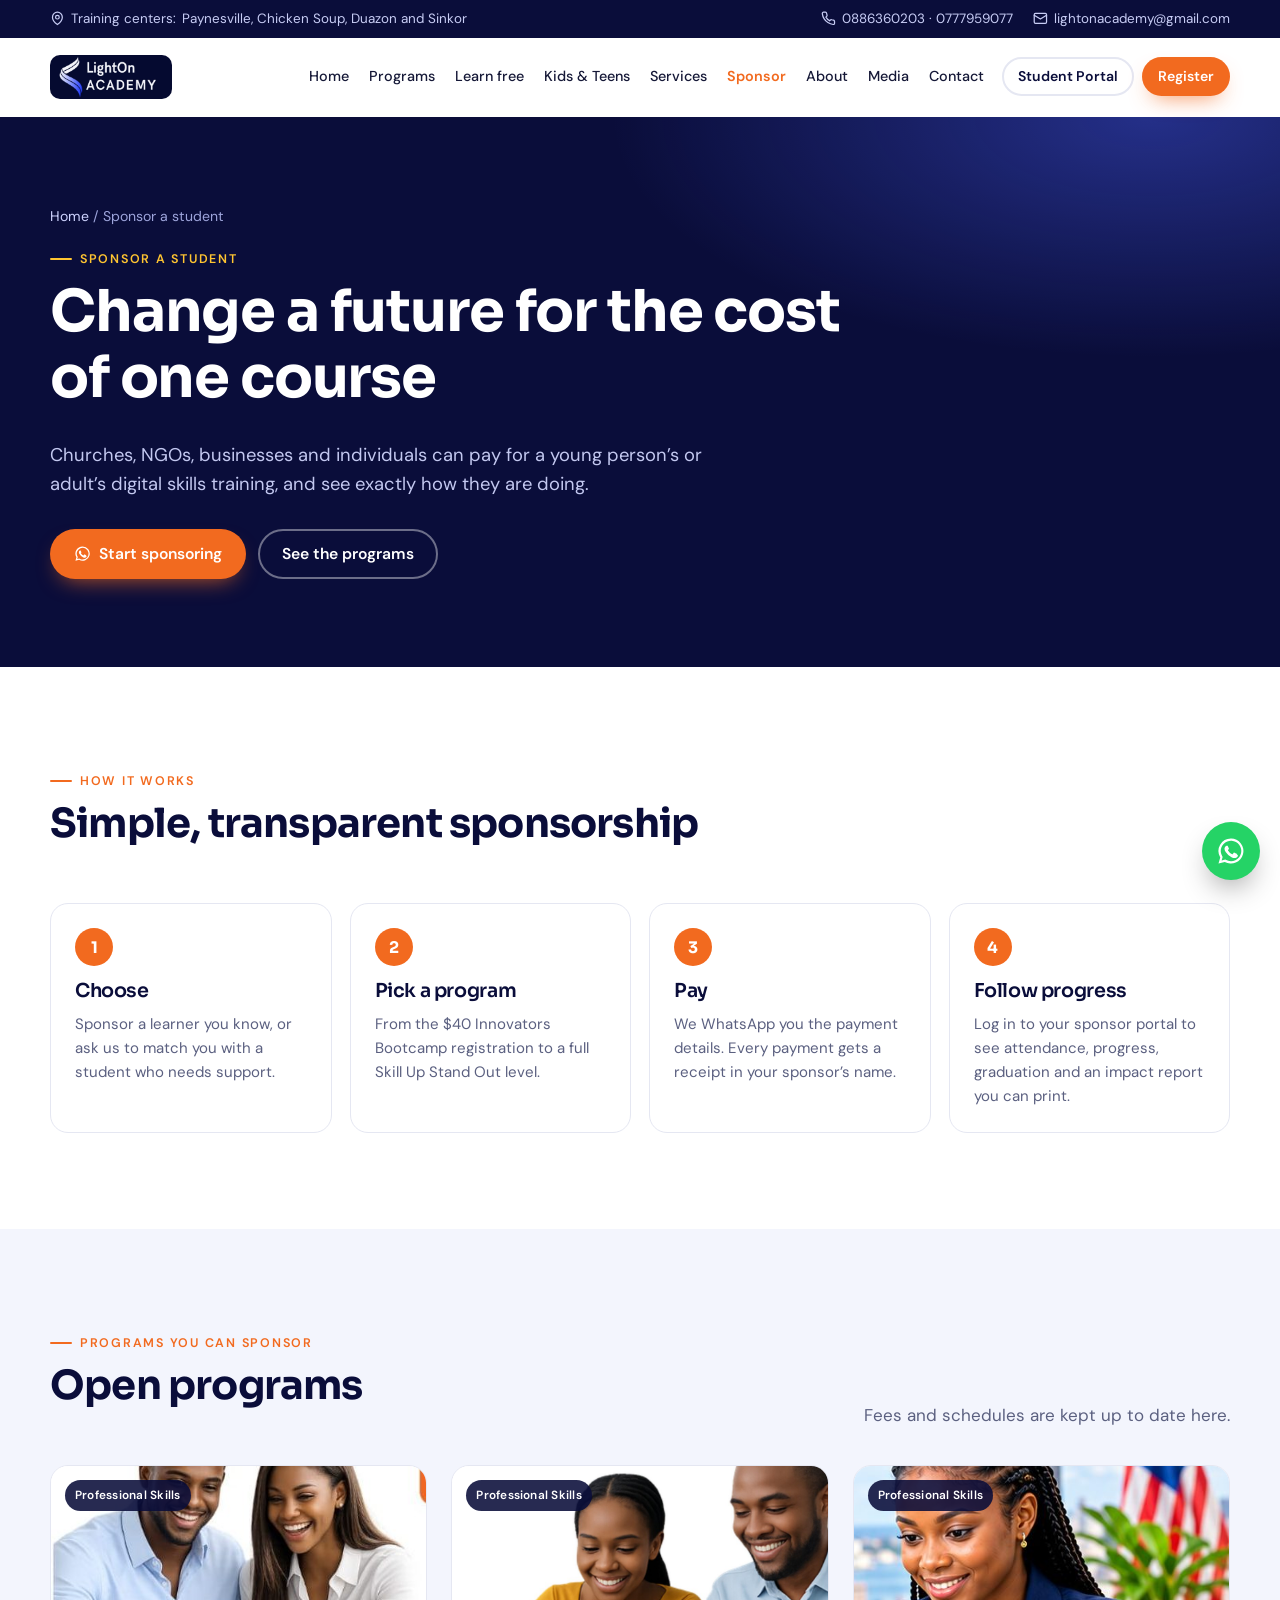
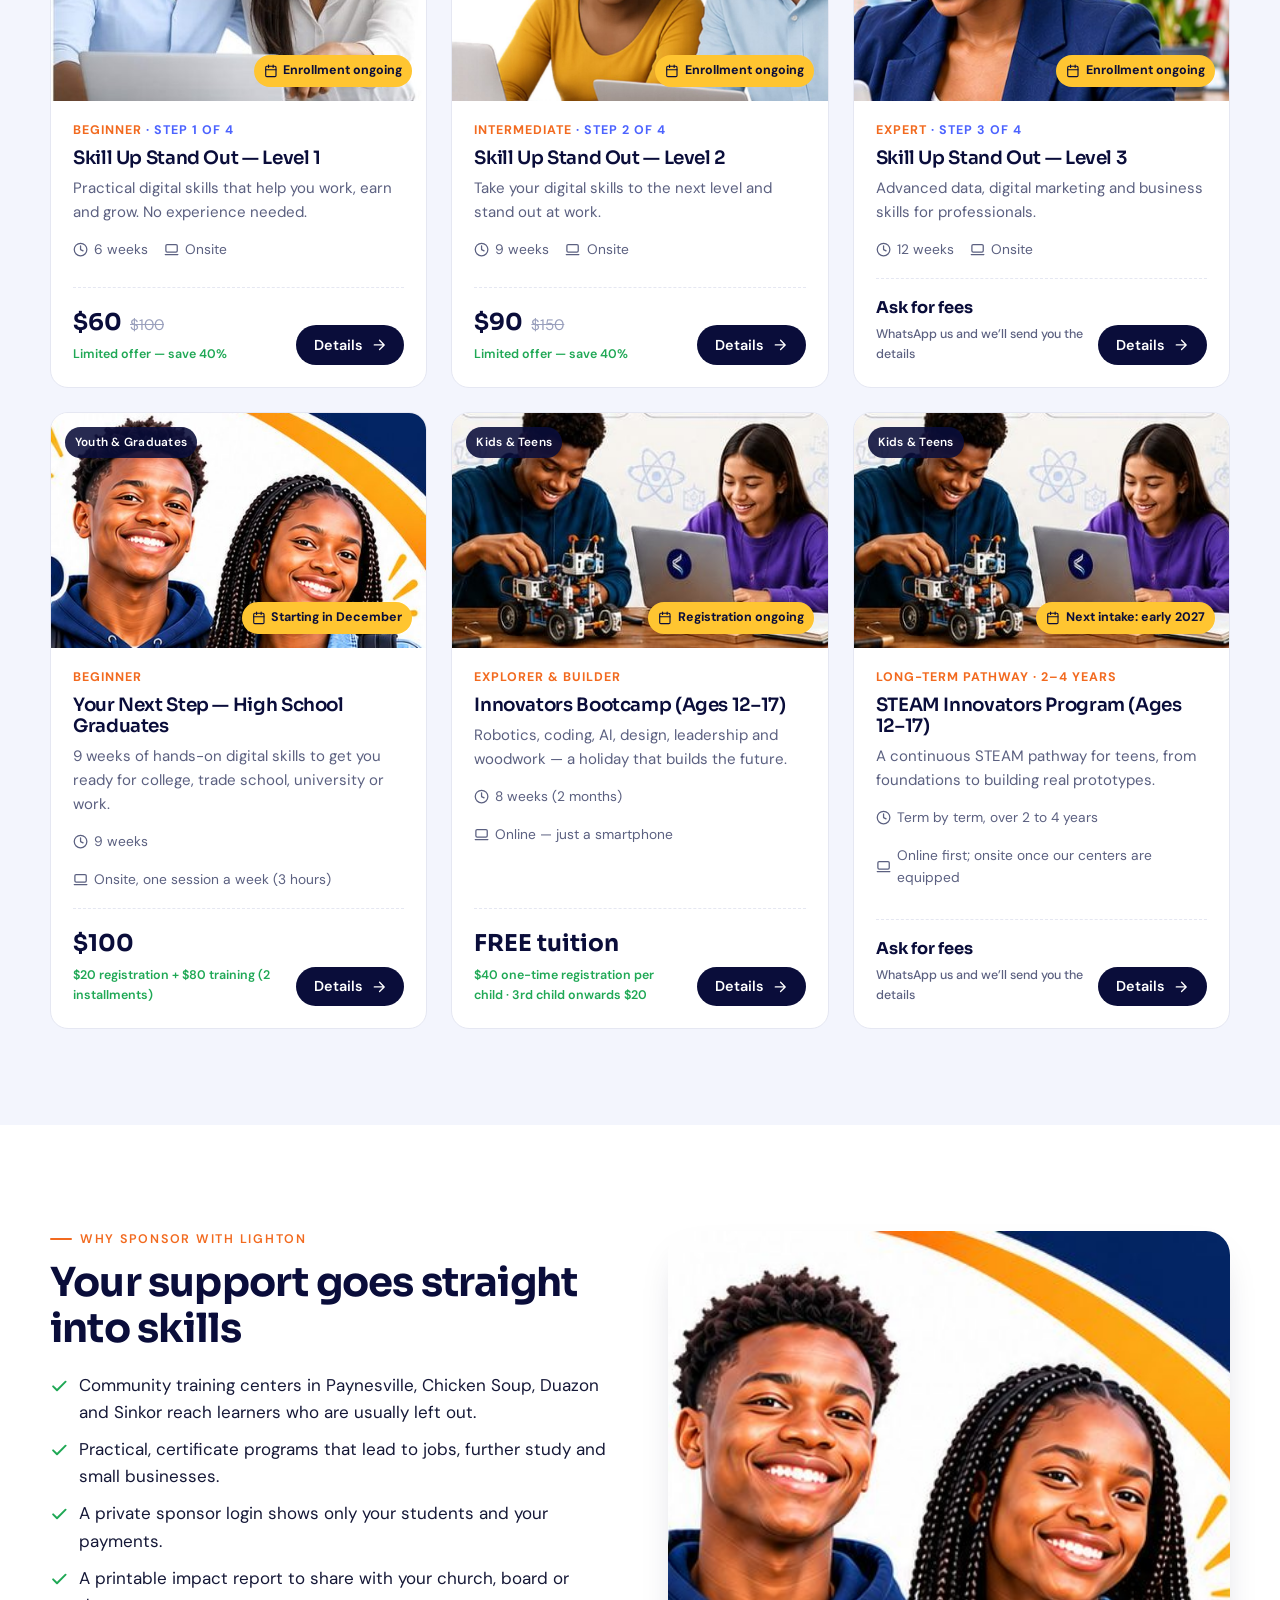
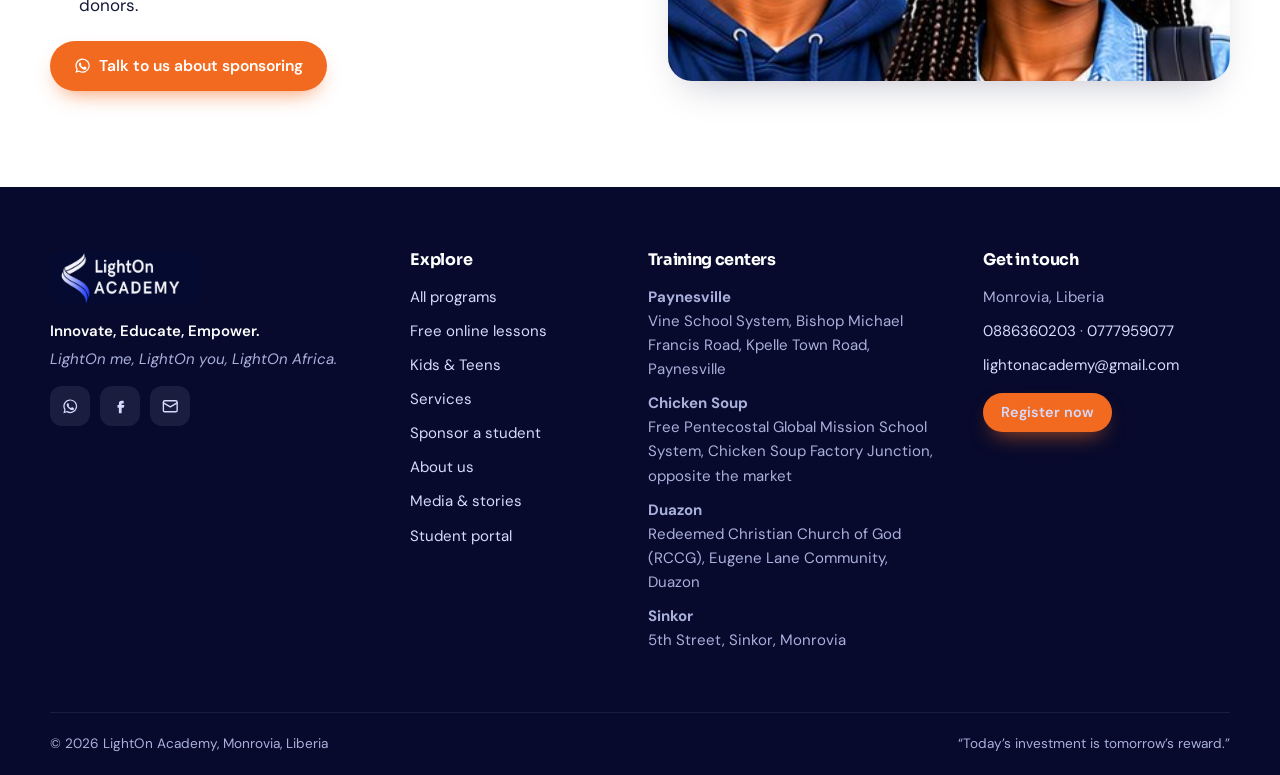
<file: sponsor.html>
<!doctype html>
<html lang="en">
<head>
<meta charset="utf-8">
<meta name="viewport" content="width=device-width,initial-scale=1">
<title>Sponsor a Student | LightOn Academy</title>
<meta name="description" content="Churches, NGOs, businesses and individuals can sponsor a learner's digital skills training at LightOn Academy and follow their progress.">
<meta property="og:title" content="Sponsor a Student | LightOn Academy">
<meta property="og:description" content="Churches, NGOs, businesses and individuals can sponsor a learner's digital skills training at LightOn Academy and follow their progress.">
<meta property="og:image" content="assets/img/photos/hero-couple.jpg">
<meta property="og:type" content="website">
<meta name="theme-color" content="#0a0d3a">
<link rel="icon" href="assets/img/favicon.png">
<link rel="apple-touch-icon" href="assets/img/apple-touch-icon.png">
<link rel="preconnect" href="https://fonts.googleapis.com"><link rel="preconnect" href="https://fonts.gstatic.com" crossorigin><link href="https://fonts.googleapis.com/css2?family=DM+Sans:opsz,wght@9..40,400;9..40,500;9..40,600;9..40,700&family=Sora:wght@500;600;700&display=swap" rel="stylesheet">
<link rel="stylesheet" href="assets/css/style.css">
<script src="assets/js/config.js"></script>
<script src="assets/js/app.js" defer></script>
</head>
<body data-page="sponsor">
<div id="site-header"></div>
<main>
<section class="page-hero">
  <div class="wrap">
    <p class="crumbs"><a href="index.html">Home</a> / Sponsor a student</p>
    <span class="eyebrow light">Sponsor a student</span>
    <h1>Change a future for the cost of one course</h1>
    <p class="lead">Churches, NGOs, businesses and individuals can pay for a young person’s or adult’s digital skills training, and see exactly how they are doing.</p>
    <div class="hero-ctas" style="margin-bottom:0">
      <a class="btn btn-orange" data-wa="Hello LightOn Academy, I'd like to sponsor a student." href="#"><span data-icon="wa"></span> Start sponsoring</a>
      <a class="btn btn-outline-light" href="programs.html">See the programs</a>
    </div>
  </div>
</section>

<section class="section">
  <div class="wrap">
    <div class="sec-head"><div><span class="eyebrow">How it works</span><h2>Simple, transparent sponsorship</h2></div></div>
    <div class="steps">
      <div class="step reveal"><h3>Choose</h3><p>Sponsor a learner you know, or ask us to match you with a student who needs support.</p></div>
      <div class="step reveal"><h3>Pick a program</h3><p>From the $40 Innovators Bootcamp registration to a full Skill Up Stand Out level.</p></div>
      <div class="step reveal"><h3>Pay</h3><p>We WhatsApp you the payment details. Every payment gets a receipt in your sponsor’s name.</p></div>
      <div class="step reveal"><h3>Follow progress</h3><p>Log in to your sponsor portal to see attendance, progress, graduation and an impact report you can print.</p></div>
    </div>
  </div>
</section>

<section class="section bg-soft">
  <div class="wrap">
    <div class="sec-head"><div><span class="eyebrow">Programs you can sponsor</span><h2>Open programs</h2></div><p>Fees and schedules are kept up to date here.</p></div>
    <div class="grid" data-courses="all" data-limit="6"><div class="skeleton"></div></div>
  </div>
</section>

<section class="section">
  <div class="wrap split">
    <div class="reveal">
      <span class="eyebrow">Why sponsor with LightOn</span>
      <h2>Your support goes straight into skills</h2>
      <ul class="ticks">
        <li><span data-icon="check"></span><span>Community training centers in <span data-center-list>Paynesville, Chicken Soup, Duazon and Sinkor</span> reach learners who are usually left out.</span></li>
        <li><span data-icon="check"></span><span>Practical, certificate programs that lead to jobs, further study and small businesses.</span></li>
        <li><span data-icon="check"></span><span>A private sponsor login shows only your students and your payments.</span></li>
        <li><span data-icon="check"></span><span>A printable impact report to share with your church, board or donors.</span></li>
      </ul>
      <a class="btn btn-orange" data-wa="Hello LightOn Academy, I'd like to sponsor a student." href="#"><span data-icon="wa"></span> Talk to us about sponsoring</a>
    </div>
    <div class="split-img reveal"><img src="assets/img/photos/nextstep.jpg" alt="Two smiling young graduates" loading="lazy"></div>
  </div>
</section>
</main>
<div id="site-footer"></div>
</body>
</html>
</file>
<file: assets/css/style.css>
/* LightOn Academy — site styles */
:root{
  --navy:#0a0d3a; --navy-2:#141a5c; --ink:#151837; --muted:#5b6080; --line:#e5e7f2;
  --blue:#4c63ff; --blue-2:#7c8cff; --orange:#f26a1f; --orange-2:#ff8a3d; --sun:#ffc531;
  --cream:#fbf7f2; --soft:#f3f5fd; --white:#fff; --green:#1fa855;
  --r:18px; --r-sm:12px; --shadow:0 18px 40px -18px rgba(10,13,58,.28); --shadow-sm:0 6px 18px -8px rgba(10,13,58,.18);
  --font-h:"Sora",system-ui,sans-serif; --font:"DM Sans",system-ui,-apple-system,"Segoe UI",sans-serif;
}
*{box-sizing:border-box}
html{scroll-behavior:smooth;-webkit-text-size-adjust:100%}
body{margin:0;font-family:var(--font);font-size:17px;line-height:1.6;color:var(--ink);background:var(--white)}
img{max-width:100%;display:block}
a{color:var(--blue);text-decoration:none}
a:hover{text-decoration:underline}
h1,h2,h3,h4{font-family:var(--font-h);line-height:1.15;margin:0 0 .5em;letter-spacing:-.02em;color:var(--navy)}
h1{font-size:clamp(2.1rem,5vw,3.6rem);font-weight:700}
h2{font-size:clamp(1.7rem,3.4vw,2.5rem);font-weight:700}
h3{font-size:1.2rem;font-weight:600}
p{margin:0 0 1em}
svg{width:1.1em;height:1.1em;flex:none;vertical-align:-.15em}
[hidden]{display:none!important}
.wrap{width:min(1180px,100% - 40px);margin-inline:auto}
.narrow{max-width:760px}
.center{text-align:center}
.lead{font-size:1.15rem;color:var(--muted)}
.small{font-size:.88rem;color:var(--muted)}
.section{padding:clamp(56px,8vw,96px) 0}
.section.tight{padding:48px 0}
.bg-soft{background:var(--soft)}
.bg-cream{background:var(--cream)}
.bg-navy{background:var(--navy);color:#dfe3ff}
.bg-navy h2,.bg-navy h3{color:#fff}
.sec-head{display:flex;align-items:end;justify-content:space-between;gap:24px;margin-bottom:36px;flex-wrap:wrap}
.sec-head p{margin:0;max-width:560px;color:var(--muted)}
.bg-navy .sec-head p{color:#b9bfeb}
.eyebrow{display:inline-flex;align-items:center;gap:8px;font:600 .78rem/1 var(--font);letter-spacing:.14em;text-transform:uppercase;color:var(--orange);margin-bottom:14px}
.eyebrow::before{content:"";width:22px;height:2px;background:currentColor;border-radius:2px}
.eyebrow.light{color:var(--sun)}

/* buttons */
.btn{display:inline-flex;align-items:center;justify-content:center;gap:8px;font:600 .98rem/1 var(--font);padding:14px 22px;border-radius:999px;border:2px solid transparent;cursor:pointer;transition:transform .15s,box-shadow .15s,background .15s;text-decoration:none!important;white-space:nowrap}
.btn:hover{transform:translateY(-2px)}
.btn-sm{padding:10px 16px;font-size:.9rem}
.btn-block{display:flex;width:100%}
.btn-orange{background:var(--orange);color:#fff;box-shadow:0 10px 22px -10px rgba(242,106,31,.8)}
.btn-orange:hover{background:var(--orange-2)}
.btn-navy{background:var(--navy);color:#fff}
.btn-navy:hover{background:var(--navy-2)}
.btn-ghost{border-color:var(--line);color:var(--navy);background:#fff}
.btn-ghost:hover{border-color:var(--navy)}
.btn-ghost-dark{border-color:var(--navy);color:var(--navy)}
.btn-light{background:#fff;color:var(--navy)}
.btn-outline-light{border-color:rgba(255,255,255,.4);color:#fff}
.btn-outline-light:hover{border-color:#fff}
.btn-wa{background:#e8f8ee;color:#137a3c}
.btn-wa:hover{background:#d6f2e1}

/* header */
.topbar{background:var(--navy);color:#c8cdf5;font-size:.84rem}
.topbar .wrap{display:flex;justify-content:space-between;gap:16px;padding:8px 0;flex-wrap:wrap}
.topbar a{color:#c8cdf5}
.topbar span,.topbar a{display:inline-flex;align-items:center;gap:6px}
.tb-right{gap:20px!important}
.site-header{position:sticky;top:0;z-index:50;background:rgba(255,255,255,.92);backdrop-filter:saturate(1.4) blur(10px);border-bottom:1px solid transparent;transition:border-color .2s,box-shadow .2s}
.scrolled .site-header{border-color:var(--line);box-shadow:var(--shadow-sm)}
.nav-wrap{display:flex;align-items:center;justify-content:space-between;gap:20px;height:78px}
.brand img{height:50px;width:auto;border-radius:10px}
.nav{display:flex;align-items:center;gap:4px}
.nav>a{color:var(--ink);font-weight:500;font-size:.96rem;padding:8px 12px;border-radius:10px;white-space:nowrap}
.nav>a:hover{background:var(--soft);text-decoration:none}
.nav>a[aria-current]{color:var(--orange);font-weight:600}
.nav-cta{display:flex;gap:8px;margin-left:12px}
.nav-cta .btn{padding:11px 18px;font-size:.92rem}
.nav-toggle{display:none;background:none;border:0;color:var(--navy);padding:8px;cursor:pointer}
.nav-toggle svg{width:28px;height:28px}

/* hero */
.hero{position:relative;overflow:hidden;background:radial-gradient(1200px 600px at 85% -10%,rgba(76,99,255,.45),transparent 60%),radial-gradient(800px 500px at -10% 110%,rgba(242,106,31,.25),transparent 60%),var(--navy);color:#dfe3ff}
.hero::before{content:"";position:absolute;inset:0;background-image:linear-gradient(rgba(255,255,255,.05) 1px,transparent 1px),linear-gradient(90deg,rgba(255,255,255,.05) 1px,transparent 1px);background-size:56px 56px;mask-image:linear-gradient(180deg,#000 10%,transparent 90%)}
.hero-grid{position:relative;display:grid;grid-template-columns:1.1fr .9fr;gap:48px;align-items:center;padding:clamp(56px,8vw,104px) 0 clamp(64px,8vw,110px)}
.hero h1{color:#fff}
.hero h1 em{font-style:normal;background:linear-gradient(90deg,var(--orange-2),var(--sun));-webkit-background-clip:text;background-clip:text;color:transparent}
.hero .lead{color:#c3c8f0;max-width:560px}
.hero-ctas{display:flex;gap:12px;flex-wrap:wrap;margin:30px 0 34px}
.hero-points{display:flex;gap:22px;flex-wrap:wrap;list-style:none;padding:0;margin:0;font-size:.95rem}
.hero-points li{display:flex;align-items:center;gap:8px}
.hero-points svg{color:var(--sun)}
.hero-art{position:relative}
.hero-art .photo{position:relative;border-radius:28px;overflow:hidden;background:#fff;box-shadow:0 40px 80px -30px rgba(0,0,0,.6);aspect-ratio:1/1}
.hero-art .photo img{width:100%;height:100%;object-fit:cover}
.hero-art::before{content:"";position:absolute;inset:-18px 30px auto -18px;height:70%;background:var(--orange);border-radius:28px;transform:rotate(-4deg);z-index:0}
.hero-art .photo{z-index:1}
.float-card{position:absolute;z-index:2;background:#fff;color:var(--ink);border-radius:16px;padding:12px 16px;box-shadow:var(--shadow);display:flex;align-items:center;gap:12px;font-size:.88rem;line-height:1.3}
.float-card strong{display:block;font-family:var(--font-h);color:var(--navy);font-size:1rem}
.float-card .ico{width:40px;height:40px;border-radius:12px;display:grid;place-items:center;background:var(--soft);color:var(--blue)}
.float-card .ico svg{width:22px;height:22px}
.fc-1{left:-28px;bottom:14%}
.fc-2{right:-18px;top:10%}
.fc-2 .ico{background:#fff1e8;color:var(--orange)}

/* paths */
.paths{display:grid;grid-template-columns:repeat(4,1fr);gap:18px;margin-top:-64px;position:relative;z-index:3}
.path{background:#fff;border-radius:var(--r);padding:28px;box-shadow:var(--shadow);border:1px solid var(--line);display:flex;flex-direction:column;gap:6px;transition:transform .2s}
.path:hover{transform:translateY(-4px);text-decoration:none}
.path .p-ico{width:52px;height:52px;border-radius:14px;display:grid;place-items:center;margin-bottom:12px}
.path .p-ico svg{width:26px;height:26px}
.path h3{margin:0}
.path p{color:var(--muted);margin:0 0 10px;font-size:.96rem}
.path .go{margin-top:auto;font-weight:600;display:inline-flex;align-items:center;gap:6px}
.path:nth-child(1) .p-ico{background:#eef0ff;color:var(--blue)}
.path:nth-child(2) .p-ico{background:#fff1e8;color:var(--orange)}
.path:nth-child(3) .p-ico{background:#e8f8ee;color:var(--green)}
.path:nth-child(4) .p-ico{background:#fff7dc;color:#c58a00}
.path{padding:24px}

/* course cards */
.grid{display:grid;grid-template-columns:repeat(3,1fr);gap:24px}
.card{background:#fff;border-radius:var(--r);border:1px solid var(--line);overflow:hidden;display:flex;flex-direction:column;transition:transform .2s,box-shadow .2s}
.card:hover{transform:translateY(-4px);box-shadow:var(--shadow)}
.c-img{position:relative;display:block;aspect-ratio:16/10;background:var(--soft);overflow:hidden}
.c-img img{width:100%;height:100%;object-fit:cover;transition:transform .5s}
.card:hover .c-img img{transform:scale(1.04)}
.tag{position:absolute;left:14px;top:14px;background:rgba(10,13,58,.88);color:#fff;font-size:.74rem;font-weight:600;padding:6px 10px;border-radius:999px;letter-spacing:.02em}
.start{position:absolute;right:14px;bottom:14px;background:var(--sun);color:var(--navy);font-size:.78rem;font-weight:700;padding:6px 10px;border-radius:999px;display:inline-flex;align-items:center;gap:6px}
.c-body{padding:20px 22px 22px;display:flex;flex-direction:column;flex:1}
.c-level{font-size:.78rem;font-weight:700;color:var(--orange);text-transform:uppercase;letter-spacing:.08em;margin:0 0 6px}
.c-body h3{font-size:1.15rem;margin-bottom:8px}
.c-body h3 a{color:var(--navy)}
.c-tag{color:var(--muted);font-size:.94rem;margin-bottom:14px}
.meta{list-style:none;padding:0;margin:0 0 18px;display:flex;gap:16px;flex-wrap:wrap;font-size:.86rem;color:var(--muted)}
.meta li{display:flex;align-items:center;gap:6px}
.c-foot{margin-top:auto;display:flex;align-items:end;justify-content:space-between;gap:12px;padding-top:16px;border-top:1px dashed var(--line)}
.price{display:flex;flex-wrap:wrap;align-items:baseline;gap:4px 8px}
.p-main{font-family:var(--font-h);font-size:1.45rem;font-weight:700;color:var(--navy)}
.p-reg{color:#9aa0bd;font-size:.95rem}
.p-note{flex-basis:100%;font-size:.78rem;color:var(--green);font-weight:600}
.price.ask .p-main{font-size:1.02rem}
.price.ask .p-note{color:var(--muted);font-weight:500}
.empty{grid-column:1/-1;background:var(--soft);border-radius:var(--r);padding:28px;text-align:center;color:var(--muted)}
.skeleton{grid-column:1/-1;height:220px;border-radius:var(--r);background:linear-gradient(90deg,var(--soft),#fff,var(--soft));background-size:200% 100%;animation:sk 1.2s infinite}
@keyframes sk{to{background-position:-200% 0}}
.chips{display:flex;gap:10px;flex-wrap:wrap;margin-bottom:28px}
.chip{border:1px solid var(--line);background:#fff;border-radius:999px;padding:9px 16px;font:500 .92rem var(--font);cursor:pointer;color:var(--ink)}
.chip.on{background:var(--navy);color:#fff;border-color:var(--navy)}

/* masterclasses */
.mc-grid{display:grid;grid-template-columns:repeat(3,1fr);gap:14px}
.mc{display:flex;align-items:center;gap:14px;background:#fff;border:1px solid var(--line);border-radius:14px;padding:16px;color:var(--ink);transition:border-color .2s,transform .2s}
.mc:hover{border-color:var(--orange);transform:translateY(-2px);text-decoration:none}
.mc strong{display:block;font-family:var(--font-h);font-size:.98rem;color:var(--navy)}
.mc small{color:var(--muted);font-size:.84rem}
.mc-ico{width:40px;height:40px;border-radius:12px;background:#fff1e8;color:var(--orange);display:grid;place-items:center}
.mc-go{margin-left:auto;color:var(--green)}
.mc-go svg{width:22px;height:22px}

/* features */
.features{display:grid;grid-template-columns:repeat(4,1fr);gap:20px}
.feature{padding:26px;border-radius:var(--r);background:#fff;border:1px solid var(--line)}
.feature .f-ico{width:48px;height:48px;border-radius:14px;background:var(--navy);color:var(--sun);display:grid;place-items:center;margin-bottom:16px}
.feature .f-ico svg{width:24px;height:24px}
.feature p{color:var(--muted);font-size:.95rem;margin:0}
.bg-navy .feature{background:rgba(255,255,255,.05);border-color:rgba(255,255,255,.1)}
.bg-navy .feature p{color:#b9bfeb}
.bg-navy .feature .f-ico{background:rgba(255,255,255,.08)}

/* stats */
.stats{display:grid;grid-template-columns:repeat(4,1fr);gap:16px}
.stat{text-align:center;padding:24px 10px;border-radius:var(--r);background:rgba(255,255,255,.06)}
.stat strong{display:block;font-family:var(--font-h);font-size:clamp(2rem,4vw,2.8rem);color:#fff;line-height:1}
.stat span{font-size:.92rem;color:#b9bfeb}

/* pathway */
.ladder{display:grid;grid-template-columns:repeat(3,1fr);gap:0;counter-reset:lvl;position:relative}
.rung{position:relative;padding:28px 26px 26px;background:#fff;border:1px solid var(--line)}
.rung:first-child{border-radius:var(--r) 0 0 var(--r)}
.rung:last-child{border-radius:0 var(--r) var(--r) 0}
.rung+.rung{border-left:0}
.rung .lvl{font:700 .78rem var(--font);letter-spacing:.12em;text-transform:uppercase;color:var(--orange)}
.rung h3{margin:6px 0 4px}
.rung .dur{display:inline-flex;align-items:center;gap:6px;color:var(--muted);font-size:.9rem;margin-bottom:14px}
.rung ul{padding:0;margin:0 0 16px;list-style:none;font-size:.94rem}
.rung li{display:flex;gap:8px;margin-bottom:6px}
.rung li svg{color:var(--green);margin-top:4px}
.rung:nth-child(2){background:#fbfbff}
.rung:nth-child(3){background:var(--navy);color:#dfe3ff;border-color:var(--navy)}
.rung:nth-child(3) h3{color:#fff}
.rung:nth-child(3) .dur{color:#b9bfeb}

/* split promo */
.split{display:grid;grid-template-columns:1fr 1fr;gap:56px;align-items:center}
.split-img{position:relative;border-radius:24px;overflow:hidden;aspect-ratio:4/3.2;box-shadow:var(--shadow)}
.split-img img{width:100%;height:100%;object-fit:cover}
.mosaic{display:grid;grid-template-columns:1fr 1fr;grid-template-rows:1.25fr 1fr;gap:14px;aspect-ratio:1/0.95}
.mosaic img{width:100%;height:100%;object-fit:cover;border-radius:18px}
.mosaic img:first-child{grid-column:1/3}
.mosaic img:nth-child(2){object-position:center 30%}
.ticks{list-style:none;padding:0;margin:0 0 22px}
.ticks li{display:flex;gap:10px;margin-bottom:10px}
.ticks li svg{color:var(--green);margin-top:5px}
.ticks.two{display:grid;grid-template-columns:1fr 1fr;gap:4px 24px}
.pill-row{display:flex;flex-wrap:wrap;gap:10px;margin:0 0 24px}
.pill{background:var(--soft);color:var(--navy);border-radius:999px;padding:8px 14px;font-size:.88rem;font-weight:600}
.pill.o{background:#fff1e8;color:var(--orange)}

/* testimonial */
.quote{max-width:860px;margin:auto;text-align:center}
.quote blockquote{font-family:var(--font-h);font-size:clamp(1.3rem,2.6vw,1.9rem);line-height:1.35;color:var(--navy);margin:0 0 20px;font-weight:500}
.quote blockquote::before{content:"“";display:block;font-size:4rem;line-height:.6;color:var(--orange)}
.quote cite{font-style:normal;color:var(--muted)}
.quote cite strong{color:var(--ink)}

/* centers */
.centers-grid{display:grid;grid-template-columns:repeat(4,1fr);gap:18px}
.loc{background:#fff;border:1px solid var(--line);border-radius:var(--r);padding:22px;display:flex;flex-direction:column}
.loc .c-ico{width:42px;height:42px;border-radius:12px;background:#fff1e8;color:var(--orange);display:grid;place-items:center;margin-bottom:14px}
.loc h3{margin-bottom:6px}
.loc p{color:var(--muted);font-size:.93rem;margin:0 0 6px}
.loc a{margin-top:auto;padding-top:10px;font-weight:600;font-size:.92rem;display:inline-flex;align-items:center;gap:6px}
.loc.office{background:var(--navy);border-color:var(--navy)}
.loc.office h3{color:#fff}.loc.office p{color:#b9bfeb}.loc.office a{color:var(--sun)}
.loc.office .c-ico{background:rgba(255,255,255,.1);color:var(--sun)}

/* CTA band */
.cta-band{background:linear-gradient(120deg,var(--orange),#ff9248);border-radius:28px;padding:clamp(32px,5vw,56px);display:flex;align-items:center;justify-content:space-between;gap:24px;flex-wrap:wrap;color:#fff;position:relative;overflow:hidden}
.cta-band::after{content:"";position:absolute;right:-60px;top:-60px;width:240px;height:240px;border-radius:50%;border:40px solid rgba(255,255,255,.12)}
.cta-band h2{color:#fff;margin-bottom:6px}
.cta-band p{margin:0;opacity:.92}
.cta-band .btns{display:flex;gap:12px;flex-wrap:wrap;position:relative;z-index:1}

/* page hero */
.page-hero{background:radial-gradient(900px 400px at 90% 0,rgba(76,99,255,.4),transparent 60%),var(--navy);color:#c3c8f0;padding:clamp(56px,7vw,88px) 0}
.page-hero h1{color:#fff;max-width:820px}
.page-hero .lead{color:#c3c8f0;max-width:680px}
.page-hero .crumbs,.c-hero .crumbs{font-size:.88rem;color:#9ea5dc;margin-bottom:14px}
.crumbs a{color:#cfd4ff}

/* course detail */
.c-hero{background:var(--navy);color:#c3c8f0;padding:clamp(48px,6vw,80px) 0}
.c-hero h1{color:#fff;font-size:clamp(1.9rem,4vw,3rem)}
.c-hero .lead{color:#c3c8f0}
.c-hero-grid{display:grid;grid-template-columns:1.25fr .75fr;gap:48px;align-items:center}
.c-hero-img{border-radius:24px;overflow:hidden;aspect-ratio:1/1;background:#fff}
.c-hero-img img{width:100%;height:100%;object-fit:cover}
.facts{list-style:none;padding:0;margin:26px 0 0;display:grid;grid-template-columns:repeat(2,1fr);gap:12px;max-width:620px}
.facts li{display:flex;gap:12px;align-items:center;background:rgba(255,255,255,.06);border:1px solid rgba(255,255,255,.1);border-radius:14px;padding:12px 14px;color:#fff;font-weight:600;font-size:.95rem;line-height:1.3}
.facts li svg{width:22px;height:22px;color:var(--sun)}
.facts small{display:block;color:#9ea5dc;font-weight:500;font-size:.76rem;text-transform:uppercase;letter-spacing:.08em}
.detail-grid{display:grid;grid-template-columns:1fr 360px;gap:48px;align-items:start}
.block{padding-bottom:32px;margin-bottom:32px;border-bottom:1px solid var(--line)}
.block:last-child{border:0}
.block h2{font-size:1.5rem}
.req{display:inline-block;margin-top:8px;background:var(--soft);border-radius:999px;padding:6px 12px;font-size:.86rem;font-weight:600;color:var(--navy)}
.sched{width:100%;border-collapse:collapse;font-size:.96rem}
.sched th,.sched td{padding:14px 16px;border-bottom:1px solid var(--line);text-align:left;vertical-align:top}
.sched th{width:34%;color:var(--navy);font-family:var(--font-h);font-weight:600}
.sched tr:nth-child(odd){background:var(--soft)}
.price-card{position:sticky;top:100px;background:#fff;border:1px solid var(--line);border-radius:22px;padding:26px;box-shadow:var(--shadow);display:flex;flex-direction:column;gap:12px}
.price-card .p-main{font-size:2.2rem}
.price-card .price.ask .p-main{font-size:1.5rem}
.plan{background:var(--soft);border-radius:14px;padding:14px 16px}
.plan h4{font-size:.95rem;margin-bottom:8px}
.plan .ticks{margin:0;font-size:.92rem}
.plan .ticks li{margin-bottom:4px}

/* team */
.team{display:grid;grid-template-columns:repeat(5,1fr);gap:20px}
.member{text-align:center}
.member .ph{aspect-ratio:1/1;border-radius:22px;overflow:hidden;background:var(--soft);margin-bottom:12px;display:grid;place-items:center;font:700 2rem var(--font-h);color:var(--blue)}
.member .ph img{width:100%;height:100%;object-fit:cover}
.member h3{font-size:1.02rem;margin:0 0 2px}
.member p{font-size:.86rem;color:var(--muted);margin:0;line-height:1.4}

/* values / mission */
.mv{display:grid;grid-template-columns:1fr 1fr;gap:22px}
.mv-card{border-radius:var(--r);padding:32px;background:#fff;border:1px solid var(--line)}
.mv-card.dark{background:var(--navy);color:#c3c8f0;border-color:var(--navy)}
.mv-card.dark h3{color:#fff}
.values{display:grid;grid-template-columns:repeat(5,1fr);gap:16px}
.value{padding:22px;border-radius:var(--r);background:var(--soft)}
.value h3{font-size:1.02rem}
.value p{font-size:.9rem;color:var(--muted);margin:0}

/* kids page */
.levels{display:grid;grid-template-columns:1fr 1fr;gap:22px}
.level{border-radius:var(--r);padding:28px;border:1px solid var(--line);background:#fff}
.level.b{background:var(--navy);color:#c3c8f0;border-color:var(--navy)}
.level.b h3{color:#fff}
.level .badge{display:inline-block;font:700 .74rem var(--font);letter-spacing:.12em;text-transform:uppercase;padding:6px 10px;border-radius:999px;background:#fff1e8;color:var(--orange);margin-bottom:12px}
.level.b .badge{background:rgba(255,197,49,.15);color:var(--sun)}
.subjects{display:grid;grid-template-columns:repeat(3,1fr);gap:18px}
.subject{border-radius:var(--r);padding:24px;color:#fff;min-height:170px;display:flex;flex-direction:column;justify-content:end}
.subject h3{color:#fff;margin-bottom:4px}
.subject p{margin:0;opacity:.9;font-size:.93rem}
.s1{background:linear-gradient(135deg,#2f6bff,#1b3fb8)}.s2{background:linear-gradient(135deg,#6c3bff,#4320b8)}.s3{background:linear-gradient(135deg,#d6338a,#9a1d62)}
.s4{background:linear-gradient(135deg,#ff5a3c,#c8371d)}.s5{background:linear-gradient(135deg,#f2a31f,#c77a00)}.s6{background:linear-gradient(135deg,#1fa855,#11733a)}
.family{display:grid;grid-template-columns:repeat(3,1fr);gap:16px;margin-bottom:18px}
.fam{background:#fff;border-radius:var(--r);border:1px solid var(--line);padding:24px;text-align:center}
.fam strong{display:block;font-family:var(--font-h);font-size:2.2rem;color:var(--navy)}
.fam span{color:var(--muted);font-size:.92rem}
.fam.hl{border:2px solid var(--orange)}
.rhythm{display:grid;grid-template-columns:repeat(4,1fr);gap:14px}
.day{border-radius:16px;padding:20px;background:rgba(255,255,255,.06);border:1px solid rgba(255,255,255,.1)}
.day b{display:block;color:var(--sun);font-size:.8rem;letter-spacing:.12em;text-transform:uppercase;margin-bottom:6px}
.day strong{display:block;color:#fff;font-family:var(--font-h);font-size:1.1rem}
.day span{font-size:.88rem;color:#b9bfeb}

/* FAQ */
.faq details{border:1px solid var(--line);border-radius:14px;padding:0 20px;margin-bottom:12px;background:#fff}
.faq summary{cursor:pointer;list-style:none;padding:18px 0;font-weight:600;font-family:var(--font-h);color:var(--navy);display:flex;justify-content:space-between;gap:16px}
.faq summary::-webkit-details-marker{display:none}
.faq summary::after{content:"+";font-size:1.4rem;line-height:1;color:var(--orange);transition:transform .2s}
.faq details[open] summary::after{transform:rotate(45deg)}
.faq details p{color:var(--muted);margin:0 0 18px}

/* services */
.services{display:grid;grid-template-columns:repeat(2,1fr);gap:22px}
.service{border:1px solid var(--line);border-radius:var(--r);padding:32px;background:#fff;display:flex;flex-direction:column}
.service .f-ico{width:54px;height:54px;border-radius:16px;background:#fff1e8;color:var(--orange);display:grid;place-items:center;margin-bottom:18px}
.service .f-ico svg{width:26px;height:26px}
.service p{color:var(--muted)}
.service .ticks{font-size:.95rem}
.service .btn{margin-top:auto;align-self:flex-start}

/* steps */
.steps{display:grid;grid-template-columns:repeat(4,1fr);gap:18px;counter-reset:st}
.step{padding:24px;border-radius:var(--r);background:#fff;border:1px solid var(--line);position:relative}
.step::before{counter-increment:st;content:counter(st);display:grid;place-items:center;width:38px;height:38px;border-radius:50%;background:var(--orange);color:#fff;font:700 1rem var(--font-h);margin-bottom:14px}
.step p{color:var(--muted);font-size:.94rem;margin:0}

/* contact */
.contact-grid{display:grid;grid-template-columns:1fr 1.1fr;gap:40px;align-items:start}
.contact-list{display:flex;flex-direction:column;gap:12px;margin:22px 0}
.contact-list a{display:flex;align-items:center;gap:12px;font-weight:600;color:var(--navy);background:var(--soft);padding:14px 16px;border-radius:14px}
.contact-list a svg{color:var(--orange);width:20px;height:20px}
.form{background:#fff;border:1px solid var(--line);border-radius:22px;padding:28px;box-shadow:var(--shadow)}
.form label{display:block;font-weight:600;font-size:.9rem;margin-bottom:14px;color:var(--navy)}
.form input,.form select,.form textarea{display:block;width:100%;margin-top:6px;font:inherit;font-size:1rem;padding:12px 14px;border:1px solid var(--line);border-radius:12px;background:#fff;color:var(--ink)}
.form input:focus,.form select:focus,.form textarea:focus{outline:2px solid var(--blue);border-color:transparent}
.form .row{display:grid;grid-template-columns:1fr 1fr;gap:14px}

/* footer */
.site-footer{background:#070a2c;color:#aab0dc;padding:64px 0 0;margin-top:0;font-size:.94rem}
.foot-grid{display:grid;grid-template-columns:1.3fr .8fr 1.2fr 1fr;gap:40px}
.site-footer h4{color:#fff;font-size:1rem;margin-bottom:16px}
.site-footer a{color:#d6daff}
.foot-logo{height:54px;width:auto;border-radius:10px;margin-bottom:14px}
.foot-tag{color:#fff;font-weight:600;margin-bottom:4px}
.motto{font-style:italic}
.links,.centers{list-style:none;padding:0;margin:0 0 16px}
.links li,.centers li{margin-bottom:10px}
.socials{display:flex;gap:10px}
.socials a{width:40px;height:40px;border-radius:12px;background:rgba(255,255,255,.08);display:grid;place-items:center}
.socials a:hover{background:var(--orange)}
.foot-bottom{display:flex;justify-content:space-between;gap:16px;flex-wrap:wrap;border-top:1px solid rgba(255,255,255,.08);margin-top:44px;padding:20px 0;font-size:.85rem}
.wa-float{position:fixed;right:20px;bottom:20px;z-index:60;width:58px;height:58px;border-radius:50%;background:#25d366;color:#fff;display:grid;place-items:center;box-shadow:0 14px 30px -10px rgba(0,0,0,.45);transition:transform .2s}
.wa-float:hover{transform:scale(1.08)}
.wa-float svg{width:30px;height:30px}

/* motion */
.reveal{opacity:0;transform:translateY(18px);transition:opacity .6s ease,transform .6s ease}
.reveal.in{opacity:1;transform:none}
@media (prefers-reduced-motion:reduce){.reveal{opacity:1;transform:none;transition:none}*{scroll-behavior:auto!important}}

/* responsive */
@media (max-width:1200px){
  .nav-toggle{display:block}
  .nav{position:fixed;inset:78px 0 auto 0;flex-direction:column;align-items:stretch;background:#fff;padding:12px 20px 24px;border-bottom:1px solid var(--line);box-shadow:var(--shadow);transform:translateY(-120%);transition:transform .25s;max-height:calc(100vh - 78px);overflow:auto;z-index:-1}
  .menu-open .nav{transform:none}
  .nav>a{padding:14px 8px;border-bottom:1px solid var(--line);border-radius:0}
  .nav-cta{margin:16px 0 0;flex-direction:column}
  .grid,.mc-grid,.paths{grid-template-columns:repeat(2,1fr)}
  .features,.steps,.centers-grid{grid-template-columns:repeat(2,1fr)}
  .team{grid-template-columns:repeat(4,1fr)}
  .values{grid-template-columns:repeat(3,1fr)}
  .foot-grid{grid-template-columns:1fr 1fr}
  .detail-grid{grid-template-columns:1fr}
  .price-card{position:static}
}
@media (max-width:820px){
  body{font-size:16px}
  .topbar{display:none}
  .hero-grid,.split,.c-hero-grid,.contact-grid,.mv,.levels{grid-template-columns:1fr}
  .hero-art{max-width:460px;margin:10px auto 0;width:100%}
  .fc-1{left:-6px}.fc-2{right:-6px}
  .paths{grid-template-columns:1fr;margin-top:-40px}
  .ladder{grid-template-columns:1fr}
  .rung,.rung:first-child,.rung:last-child{border-radius:0}
  .rung:first-child{border-radius:var(--r) var(--r) 0 0}.rung:last-child{border-radius:0 0 var(--r) var(--r)}
  .rung+.rung{border-left:1px solid var(--line);border-top:0}
  .subjects,.family,.services{grid-template-columns:1fr 1fr}
  .stats{grid-template-columns:repeat(2,1fr)}
  .rhythm{grid-template-columns:1fr 1fr}
  .c-hero-img{display:none}
  .team{grid-template-columns:repeat(3,1fr)}
}
@media (max-width:560px){
  .wrap{width:calc(100% - 32px)}
  .grid,.mc-grid,.features,.steps,.centers-grid,.subjects,.family,.services,.values,.foot-grid{grid-template-columns:1fr}
  .team{grid-template-columns:repeat(2,1fr)}
  .ticks.two,.facts,.form .row{grid-template-columns:1fr}
  .hero-ctas .btn{flex:1}
  .float-card{font-size:.8rem;padding:10px 12px}
  .cta-band .btns{width:100%}.cta-band .btn{flex:1}
}

/* generic WordPress content (posts & other pages) */
.prose{max-width:760px;margin:auto}
.prose h1{font-size:clamp(1.9rem,4vw,2.8rem)}
.prose img{border-radius:14px;height:auto}
.prose a{text-decoration:underline}
.post-list{display:grid;gap:18px;max-width:760px;margin:auto}
.post-item{border:1px solid var(--line);border-radius:var(--r);padding:22px}
.post-item h2{font-size:1.3rem;margin-bottom:6px}
.pager{display:flex;justify-content:space-between;margin-top:28px}

/* gallery & center notes */
.gallery{display:grid;grid-template-columns:repeat(3,1fr);gap:14px}
.g-item{margin:0;border-radius:16px;overflow:hidden;background:var(--soft);position:relative;aspect-ratio:4/3}
.g-item img{width:100%;height:100%;object-fit:cover;transition:transform .5s}
.g-item:hover img{transform:scale(1.04)}
.g-item figcaption{position:absolute;left:0;right:0;bottom:0;padding:24px 14px 10px;color:#fff;font-size:.88rem;background:linear-gradient(transparent,rgba(10,13,58,.85))}
.loc .loc-note{color:var(--navy);font-weight:600;font-size:.88rem}
@media (max-width:820px){.gallery{grid-template-columns:1fr 1fr}}

/* learning paths */
.paths-list{display:grid;gap:22px}
.path-card{background:#fff;border:1px solid var(--line);border-radius:var(--r);padding:26px}
.path-head{display:flex;gap:16px;align-items:flex-start;margin-bottom:18px}
.path-head .f-ico{width:46px;height:46px;border-radius:14px;background:#fff1e8;color:var(--orange);display:grid;place-items:center;flex:none}
.path-head .f-ico svg{width:24px;height:24px}
.path-head h3{margin:2px 0 4px}
.path-head p{margin:0;color:var(--muted);font-size:.95rem;max-width:760px}
.steps-path{list-style:none;padding:0;margin:0;display:flex;gap:12px;flex-wrap:wrap;counter-reset:none}
.steps-path li{flex:1 1 200px;position:relative}
.steps-path li a{display:flex;gap:12px;align-items:center;height:100%;padding:14px 16px;border-radius:14px;background:var(--soft);color:var(--ink);border:2px solid transparent;transition:border-color .2s,transform .2s}
.steps-path li a:hover{border-color:var(--orange);text-decoration:none;transform:translateY(-2px)}
.steps-path .n{width:32px;height:32px;border-radius:50%;background:var(--navy);color:#fff;display:grid;place-items:center;font:700 .9rem var(--font-h);flex:none}
.steps-path strong{display:block;font-family:var(--font-h);font-size:.94rem;line-height:1.25;color:var(--navy)}
.steps-path small{color:var(--muted);font-size:.8rem}
.steps-path li:not(:last-child)::after{content:"";position:absolute;right:-12px;top:50%;width:12px;height:2px;background:var(--line)}
.steps-path li.here a{background:#fff1e8;border-color:var(--orange)}
.steps-path li.here .n{background:var(--orange)}
.path-name{display:flex;align-items:center;gap:8px;color:var(--orange);font-weight:600;font-size:.92rem}
.advice{list-style:none;padding:0;margin:18px 0 0;display:grid;gap:10px}
.advice li{background:var(--cream);border-radius:12px;padding:12px 16px;font-size:.95rem}
.c-step{color:var(--blue)}
@media (max-width:560px){.steps-path li{flex-basis:100%}.steps-path li:not(:last-child)::after{display:none}}
.block .steps-path li{flex-basis:130px}

/* home: proof band */
.proof{display:grid;grid-template-columns:1.2fr 1fr;gap:48px;align-items:center}
.proof blockquote{font-family:var(--font-h);font-size:clamp(1.25rem,2.3vw,1.7rem);line-height:1.35;color:#fff;margin:0 0 18px;font-weight:500}
.proof blockquote::before{content:"“";display:block;font-size:3.5rem;line-height:.6;color:var(--orange)}
.proof cite{font-style:normal;color:#b9bfeb}.proof cite strong{color:#fff}
.proof-stats{grid-template-columns:1fr 1fr}
.gallery.strip{grid-template-columns:repeat(4,1fr);margin-top:40px}
.gallery.strip .g-item{aspect-ratio:1/1}
@media (max-width:820px){.proof{grid-template-columns:1fr;gap:28px}.gallery.strip{grid-template-columns:1fr 1fr}.hero .float-card{display:none}}
@media (max-width:820px){
  .paths{grid-template-columns:1fr 1fr;gap:12px;margin-top:-36px}
  .path{padding:16px;gap:2px}
  .path p,.path .go{display:none}
  .path .p-ico{width:40px;height:40px;margin-bottom:8px}
  .path h3{font-size:.98rem}
  .hero-art .photo{aspect-ratio:4/3}
  .hero-art::before{height:60%}
}

/* back to top */
.to-top{position:fixed;right:27px;bottom:90px;z-index:60;width:44px;height:44px;border-radius:50%;border:0;cursor:pointer;background:var(--navy);color:#fff;display:grid;place-items:center;box-shadow:0 10px 24px -10px rgba(10,13,58,.6);opacity:0;visibility:hidden;transform:translateY(10px);transition:opacity .25s,transform .25s,visibility .25s,background .2s}
.to-top svg{width:20px;height:20px}
.to-top:hover{background:var(--orange)}
.to-top:focus-visible{outline:3px solid var(--sun);outline-offset:2px}
.show-top .to-top{opacity:1;visibility:visible;transform:none}

/* keep the 8-item menu on one line on mid-size screens */
@media (min-width:1201px) and (max-width:1320px){
  .nav>a{padding:8px 8px;font-size:.9rem}
  .nav-cta{margin-left:6px}.nav-cta .btn{padding:10px 14px;font-size:.88rem}
  .brand img{height:44px}
}
.services.three{grid-template-columns:repeat(3,1fr)}
@media (max-width:1000px){.services.three{grid-template-columns:1fr 1fr}}
@media (max-width:620px){.services.three{grid-template-columns:1fr}}
/* single-card grid */
.grid.one{grid-template-columns:1fr;max-width:420px;margin-left:auto}
@media (max-width:900px){.grid.one{max-width:none;margin:0}}
/* media */
.media-grid{display:grid;grid-template-columns:repeat(3,1fr);gap:24px}
.media-card{display:flex;flex-direction:column;background:#fff;border:1px solid var(--line);border-radius:20px;overflow:hidden;color:var(--ink);text-decoration:none!important;transition:transform .15s,box-shadow .15s}
.media-card:hover{transform:translateY(-3px);box-shadow:0 18px 40px -24px rgba(10,13,58,.45)}
.m-img{position:relative;display:block;aspect-ratio:16/9;background:#e9ecf6}
.m-img img{width:100%;height:100%;object-fit:cover;display:block}
.m-img .tag{position:absolute;left:12px;top:12px;background:rgba(10,13,58,.85);color:#fff;font:600 .74rem var(--font);padding:5px 10px;border-radius:999px}
.m-play{position:absolute;inset:0;margin:auto;width:58px;height:58px;border-radius:50%;background:rgba(242,106,31,.92);color:#fff;display:grid;place-items:center;box-shadow:0 10px 24px -8px rgba(0,0,0,.5)}
.m-play svg{width:24px;height:24px;margin-left:3px}
.m-body{display:flex;flex-direction:column;gap:6px;padding:16px 18px 18px}
.m-body strong{font-family:var(--font-head,inherit);color:var(--navy);font-size:1.02rem;line-height:1.35}
.m-body small{color:var(--muted);font-size:.9rem}
.m-body em{font-style:normal;color:var(--muted);font-size:.82rem}
/* case studies */
.stories{display:grid;grid-template-columns:1fr;gap:24px}
.story{display:grid;grid-template-columns:minmax(0,5fr) minmax(0,7fr);background:#fff;border:1px solid var(--line);border-radius:24px;overflow:hidden;box-shadow:0 20px 50px -34px rgba(10,13,58,.4)}
.story:not(:has(.st-img)){grid-template-columns:1fr}
.st-img img{width:100%;height:100%;min-height:260px;object-fit:cover;display:block}
.st-body{padding:28px 30px}
.st-body h3{margin:6px 0 4px;font-size:1.35rem}
.st-client{color:var(--muted);margin:0 0 16px;font-weight:600}
.st-row{display:grid;grid-template-columns:130px 1fr;gap:14px;padding:12px 0;border-top:1px solid var(--line)}
.st-row span{font:700 .78rem var(--font);letter-spacing:.06em;text-transform:uppercase;color:var(--orange);padding-top:3px}
.st-row p{margin:0}
.story blockquote{margin:16px 0 0;padding:14px 18px;border-left:4px solid var(--orange);background:#fff7f1;border-radius:0 12px 12px 0;font-style:italic}
.story blockquote cite{display:block;margin-top:6px;font-style:normal;font-weight:600;color:var(--navy);font-size:.9rem}
.st-link{display:inline-flex;align-items:center;gap:6px;margin-top:14px;font-weight:600}
@media (max-width:1000px){.media-grid{grid-template-columns:repeat(2,1fr)}}
@media (max-width:760px){.media-grid{grid-template-columns:1fr}.story{grid-template-columns:1fr}.st-img img{min-height:0;aspect-ratio:16/9}.st-body{padding:22px}.st-row{grid-template-columns:1fr;gap:4px}}
</file>
